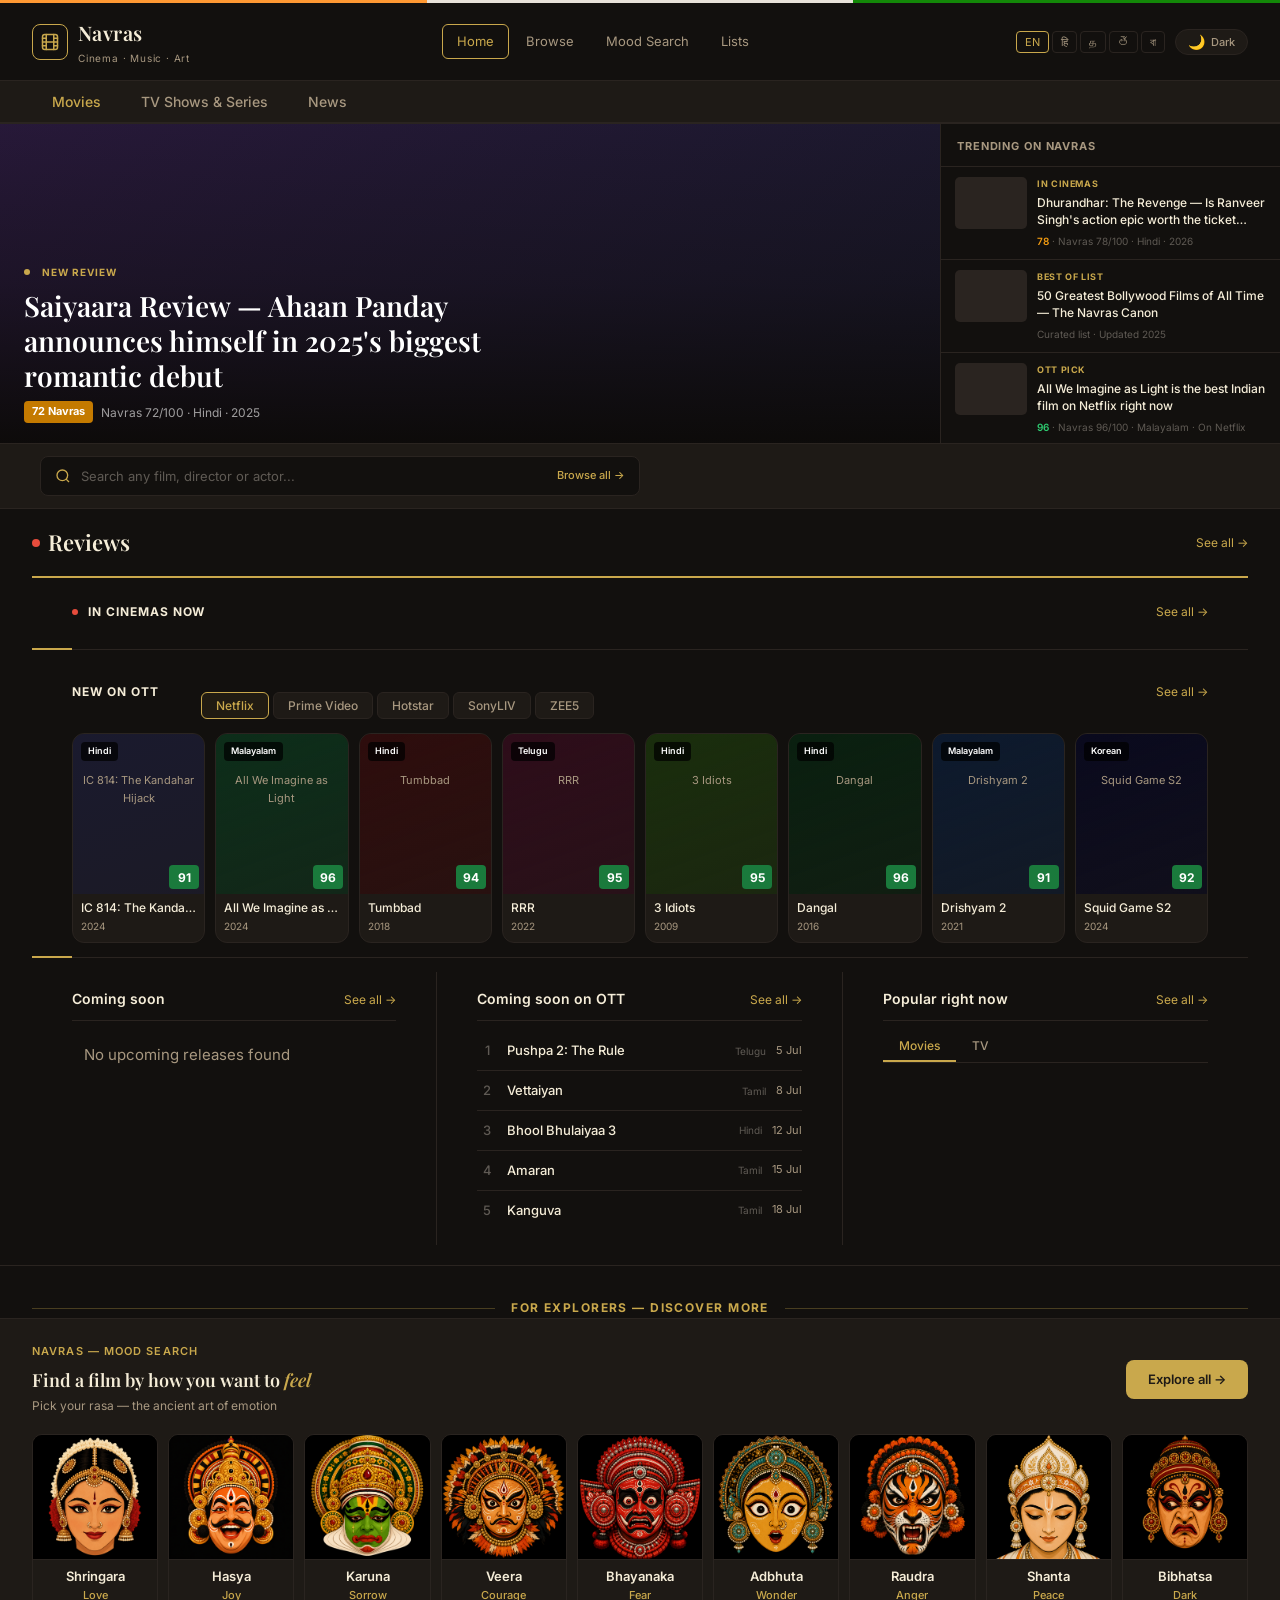
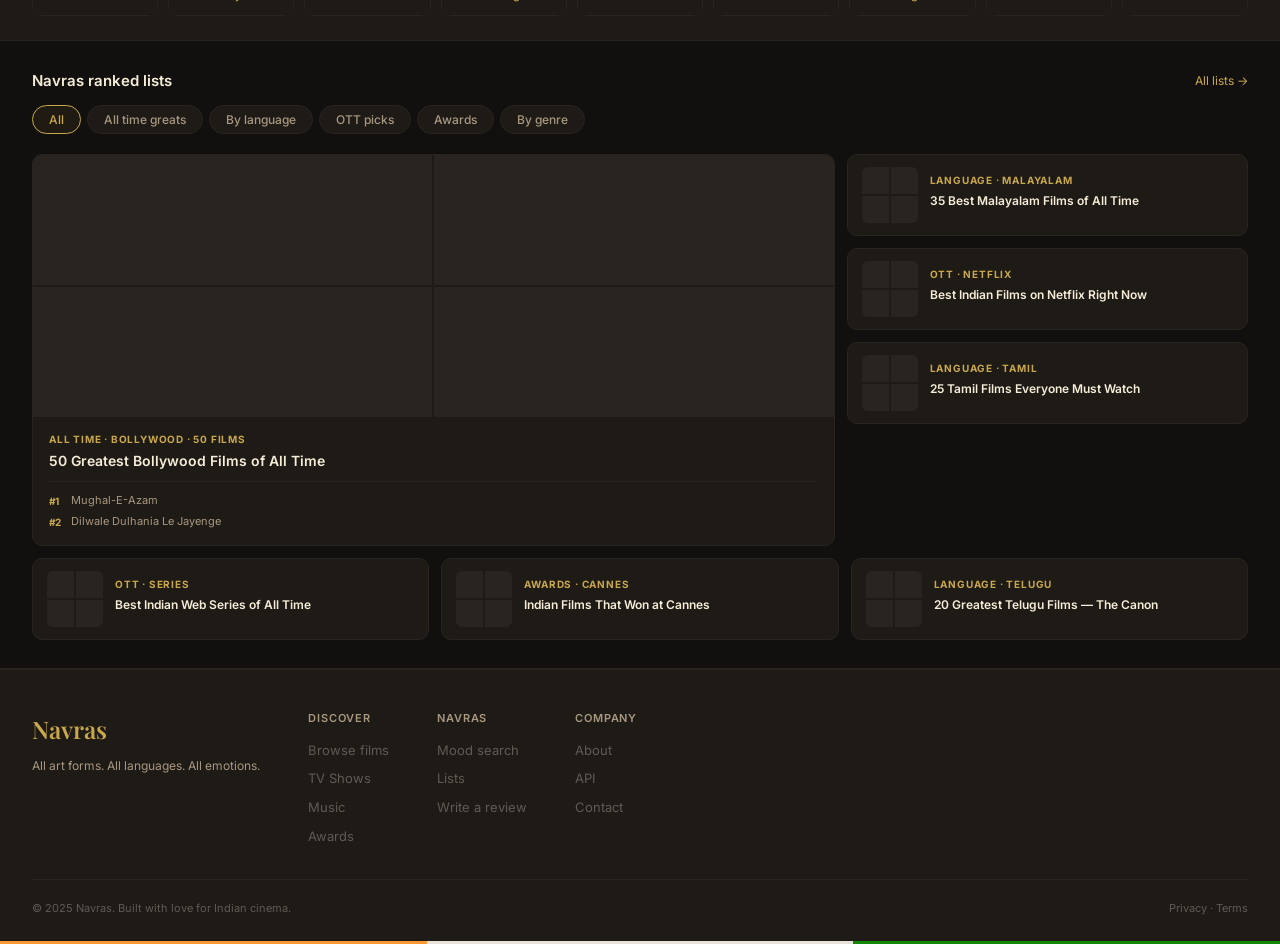
<file: index.html>
<!DOCTYPE html>
<html lang="en">
<head>
  <meta charset="UTF-8" />
  <meta name="viewport" content="width=device-width, initial-scale=1.0" />
  <title>Navras — Indian Cinema, Rated by Emotion</title>
  <meta name="description" content="The definitive Indian film review site. Scores, verdicts and mood ratings for every Indian film across every language." />
  <link rel="preconnect" href="https://fonts.googleapis.com" />
  <link rel="preconnect" href="https://fonts.gstatic.com" crossorigin />
  <link href="https://fonts.googleapis.com/css2?family=Inter:wght@400;500;600&family=Playfair+Display:ital,wght@0,600;1,600&display=swap" rel="stylesheet" />
  <link rel="stylesheet" href="css/theme.css" />
  <link rel="stylesheet" href="css/style.css" />
  <link rel="stylesheet" href="css/home.css" />
</head>
<body>

  <div class="tricolour"><span></span><span></span><span></span></div>

  <!-- NAV -->
  <nav class="nav">
    <a href="index.html" class="nav-logo">
      <div class="logo-mark">
        <svg width="18" height="18" viewBox="0 0 24 24" fill="none" stroke="currentColor" stroke-width="2" stroke-linecap="round" stroke-linejoin="round" style="color:var(--gold)"><rect x="2" y="2" width="20" height="20" rx="3"/><path d="M7 2v20M17 2v20M2 12h20M2 7h5M2 17h5M17 7h5M17 17h5"/></svg>
      </div>
      <div>
        <div class="logo-text">Navras</div>
        <div class="logo-sub">Cinema · Music · Art</div>
      </div>
    </a>
    <div class="nav-links">
      <a href="index.html" class="nav-link active">Home</a>
      <a href="pages/browse.html" class="nav-link">Browse</a>
      <a href="pages/mood.html" class="nav-link">Mood Search</a>
      <a href="pages/lists.html" class="nav-link">Lists</a>
    </div>
    <div class="nav-right">
      <div class="lang-switcher">
        <button class="lang-btn active">EN</button>
        <button class="lang-btn">हि</button>
        <button class="lang-btn">த</button>
        <button class="lang-btn">తె</button>
        <button class="lang-btn">বা</button>
      </div>
      <button class="theme-toggle" id="themeToggle" onclick="toggleTheme()">
        <span class="toggle-icon" id="toggleIcon">🌙</span>
        <span class="toggle-label" id="toggleLabel">Dark</span>
      </button>
    </div>
    <button class="hamburger" id="hamburger"><span></span><span></span><span></span></button>
  </nav>

  <div class="mobile-menu" id="mobileMenu">
    <a href="index.html" class="mobile-link active">Home</a>
    <a href="pages/browse.html" class="mobile-link">Browse</a>
    <a href="pages/mood.html" class="mobile-link">Mood Search</a>
    <a href="pages/lists.html" class="mobile-link">Lists</a>
  </div>

  <!-- TOP TABS — Movies / TV Shows / News -->
  <div class="top-tabs-bar">
    <button class="top-tab active" data-tab="movies">Movies</button>
    <button class="top-tab" data-tab="tv">TV Shows & Series</button>
    <button class="top-tab" data-tab="news">News</button>
  </div>


  <!-- EDITORIAL STRIP -->
  <div class="editorial-strip">
    <!-- LEFT: Featured big story -->
    <div class="editorial-featured" id="editorialFeatured">
      <div class="ef-img-wrap">
        <div class="ef-img" id="efImg"></div>
        <div class="ef-overlay"></div>
        <div class="ef-content">
          <div class="ef-category" id="efCategory">Featured</div>
          <div class="ef-title" id="efTitle">Loading...</div>
          <div class="ef-meta" id="efMeta"></div>
        </div>
      </div>
    </div>
    <!-- RIGHT: Scrolling story cards -->
    <div class="editorial-stories">
      <div class="es-header">
        <div class="es-title">Trending on Navras</div>
      </div>
      <div class="es-list" id="esList"></div>
    </div>
  </div>

  <!-- COMPACT SEARCH -->
  <div class="home-search-compact">
    <div class="home-searchbar-compact">
      <svg width="16" height="16" viewBox="0 0 24 24" fill="none" stroke="var(--gold)" stroke-width="2"><circle cx="11" cy="11" r="8"/><path d="m21 21-4.35-4.35"/></svg>
      <input type="text" id="heroSearch" placeholder="Search any film, director or actor..." autocomplete="off" />
      <a href="pages/browse.html" class="search-browse-btn-compact">Browse all →</a>
    </div>
  </div>



    <!-- MOVIES TAB CONTENT -->
  <div id="tab-movies">

    <!-- REVIEWS MEGA SECTION — unified -->
    <section class="reviews-mega-section">

      <div class="rms-header">
        <div class="rms-title"><span class="live-dot"></span>Reviews</div>
        <a href="pages/browse.html" class="home-see-all">See all →</a>
      </div>

      <!-- IN CINEMAS NOW -->
      <div class="rms-sub-section">
        <div class="rms-sub-head">
          <span class="live-dot" style="width:6px;height:6px;"></span>
          <span class="rms-sub-title">In cinemas now</span>
          <a href="pages/browse.html" class="rms-sub-link">See all →</a>
        </div>
        <div class="cinemas-grid" id="cinemasGrid">
          <div class="poster-skeleton"></div><div class="poster-skeleton"></div>
          <div class="poster-skeleton"></div><div class="poster-skeleton"></div>
          <div class="poster-skeleton"></div><div class="poster-skeleton"></div>
        </div>
      </div>

      <div class="rms-divider"></div>

      <!-- NEW ON OTT — poster cards like cinemas -->
      <div class="rms-sub-section">
        <div class="rms-sub-head">
          <span class="rms-sub-title">New on OTT</span>
          <div class="ott-platform-tabs" id="ottPosterTabs">
            <button class="ott-tab active" data-ottposter="netflix">Netflix</button>
            <button class="ott-tab" data-ottposter="prime">Prime Video</button>
            <button class="ott-tab" data-ottposter="hotstar">Hotstar</button>
            <button class="ott-tab" data-ottposter="sony">SonyLIV</button>
            <button class="ott-tab" data-ottposter="zee5">ZEE5</button>
          </div>
          <a href="pages/browse.html" class="rms-sub-link">See all →</a>
        </div>
        <div class="cinemas-grid" id="ottPosterGrid">
          <div class="poster-skeleton"></div><div class="poster-skeleton"></div>
          <div class="poster-skeleton"></div><div class="poster-skeleton"></div>
          <div class="poster-skeleton"></div><div class="poster-skeleton"></div>
        </div>
      </div>

      <div class="rms-divider"></div>

      <!-- THREE TEXT LISTS: Coming Soon | OTT | Popular -->
      <div class="bottom-three-row">

        <!-- Coming soon -->
        <div class="btrow-col">
          <div class="prt-tab-group">
            <span class="prt-label">Coming soon</span>
            <a href="pages/browse.html" class="prt-viewall">See all →</a>
          </div>
          <div class="prt-list" id="comingGrid">
            <div class="prt-skeleton"></div><div class="prt-skeleton"></div>
            <div class="prt-skeleton"></div><div class="prt-skeleton"></div>
            <div class="prt-skeleton"></div>
          </div>
        </div>

        <!-- Coming soon on OTT text list -->
        <div class="btrow-col">
          <div class="prt-tab-group">
            <span class="prt-label">Coming soon on OTT</span>
            <a href="pages/browse.html" class="prt-viewall">See all →</a>
          </div>
          <div class="prt-list" id="ottComingList">
            <div class="prt-skeleton"></div><div class="prt-skeleton"></div>
            <div class="prt-skeleton"></div><div class="prt-skeleton"></div>
            <div class="prt-skeleton"></div>
          </div>
        </div>

        <!-- Popular right now -->
        <div class="btrow-col">
          <div class="prt-tab-group">
            <span class="prt-label">Popular right now</span>
            <a href="pages/browse.html" class="prt-viewall">See all →</a>
          </div>
          <div class="prt-col-tabs">
            <button class="prt-platform active" data-prt="movies">Movies</button>
            <button class="prt-platform" data-prt="tv">TV</button>
          </div>
          <div class="prt-list" id="popularMoviesList">
            <div class="prt-skeleton"></div><div class="prt-skeleton"></div>
            <div class="prt-skeleton"></div><div class="prt-skeleton"></div>
            <div class="prt-skeleton"></div>
          </div>
          <div class="prt-list" id="popularTVList" style="display:none;">
            <div class="prt-skeleton"></div><div class="prt-skeleton"></div>
            <div class="prt-skeleton"></div><div class="prt-skeleton"></div>
            <div class="prt-skeleton"></div>
          </div>
        </div>

      </div>

    </section>

  </div>

  <!-- TV SHOWS TAB CONTENT -->
  <div id="tab-tv" style="display:none;">
    <section class="home-section">
      <div class="home-section-head">
        <div class="home-section-title"><span class="live-dot"></span>Popular series right now</div>
        <a href="pages/browse.html" class="home-see-all">See all →</a>
      </div>
      <div class="cinemas-grid" id="tvGrid">
        <div class="poster-skeleton"></div><div class="poster-skeleton"></div>
        <div class="poster-skeleton"></div><div class="poster-skeleton"></div>
        <div class="poster-skeleton"></div><div class="poster-skeleton"></div>
      </div>
    </section>
    <section class="home-section">
      <div class="home-section-head">
        <div class="home-section-title">Top rated Indian series</div>
      </div>
      <div class="reviews-list" id="tvReviewsList">
        <div class="review-skeleton"></div><div class="review-skeleton"></div>
        <div class="review-skeleton"></div>
      </div>
    </section>
  </div>

  <!-- NEWS TAB CONTENT -->
  <div id="tab-news" style="display:none;">
    <section class="home-section">
      <div class="home-section-title" style="margin-bottom:20px;">Latest from Indian cinema</div>
      <div class="news-grid" id="newsGrid">
        <div class="news-card"><div class="news-thumb-skeleton"></div><div class="news-info"><div class="news-cat">Box Office</div><div class="news-title">Pushpa 2 crosses ₹1800 crore worldwide — becomes highest grossing Indian film ever</div><div class="news-meta">Navras · 2 days ago</div></div></div>
        <div class="news-card"><div class="news-thumb-skeleton"></div><div class="news-info"><div class="news-cat">Awards</div><div class="news-title">All We Imagine as Light wins Grand Prix at Cannes 2024 — India's greatest triumph at the festival</div><div class="news-meta">Navras · 1 week ago</div></div></div>
        <div class="news-card"><div class="news-thumb-skeleton"></div><div class="news-info"><div class="news-cat">Release</div><div class="news-title">Kantara Chapter 1 release date confirmed — Rishab Shetty speaks about the sequel</div><div class="news-meta">Navras · 3 days ago</div></div></div>
        <div class="news-card"><div class="news-thumb-skeleton"></div><div class="news-info"><div class="news-cat">Review</div><div class="news-title">Saiyaara review — Ahaan Panday announces himself in the most-searched film of 2025</div><div class="news-meta">Navras · 5 days ago</div></div></div>
        <div class="news-card"><div class="news-thumb-skeleton"></div><div class="news-info"><div class="news-cat">OTT</div><div class="news-title">The Family Man Season 3 — everything we know about the release date and cast</div><div class="news-meta">Navras · 1 week ago</div></div></div>
        <div class="news-card"><div class="news-thumb-skeleton"></div><div class="news-info"><div class="news-cat">Industry</div><div class="news-title">Malayalam cinema box office 2025 — how Kerala is redefining Indian film</div><div class="news-meta">Navras · 4 days ago</div></div></div>
      </div>
    </section>
  </div>

  <!-- EXPLORER ZONE -->
  <div class="explorer-divider">
    <span>For explorers — discover more</span>
  </div>

  <!-- NAVRAS MOOD SEARCH -->
  <section class="home-section navras-section">
    <div class="navras-section-top">
      <div class="navras-section-top-left">
        <div class="navras-label">Navras — Mood Search</div>
        <div class="navras-title" style="font-size:18px;margin-bottom:4px;">Find a film by how you want to <em>feel</em></div>
        <div class="navras-sub" style="font-size:12px;margin-bottom:0;">Pick your rasa — the ancient art of emotion</div>
      </div>
      <a href="pages/mood.html" class="navras-cta">Explore all →</a>
    </div>
    <div class="navras-face-grid-mini">

      <a href="pages/mood.html" class="rasa-mini-card" title="Shringara — Love">
        <img src="images/rasas/shringara.png" class="rasa-mini-svg" alt="Shringara" loading="lazy">
        <div class="rasa-mini-label"><div class="rml-name">Shringara</div><div class="rml-mean">Love</div></div>
      </a>

      <a href="pages/mood.html" class="rasa-mini-card" title="Hasya — Joy">
        <img src="images/rasas/hasya.png" class="rasa-mini-svg" alt="Hasya" loading="lazy">
        <div class="rasa-mini-label"><div class="rml-name">Hasya</div><div class="rml-mean">Joy</div></div>
      </a>

      <a href="pages/mood.html" class="rasa-mini-card" title="Karuna — Sorrow">
        <img src="images/rasas/karuna.png" class="rasa-mini-svg" alt="Karuna" loading="lazy">
        <div class="rasa-mini-label"><div class="rml-name">Karuna</div><div class="rml-mean">Sorrow</div></div>
      </a>

      <a href="pages/mood.html" class="rasa-mini-card" title="Veera — Courage">
        <img src="images/rasas/veera.png" class="rasa-mini-svg" alt="Veera" loading="lazy">
        <div class="rasa-mini-label"><div class="rml-name">Veera</div><div class="rml-mean">Courage</div></div>
      </a>

      <a href="pages/mood.html" class="rasa-mini-card" title="Bhayanaka — Fear">
        <img src="images/rasas/bhayanaka.png" class="rasa-mini-svg" alt="Bhayanaka" loading="lazy">
        <div class="rasa-mini-label"><div class="rml-name">Bhayanaka</div><div class="rml-mean">Fear</div></div>
      </a>

      <a href="pages/mood.html" class="rasa-mini-card" title="Adbhuta — Wonder">
        <img src="images/rasas/adbhuta.png" class="rasa-mini-svg" alt="Adbhuta" loading="lazy">
        <div class="rasa-mini-label"><div class="rml-name">Adbhuta</div><div class="rml-mean">Wonder</div></div>
      </a>

      <a href="pages/mood.html" class="rasa-mini-card" title="Raudra — Anger">
        <img src="images/rasas/raudra.png" class="rasa-mini-svg" alt="Raudra" loading="lazy">
        <div class="rasa-mini-label"><div class="rml-name">Raudra</div><div class="rml-mean">Anger</div></div>
      </a>

      <a href="pages/mood.html" class="rasa-mini-card" title="Shanta — Peace">
        <img src="images/rasas/shanta.png" class="rasa-mini-svg" alt="Shanta" loading="lazy">
        <div class="rasa-mini-label"><div class="rml-name">Shanta</div><div class="rml-mean">Peace</div></div>
      </a>

      <a href="pages/mood.html" class="rasa-mini-card" title="Bibhatsa — Dark">
        <img src="images/rasas/bibhatsa.png" class="rasa-mini-svg" alt="Bibhatsa" loading="lazy">
        <div class="rasa-mini-label"><div class="rml-name">Bibhatsa</div><div class="rml-mean">Dark</div></div>
      </a>

    </div>
  </section>

  <!-- RANKER-STYLE LISTS + RANKINGS -->
  <section class="explorer-lists-section">
    <div class="home-section-head">
      <div class="home-section-title">Navras ranked lists</div>
      <a href="pages/lists.html" class="home-see-all">All lists →</a>
    </div>

    <!-- Category filter -->
    <div class="explorer-filter-tabs" id="explorerFilterTabs">
      <button class="eft-btn active" data-filter="all">All</button>
      <button class="eft-btn" data-filter="alltime">All time greats</button>
      <button class="eft-btn" data-filter="language">By language</button>
      <button class="eft-btn" data-filter="ott">OTT picks</button>
      <button class="eft-btn" data-filter="awards">Awards</button>
      <button class="eft-btn" data-filter="genre">By genre</button>
    </div>

    <div class="explorer-lists-grid" id="explorerListsGrid">
      <!-- Filled by JS with visual cards -->
    </div>
  </section>

  <footer class="footer">
    <div class="footer-inner">
      <div class="footer-brand">
        <div class="footer-logo">Navras</div>
        <div class="footer-tagline">All art forms. All languages. All emotions.</div>
      </div>
      <div class="footer-links-grid">
        <div class="footer-col">
          <div class="footer-col-title">Discover</div>
          <a href="pages/browse.html">Browse films</a>
          <a href="#">TV Shows</a>
          <a href="#">Music</a>
          <a href="#">Awards</a>
        </div>
        <div class="footer-col">
          <div class="footer-col-title">Navras</div>
          <a href="pages/mood.html">Mood search</a>
          <a href="pages/lists.html">Lists</a>
          <a href="#">Write a review</a>
        </div>
        <div class="footer-col">
          <div class="footer-col-title">Company</div>
          <a href="#">About</a>
          <a href="#">API</a>
          <a href="#">Contact</a>
        </div>
      </div>
    </div>
    <div class="footer-bottom">
      <span>© 2025 Navras. Built with love for Indian cinema.</span>
      <span>Privacy · Terms</span>
    </div>
  </footer>

  <div class="tricolour"><span></span><span></span><span></span></div>

  <script src="js/config.js"></script>
  <script src="js/tmdb.js"></script>
  <script src="js/main.js"></script>
  <script src="js/home.js"></script>
</body>
</html>
</file>
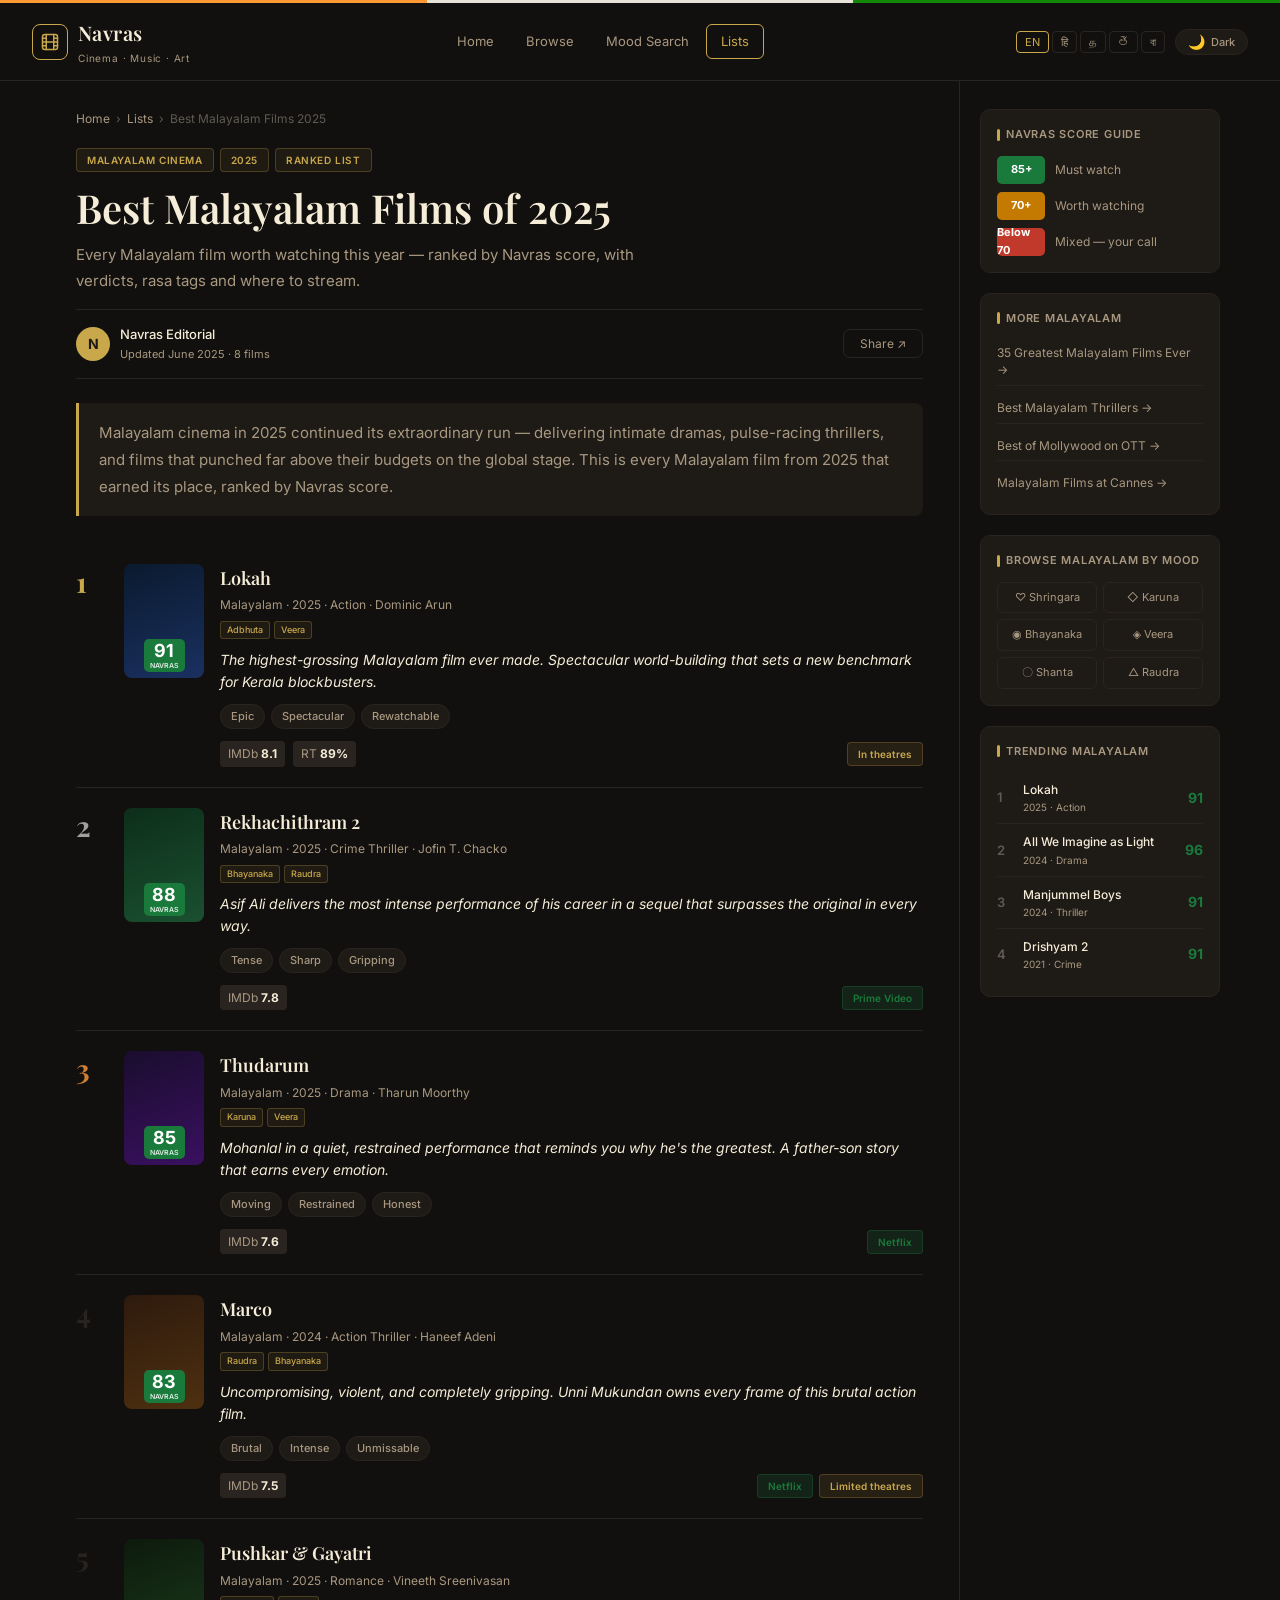
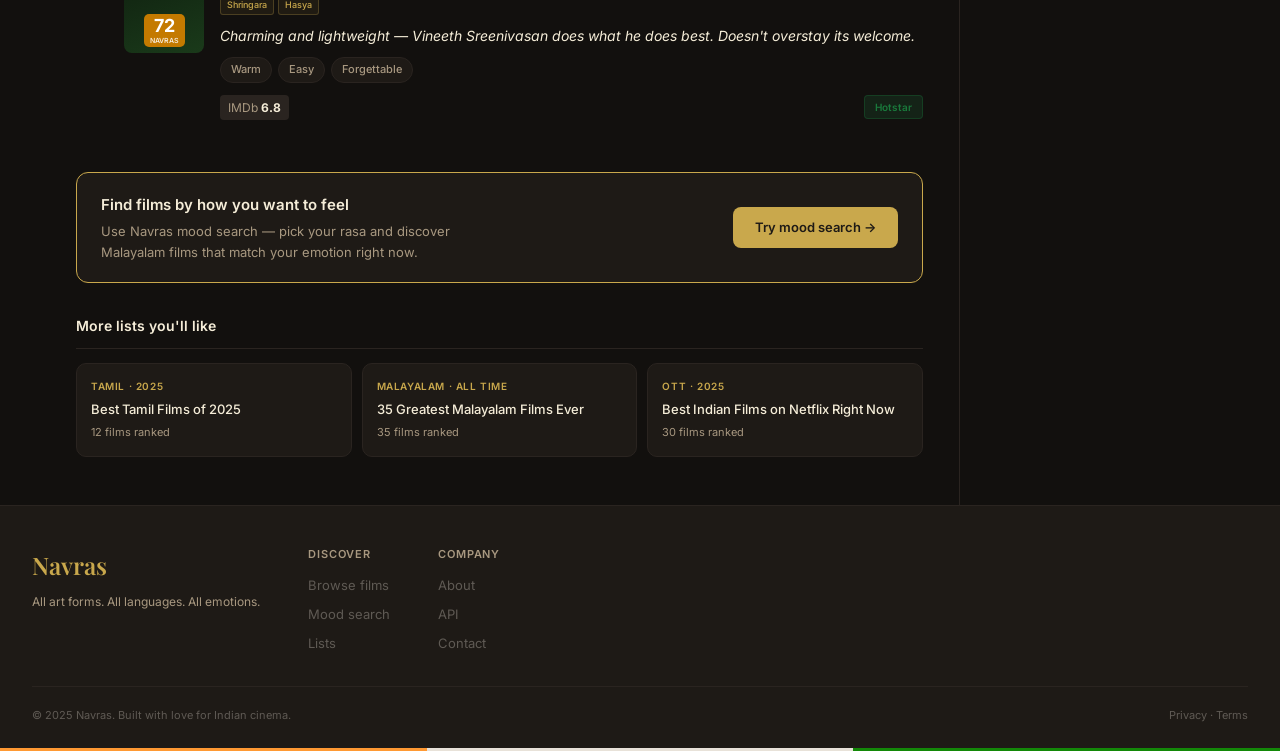
<file: pages/article.html>
<!DOCTYPE html>
<html lang="en">
<head>
  <meta charset="UTF-8" />
  <meta name="viewport" content="width=device-width, initial-scale=1.0" />
  <title>Best Malayalam Films of 2025 — Navras</title>
  <meta name="description" content="The best Malayalam films of 2025 — ranked by Navras score. From Lokah to Manjummel Boys 2, every Malayalam film worth watching this year." />

  <!-- SEO -->
  <meta property="og:title" content="Best Malayalam Films of 2025 — Navras" />
  <meta property="og:description" content="The definitive ranked list of the best Malayalam films of 2025. Navras scores, verdicts and where to watch." />
  <meta property="og:type" content="article" />

  <link rel="preconnect" href="https://fonts.googleapis.com" />
  <link rel="preconnect" href="https://fonts.gstatic.com" crossorigin />
  <link href="https://fonts.googleapis.com/css2?family=Inter:wght@400;500;600&family=Playfair+Display:ital,wght@0,600;1,600&display=swap" rel="stylesheet" />
  <link rel="stylesheet" href="../css/theme.css" />
  <link rel="stylesheet" href="../css/style.css" />
  <link rel="stylesheet" href="../css/article.css" />
</head>
<body>

  <div class="tricolour"><span></span><span></span><span></span></div>

  <nav class="nav">
    <a href="../index.html" class="nav-logo">
      <div class="logo-mark">
        <svg width="18" height="18" viewBox="0 0 24 24" fill="none" stroke="currentColor" stroke-width="2" stroke-linecap="round" stroke-linejoin="round" style="color:var(--gold)"><rect x="2" y="2" width="20" height="20" rx="3"/><path d="M7 2v20M17 2v20M2 12h20M2 7h5M2 17h5M17 7h5M17 17h5"/></svg>
      </div>
      <div>
        <div class="logo-text">Navras</div>
        <div class="logo-sub">Cinema · Music · Art</div>
      </div>
    </a>
    <div class="nav-links">
      <a href="../index.html" class="nav-link">Home</a>
      <a href="browse.html" class="nav-link">Browse</a>
      <a href="mood.html" class="nav-link">Mood Search</a>
      <a href="lists.html" class="nav-link active">Lists</a>
    </div>
    <div class="nav-right">
      <div class="lang-switcher">
        <button class="lang-btn active">EN</button>
        <button class="lang-btn">हि</button>
        <button class="lang-btn">த</button>
        <button class="lang-btn">తె</button>
        <button class="lang-btn">বা</button>
      </div>
      <button class="theme-toggle" id="themeToggle" onclick="toggleTheme()">
        <span class="toggle-icon" id="toggleIcon">🌙</span>
        <span class="toggle-label" id="toggleLabel">Dark</span>
      </button>
    </div>
    <button class="hamburger" id="hamburger"><span></span><span></span><span></span></button>
  </nav>

  <div class="mobile-menu" id="mobileMenu">
    <a href="../index.html" class="mobile-link">Home</a>
    <a href="browse.html" class="mobile-link">Browse</a>
    <a href="mood.html" class="mobile-link">Mood Search</a>
    <a href="lists.html" class="mobile-link active">Lists</a>
  </div>

  <!-- ARTICLE LAYOUT -->
  <div class="article-wrap">

    <!-- MAIN CONTENT -->
    <main class="article-main">

      <!-- Breadcrumb -->
      <div class="article-breadcrumb">
        <a href="../index.html">Home</a>
        <span>›</span>
        <a href="lists.html">Lists</a>
        <span>›</span>
        <span>Best Malayalam Films 2025</span>
      </div>

      <!-- Article header -->
      <header class="article-header">
        <div class="article-category">
          <span class="article-cat-tag">Malayalam Cinema</span>
          <span class="article-cat-tag">2025</span>
          <span class="article-cat-tag">Ranked List</span>
        </div>
        <h1 class="article-title">Best Malayalam Films of 2025</h1>
        <p class="article-subtitle">Every Malayalam film worth watching this year — ranked by Navras score, with verdicts, rasa tags and where to stream.</p>
        <div class="article-meta">
          <div class="article-author">
            <div class="author-avatar">N</div>
            <div class="author-info">
              <div class="author-name">Navras Editorial</div>
              <div class="author-date">Updated June 2025 · 8 films</div>
            </div>
          </div>
          <div class="article-share">
            <button class="share-btn" onclick="shareArticle()">Share ↗</button>
          </div>
        </div>
      </header>

      <!-- Article intro -->
      <div class="article-intro">
        Malayalam cinema in 2025 continued its extraordinary run — delivering intimate dramas, pulse-racing thrillers, and films that punched far above their budgets on the global stage. This is every Malayalam film from 2025 that earned its place, ranked by Navras score.
      </div>

      <!-- FILM LIST -->
      <div class="article-film-list">

        <!-- Film entry 1 -->
        <div class="article-film-entry">
          <div class="afe-rank">1</div>
          <div class="afe-poster" style="background:linear-gradient(160deg,#0a1a2e,#1a3060);">
            <div class="afe-score green">91<span>NAVRAS</span></div>
          </div>
          <div class="afe-content">
            <div class="afe-top">
              <div class="afe-title">Lokah</div>
              <div class="afe-meta">Malayalam · 2025 · Action · Dominic Arun</div>
              <div class="afe-rasas">
                <span class="rtag">Adbhuta</span>
                <span class="rtag">Veera</span>
              </div>
            </div>
            <div class="afe-verdict">The highest-grossing Malayalam film ever made. Spectacular world-building that sets a new benchmark for Kerala blockbusters.</div>
            <div class="afe-three-words">
              <span class="afe-word">Epic</span>
              <span class="afe-word">Spectacular</span>
              <span class="afe-word">Rewatchable</span>
            </div>
            <div class="afe-bottom">
              <div class="afe-scores">
                <span class="afe-ext-score">IMDb <strong>8.1</strong></span>
                <span class="afe-ext-score">RT <strong>89%</strong></span>
              </div>
              <div class="afe-watch">
                <span class="afe-watch-badge theatre">In theatres</span>
              </div>
            </div>
          </div>
        </div>

        <!-- Film entry 2 -->
        <div class="article-film-entry">
          <div class="afe-rank">2</div>
          <div class="afe-poster" style="background:linear-gradient(160deg,#0d2e1a,#1a5030);">
            <div class="afe-score green">88<span>NAVRAS</span></div>
          </div>
          <div class="afe-content">
            <div class="afe-top">
              <div class="afe-title">Rekhachithram 2</div>
              <div class="afe-meta">Malayalam · 2025 · Crime Thriller · Jofin T. Chacko</div>
              <div class="afe-rasas">
                <span class="rtag">Bhayanaka</span>
                <span class="rtag">Raudra</span>
              </div>
            </div>
            <div class="afe-verdict">Asif Ali delivers the most intense performance of his career in a sequel that surpasses the original in every way.</div>
            <div class="afe-three-words">
              <span class="afe-word">Tense</span>
              <span class="afe-word">Sharp</span>
              <span class="afe-word">Gripping</span>
            </div>
            <div class="afe-bottom">
              <div class="afe-scores">
                <span class="afe-ext-score">IMDb <strong>7.8</strong></span>
              </div>
              <div class="afe-watch">
                <span class="afe-watch-badge ott">Prime Video</span>
              </div>
            </div>
          </div>
        </div>

        <!-- Film entry 3 -->
        <div class="article-film-entry">
          <div class="afe-rank">3</div>
          <div class="afe-poster" style="background:linear-gradient(160deg,#1a0d2e,#3a1060);">
            <div class="afe-score green">85<span>NAVRAS</span></div>
          </div>
          <div class="afe-content">
            <div class="afe-top">
              <div class="afe-title">Thudarum</div>
              <div class="afe-meta">Malayalam · 2025 · Drama · Tharun Moorthy</div>
              <div class="afe-rasas">
                <span class="rtag">Karuna</span>
                <span class="rtag">Veera</span>
              </div>
            </div>
            <div class="afe-verdict">Mohanlal in a quiet, restrained performance that reminds you why he's the greatest. A father-son story that earns every emotion.</div>
            <div class="afe-three-words">
              <span class="afe-word">Moving</span>
              <span class="afe-word">Restrained</span>
              <span class="afe-word">Honest</span>
            </div>
            <div class="afe-bottom">
              <div class="afe-scores">
                <span class="afe-ext-score">IMDb <strong>7.6</strong></span>
              </div>
              <div class="afe-watch">
                <span class="afe-watch-badge ott">Netflix</span>
              </div>
            </div>
          </div>
        </div>

        <!-- Film entry 4 -->
        <div class="article-film-entry">
          <div class="afe-rank">4</div>
          <div class="afe-poster" style="background:linear-gradient(160deg,#2e1a0d,#4e3010);">
            <div class="afe-score green">83<span>NAVRAS</span></div>
          </div>
          <div class="afe-content">
            <div class="afe-top">
              <div class="afe-title">Marco</div>
              <div class="afe-meta">Malayalam · 2024 · Action Thriller · Haneef Adeni</div>
              <div class="afe-rasas">
                <span class="rtag">Raudra</span>
                <span class="rtag">Bhayanaka</span>
              </div>
            </div>
            <div class="afe-verdict">Uncompromising, violent, and completely gripping. Unni Mukundan owns every frame of this brutal action film.</div>
            <div class="afe-three-words">
              <span class="afe-word">Brutal</span>
              <span class="afe-word">Intense</span>
              <span class="afe-word">Unmissable</span>
            </div>
            <div class="afe-bottom">
              <div class="afe-scores">
                <span class="afe-ext-score">IMDb <strong>7.5</strong></span>
              </div>
              <div class="afe-watch">
                <span class="afe-watch-badge ott">Netflix</span>
                <span class="afe-watch-badge theatre">Limited theatres</span>
              </div>
            </div>
          </div>
        </div>

        <!-- Film entry 5 -->
        <div class="article-film-entry">
          <div class="afe-rank">5</div>
          <div class="afe-poster" style="background:linear-gradient(160deg,#0d1a0d,#1a3a1a);">
            <div class="afe-score amber">72<span>NAVRAS</span></div>
          </div>
          <div class="afe-content">
            <div class="afe-top">
              <div class="afe-title">Pushkar & Gayatri</div>
              <div class="afe-meta">Malayalam · 2025 · Romance · Vineeth Sreenivasan</div>
              <div class="afe-rasas">
                <span class="rtag">Shringara</span>
                <span class="rtag">Hasya</span>
              </div>
            </div>
            <div class="afe-verdict">Charming and lightweight — Vineeth Sreenivasan does what he does best. Doesn't overstay its welcome.</div>
            <div class="afe-three-words">
              <span class="afe-word">Warm</span>
              <span class="afe-word">Easy</span>
              <span class="afe-word">Forgettable</span>
            </div>
            <div class="afe-bottom">
              <div class="afe-scores">
                <span class="afe-ext-score">IMDb <strong>6.8</strong></span>
              </div>
              <div class="afe-watch">
                <span class="afe-watch-badge ott">Hotstar</span>
              </div>
            </div>
          </div>
        </div>

      </div><!-- end film list -->

      <!-- Bottom CTA -->
      <div class="article-cta">
        <div class="article-cta-text">
          <div class="article-cta-title">Find films by how you want to feel</div>
          <div class="article-cta-sub">Use Navras mood search — pick your rasa and discover Malayalam films that match your emotion right now.</div>
        </div>
        <a href="mood.html" class="article-cta-btn">Try mood search →</a>
      </div>

      <!-- Related articles -->
      <div class="related-articles">
        <div class="related-title">More lists you'll like</div>
        <div class="related-grid">
          <a href="article.html" class="related-card">
            <div class="related-card-tag">Tamil · 2025</div>
            <div class="related-card-title">Best Tamil Films of 2025</div>
            <div class="related-card-count">12 films ranked</div>
          </a>
          <a href="article.html" class="related-card">
            <div class="related-card-tag">Malayalam · All time</div>
            <div class="related-card-title">35 Greatest Malayalam Films Ever</div>
            <div class="related-card-count">35 films ranked</div>
          </a>
          <a href="article.html" class="related-card">
            <div class="related-card-tag">OTT · 2025</div>
            <div class="related-card-title">Best Indian Films on Netflix Right Now</div>
            <div class="related-card-count">30 films ranked</div>
          </a>
        </div>
      </div>

    </main>

    <!-- SIDEBAR -->
    <aside class="article-sidebar">

      <!-- Score guide -->
      <div class="sidebar-widget">
        <div class="sw-title">Navras score guide</div>
        <div class="sw-score-guide">
          <div class="sg-row"><div class="sg-box green">85+</div><span>Must watch</span></div>
          <div class="sg-row"><div class="sg-box amber">70+</div><span>Worth watching</span></div>
          <div class="sg-row"><div class="sg-box red">Below 70</div><span>Mixed — your call</span></div>
        </div>
      </div>

      <!-- More Malayalam lists -->
      <div class="sidebar-widget">
        <div class="sw-title">More Malayalam</div>
        <div class="sw-links">
          <a href="article.html" class="sw-link">35 Greatest Malayalam Films Ever →</a>
          <a href="article.html" class="sw-link">Best Malayalam Thrillers →</a>
          <a href="article.html" class="sw-link">Best of Mollywood on OTT →</a>
          <a href="article.html" class="sw-link">Malayalam Films at Cannes →</a>
        </div>
      </div>

      <!-- Browse by rasa -->
      <div class="sidebar-widget">
        <div class="sw-title">Browse Malayalam by mood</div>
        <div class="sw-rasas">
          <a href="mood.html" class="sw-rasa">♡ Shringara</a>
          <a href="mood.html" class="sw-rasa">◇ Karuna</a>
          <a href="mood.html" class="sw-rasa">◉ Bhayanaka</a>
          <a href="mood.html" class="sw-rasa">◈ Veera</a>
          <a href="mood.html" class="sw-rasa">〇 Shanta</a>
          <a href="mood.html" class="sw-rasa">△ Raudra</a>
        </div>
      </div>

      <!-- Trending this week -->
      <div class="sidebar-widget">
        <div class="sw-title">Trending Malayalam</div>
        <div class="sw-trending">
          <a href="movie.html" class="sw-trend-item">
            <div class="sw-trend-rank">1</div>
            <div class="sw-trend-info">
              <div class="sw-trend-title">Lokah</div>
              <div class="sw-trend-meta">2025 · Action</div>
            </div>
            <div class="sw-trend-score green">91</div>
          </a>
          <a href="movie.html" class="sw-trend-item">
            <div class="sw-trend-rank">2</div>
            <div class="sw-trend-info">
              <div class="sw-trend-title">All We Imagine as Light</div>
              <div class="sw-trend-meta">2024 · Drama</div>
            </div>
            <div class="sw-trend-score green">96</div>
          </a>
          <a href="movie.html" class="sw-trend-item">
            <div class="sw-trend-rank">3</div>
            <div class="sw-trend-info">
              <div class="sw-trend-title">Manjummel Boys</div>
              <div class="sw-trend-meta">2024 · Thriller</div>
            </div>
            <div class="sw-trend-score green">91</div>
          </a>
          <a href="movie.html" class="sw-trend-item">
            <div class="sw-trend-rank">4</div>
            <div class="sw-trend-info">
              <div class="sw-trend-title">Drishyam 2</div>
              <div class="sw-trend-meta">2021 · Crime</div>
            </div>
            <div class="sw-trend-score green">91</div>
          </a>
        </div>
      </div>

    </aside>

  </div><!-- end article-wrap -->

  <footer class="footer">
    <div class="footer-inner">
      <div class="footer-brand">
        <div class="footer-logo">Navras</div>
        <div class="footer-tagline">All art forms. All languages. All emotions.</div>
      </div>
      <div class="footer-links-grid">
        <div class="footer-col">
          <div class="footer-col-title">Discover</div>
          <a href="browse.html">Browse films</a>
          <a href="mood.html">Mood search</a>
          <a href="lists.html">Lists</a>
        </div>
        <div class="footer-col">
          <div class="footer-col-title">Company</div>
          <a href="#">About</a>
          <a href="#">API</a>
          <a href="#">Contact</a>
        </div>
      </div>
    </div>
    <div class="footer-bottom">
      <span>© 2025 Navras. Built with love for Indian cinema.</span>
      <span>Privacy · Terms</span>
    </div>
  </footer>

  <div class="tricolour"><span></span><span></span><span></span></div>

  <script src="../js/config.js"></script>
  <script src="../js/tmdb.js"></script>
  <script src="../js/main.js"></script>
</body>
</html>
</file>
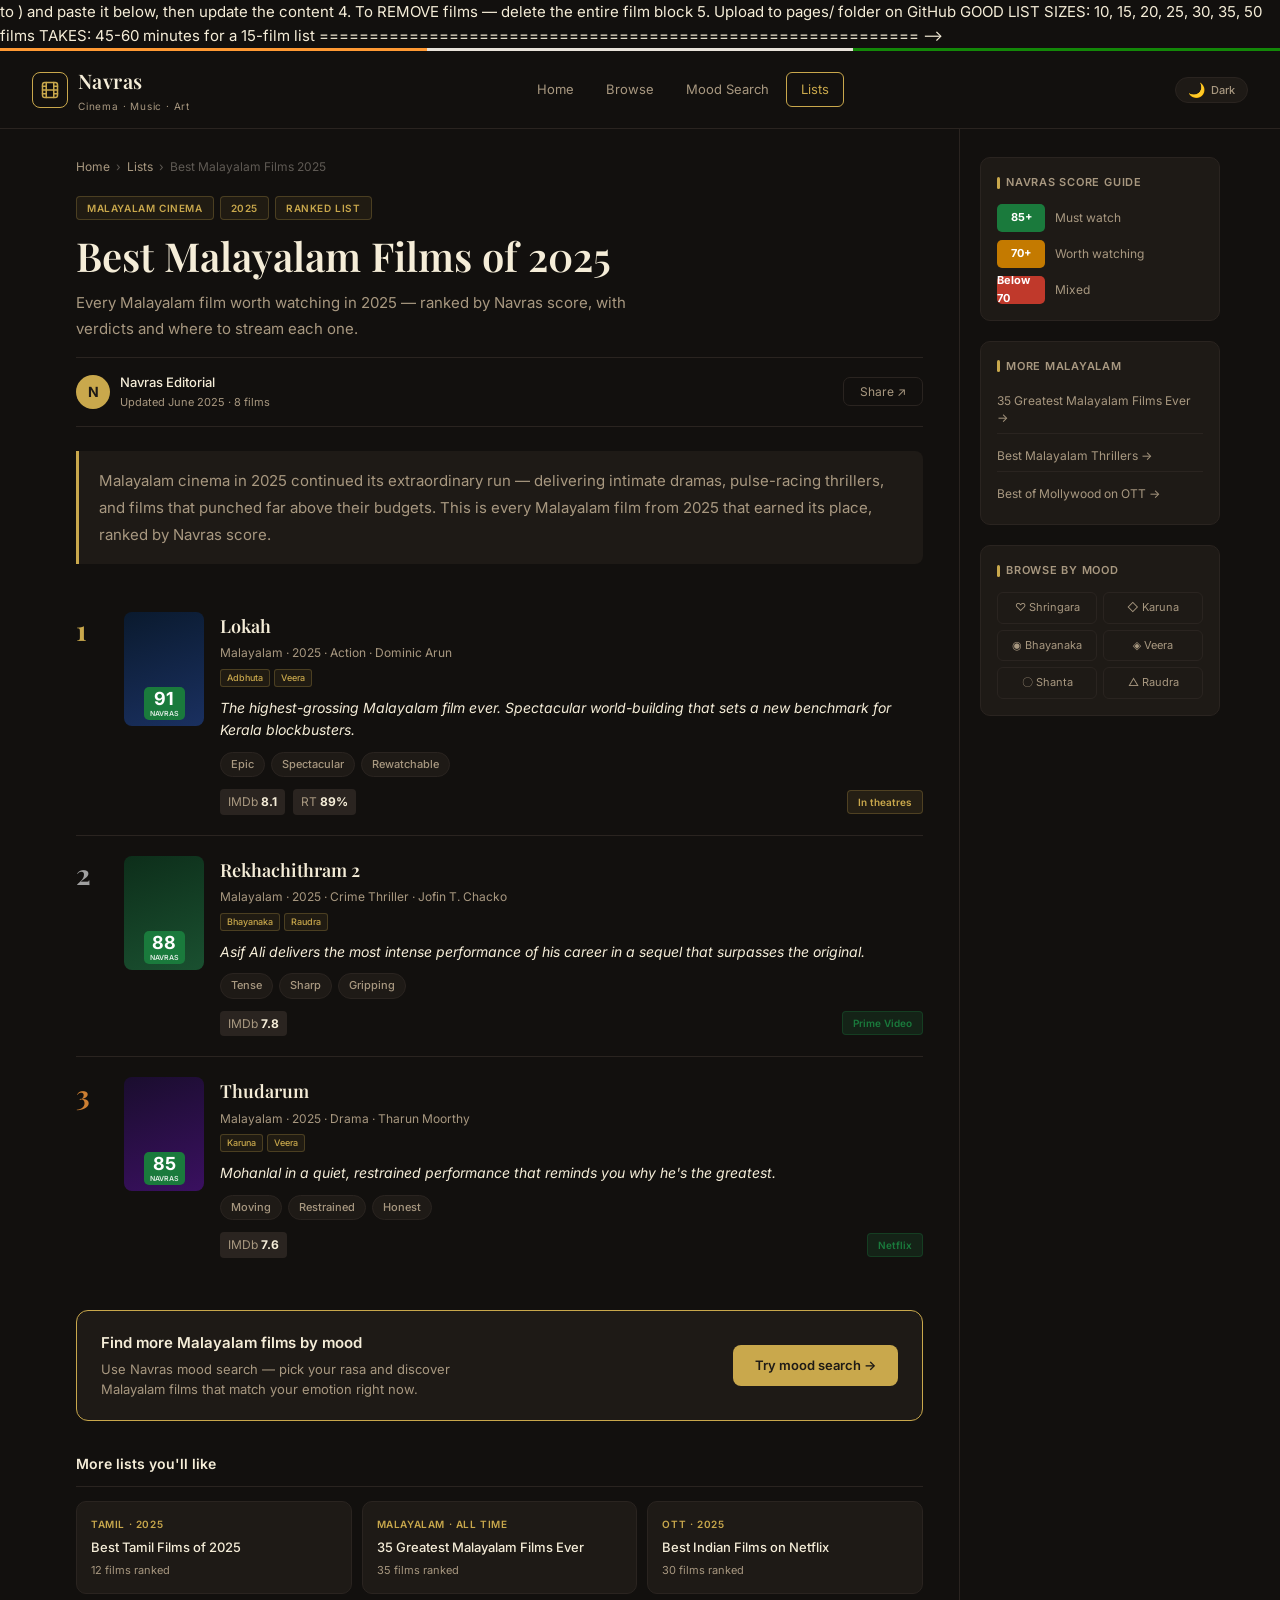
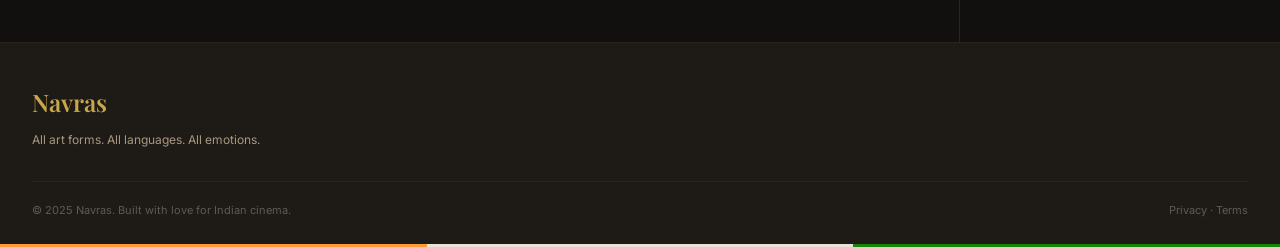
<file: pages/bestof-template.html>
<!DOCTYPE html>
<html lang="en">
<!--
  ============================================================
  NAVRAS — BEST OF LIST TEMPLATE
  ============================================================
  HOW TO USE:
  1. Save a copy with a descriptive filename
     Example: best-malayalam-films-2025.html
             best-hindi-thrillers.html
             best-indian-films-netflix.html

  2. Search for "CHANGE THIS" — replace every marked item

  3. To ADD more films — copy one entire film block
     (from <!-- FILM ENTRY --> to <!-- END FILM ENTRY -->)
     and paste it below, then update the content

  4. To REMOVE films — delete the entire film block

  5. Upload to pages/ folder on GitHub

  GOOD LIST SIZES: 10, 15, 20, 25, 30, 35, 50 films
  TAKES: 45-60 minutes for a 15-film list
  ============================================================
-->
<head>
  <meta charset="UTF-8" />
  <meta name="viewport" content="width=device-width, initial-scale=1.0" />

  <!-- CHANGE THIS: SEO title — include the year and language for Google -->
  <title>Best Malayalam Films of 2025 — Navras Ranked List</title>

  <!-- CHANGE THIS: 150-160 characters for Google snippet -->
  <meta name="description" content="The best Malayalam films of 2025 ranked by Navras score. From Lokah to Rekhachithram 2 — every Malayalam film worth watching this year with verdicts and where to stream." />

  <meta property="og:title" content="Best Malayalam Films of 2025 — Navras" />
  <meta property="og:description" content="Every Malayalam film of 2025 worth watching, ranked by Navras score with verdicts and streaming info." />
  <meta property="og:type" content="article" />

  <link rel="preconnect" href="https://fonts.googleapis.com" />
  <link rel="preconnect" href="https://fonts.gstatic.com" crossorigin />
  <link href="https://fonts.googleapis.com/css2?family=Inter:wght@400;500;600&family=Playfair+Display:ital,wght@0,600;1,600&display=swap" rel="stylesheet" />
  <link rel="stylesheet" href="../css/theme.css" />
  <link rel="stylesheet" href="../css/style.css" />
  <link rel="stylesheet" href="../css/article.css" />
</head>
<body>

  <div class="tricolour"><span></span><span></span><span></span></div>

  <nav class="nav">
    <a href="../index.html" class="nav-logo">
      <div class="logo-mark">
        <svg width="18" height="18" viewBox="0 0 24 24" fill="none" stroke="currentColor" stroke-width="2" stroke-linecap="round" stroke-linejoin="round" style="color:var(--gold)"><rect x="2" y="2" width="20" height="20" rx="3"/><path d="M7 2v20M17 2v20M2 12h20M2 7h5M2 17h5M17 7h5M17 17h5"/></svg>
      </div>
      <div>
        <div class="logo-text">Navras</div>
        <div class="logo-sub">Cinema · Music · Art</div>
      </div>
    </a>
    <div class="nav-links">
      <a href="../index.html" class="nav-link">Home</a>
      <a href="browse.html" class="nav-link">Browse</a>
      <a href="mood.html" class="nav-link">Mood Search</a>
      <a href="lists.html" class="nav-link active">Lists</a>
    </div>
    <div class="nav-right">
      <button class="theme-toggle" id="themeToggle" onclick="toggleTheme()">
        <span class="toggle-icon" id="toggleIcon">🌙</span>
        <span class="toggle-label" id="toggleLabel">Dark</span>
      </button>
    </div>
  </nav>

  <div class="article-wrap">
    <main class="article-main">

      <div class="article-breadcrumb">
        <a href="../index.html">Home</a>
        <span>›</span>
        <a href="lists.html">Lists</a>
        <span>›</span>
        <!-- CHANGE THIS -->
        <span>Best Malayalam Films 2025</span>
      </div>

      <header class="article-header">

        <!-- CHANGE THIS: Category tags (2-3 tags) -->
        <div class="article-category">
          <span class="article-cat-tag">Malayalam Cinema</span>
          <span class="article-cat-tag">2025</span>
          <span class="article-cat-tag">Ranked List</span>
        </div>

        <!-- CHANGE THIS: Main headline -->
        <h1 class="article-title">Best Malayalam Films of 2025</h1>

        <!-- CHANGE THIS: Subtitle (one sentence explaining the list) -->
        <p class="article-subtitle">Every Malayalam film worth watching in 2025 — ranked by Navras score, with verdicts and where to stream each one.</p>

        <div class="article-meta">
          <div class="article-author">
            <div class="author-avatar">N</div>
            <div class="author-info">
              <div class="author-name">Navras Editorial</div>
              <!-- CHANGE THIS: Date and film count -->
              <div class="author-date">Updated June 2025 · 8 films</div>
            </div>
          </div>
          <button class="share-btn" onclick="shareArticle()">Share ↗</button>
        </div>
      </header>

      <!-- CHANGE THIS: 2-3 sentence intro about the list -->
      <div class="article-intro">
        Malayalam cinema in 2025 continued its extraordinary run — delivering intimate dramas, pulse-racing thrillers, and films that punched far above their budgets. This is every Malayalam film from 2025 that earned its place, ranked by Navras score.
      </div>

      <!-- ============================================================
           FILM LIST — copy and paste this block for each new film
           ============================================================ -->
      <div class="article-film-list">

        <!-- FILM ENTRY 1 -->
        <!-- ↓↓↓ COPY FROM HERE for each additional film ↓↓↓ -->
        <div class="article-film-entry" data-tmdb-id="1350457">
          <!-- CHANGE THIS: Rank number -->
          <div class="afe-rank">1</div>

          <!-- Poster auto-loads from TMDb ID above -->
          <!-- CHANGE THIS: Background color (shows while poster loads) -->
          <div class="afe-poster" style="background:linear-gradient(160deg,#0a1a2e,#1a3060);">
            <!-- CHANGE THIS: Score and colour class (green/amber/red) -->
            <!-- green = 75+   amber = 55-74   red = below 55 -->
            <div class="afe-score green">91<span>NAVRAS</span></div>
          </div>

          <div class="afe-content">
            <div class="afe-top">
              <!-- CHANGE THIS: Film title -->
              <div class="afe-title">Lokah</div>
              <!-- CHANGE THIS: Language · Year · Genre · Director -->
              <div class="afe-meta">Malayalam · 2025 · Action · Dominic Arun</div>
              <!-- CHANGE THIS: 1-2 rasa tags -->
              <div class="afe-rasas">
                <span class="rtag">Adbhuta</span>
                <span class="rtag">Veera</span>
              </div>
            </div>

            <!-- CHANGE THIS: One sentence verdict — honest, crisp -->
            <div class="afe-verdict">The highest-grossing Malayalam film ever. Spectacular world-building that sets a new benchmark for Kerala blockbusters.</div>

            <!-- CHANGE THIS: Exactly three words -->
            <div class="afe-three-words">
              <span class="afe-word">Epic</span>
              <span class="afe-word">Spectacular</span>
              <span class="afe-word">Rewatchable</span>
            </div>

            <div class="afe-bottom">
              <div class="afe-scores">
                <!-- CHANGE THIS: IMDb score (find on imdb.com) -->
                <span class="afe-ext-score">IMDb <strong>8.1</strong></span>
                <!-- Add RT score if available, otherwise delete this span -->
                <span class="afe-ext-score">RT <strong>89%</strong></span>
              </div>
              <div class="afe-watch">
                <!-- CHANGE THIS: Where to watch -->
                <!-- Options: theatre / netflix / prime / hotstar / sony / zee5 -->
                <span class="afe-watch-badge theatre">In theatres</span>
              </div>
            </div>
          </div>
        </div>
        <!-- ↑↑↑ COPY TO HERE for each additional film ↑↑↑ -->

        <!-- FILM ENTRY 2 -->
        <div class="article-film-entry" data-tmdb-id="1389234">
          <div class="afe-rank">2</div>
          <div class="afe-poster" style="background:linear-gradient(160deg,#0d2e1a,#1a5030);">
            <div class="afe-score green">88<span>NAVRAS</span></div>
          </div>
          <div class="afe-content">
            <div class="afe-top">
              <div class="afe-title">Rekhachithram 2</div>
              <div class="afe-meta">Malayalam · 2025 · Crime Thriller · Jofin T. Chacko</div>
              <div class="afe-rasas">
                <span class="rtag">Bhayanaka</span>
                <span class="rtag">Raudra</span>
              </div>
            </div>
            <div class="afe-verdict">Asif Ali delivers the most intense performance of his career in a sequel that surpasses the original.</div>
            <div class="afe-three-words">
              <span class="afe-word">Tense</span>
              <span class="afe-word">Sharp</span>
              <span class="afe-word">Gripping</span>
            </div>
            <div class="afe-bottom">
              <div class="afe-scores">
                <span class="afe-ext-score">IMDb <strong>7.8</strong></span>
              </div>
              <div class="afe-watch">
                <span class="afe-watch-badge ott">Prime Video</span>
              </div>
            </div>
          </div>
        </div>

        <!-- FILM ENTRY 3 -->
        <div class="article-film-entry" data-tmdb-id="1302847">
          <div class="afe-rank">3</div>
          <div class="afe-poster" style="background:linear-gradient(160deg,#1a0d2e,#3a1060);">
            <div class="afe-score green">85<span>NAVRAS</span></div>
          </div>
          <div class="afe-content">
            <div class="afe-top">
              <div class="afe-title">Thudarum</div>
              <div class="afe-meta">Malayalam · 2025 · Drama · Tharun Moorthy</div>
              <div class="afe-rasas">
                <span class="rtag">Karuna</span>
                <span class="rtag">Veera</span>
              </div>
            </div>
            <div class="afe-verdict">Mohanlal in a quiet, restrained performance that reminds you why he's the greatest.</div>
            <div class="afe-three-words">
              <span class="afe-word">Moving</span>
              <span class="afe-word">Restrained</span>
              <span class="afe-word">Honest</span>
            </div>
            <div class="afe-bottom">
              <div class="afe-scores">
                <span class="afe-ext-score">IMDb <strong>7.6</strong></span>
              </div>
              <div class="afe-watch">
                <span class="afe-watch-badge ott">Netflix</span>
              </div>
            </div>
          </div>
        </div>

        <!-- ADD MORE FILMS HERE — copy a film entry block above -->

      </div><!-- end film list -->

      <!-- Bottom CTA -->
      <div class="article-cta">
        <div class="article-cta-text">
          <!-- CHANGE THIS: Match to the list's mood/language -->
          <div class="article-cta-title">Find more Malayalam films by mood</div>
          <div class="article-cta-sub">Use Navras mood search — pick your rasa and discover Malayalam films that match your emotion right now.</div>
        </div>
        <a href="mood.html" class="article-cta-btn">Try mood search →</a>
      </div>

      <!-- Related lists -->
      <div class="related-articles">
        <div class="related-title">More lists you'll like</div>
        <div class="related-grid">
          <!-- CHANGE THIS: 3 related lists -->
          <a href="article.html" class="related-card">
            <div class="related-card-tag">Tamil · 2025</div>
            <div class="related-card-title">Best Tamil Films of 2025</div>
            <div class="related-card-count">12 films ranked</div>
          </a>
          <a href="article.html" class="related-card">
            <div class="related-card-tag">Malayalam · All time</div>
            <div class="related-card-title">35 Greatest Malayalam Films Ever</div>
            <div class="related-card-count">35 films ranked</div>
          </a>
          <a href="article.html" class="related-card">
            <div class="related-card-tag">OTT · 2025</div>
            <div class="related-card-title">Best Indian Films on Netflix</div>
            <div class="related-card-count">30 films ranked</div>
          </a>
        </div>
      </div>

    </main>

    <aside class="article-sidebar">

      <div class="sidebar-widget">
        <div class="sw-title">Navras score guide</div>
        <div class="sw-score-guide">
          <div class="sg-row"><div class="sg-box green">85+</div><span>Must watch</span></div>
          <div class="sg-row"><div class="sg-box amber">70+</div><span>Worth watching</span></div>
          <div class="sg-row"><div class="sg-box red">Below 70</div><span>Mixed</span></div>
        </div>
      </div>

      <!-- CHANGE THIS: Related lists in sidebar -->
      <div class="sidebar-widget">
        <div class="sw-title">More Malayalam</div>
        <div class="sw-links">
          <a href="article.html" class="sw-link">35 Greatest Malayalam Films Ever →</a>
          <a href="article.html" class="sw-link">Best Malayalam Thrillers →</a>
          <a href="article.html" class="sw-link">Best of Mollywood on OTT →</a>
        </div>
      </div>

      <div class="sidebar-widget">
        <div class="sw-title">Browse by mood</div>
        <div class="sw-rasas">
          <a href="mood.html" class="sw-rasa">♡ Shringara</a>
          <a href="mood.html" class="sw-rasa">◇ Karuna</a>
          <a href="mood.html" class="sw-rasa">◉ Bhayanaka</a>
          <a href="mood.html" class="sw-rasa">◈ Veera</a>
          <a href="mood.html" class="sw-rasa">〇 Shanta</a>
          <a href="mood.html" class="sw-rasa">△ Raudra</a>
        </div>
      </div>

    </aside>
  </div>

  <footer class="footer">
    <div class="footer-inner">
      <div class="footer-brand">
        <div class="footer-logo">Navras</div>
        <div class="footer-tagline">All art forms. All languages. All emotions.</div>
      </div>
    </div>
    <div class="footer-bottom">
      <span>© 2025 Navras. Built with love for Indian cinema.</span>
      <span>Privacy · Terms</span>
    </div>
  </footer>

  <div class="tricolour"><span></span><span></span><span></span></div>

  <script src="../js/config.js"></script>
  <script src="../js/tmdb.js"></script>
  <script src="../js/main.js"></script>
  <script>
    // Auto-load posters for all film entries from TMDb
    document.addEventListener('DOMContentLoaded', () => {
      document.querySelectorAll('.article-film-entry[data-tmdb-id]').forEach(entry => {
        const id = entry.dataset.tmdbId;
        const posterEl = entry.querySelector('.afe-poster');
        if (!id || !posterEl) return;
        TMDB.get(`/movie/${id}`, {}).then(data => {
          if (data?.poster_path) {
            const img = document.createElement('img');
            img.src = TMDB.poster(data.poster_path, 'w185');
            img.alt = entry.querySelector('.afe-title')?.textContent || '';
            img.style.cssText = 'position:absolute;inset:0;width:100%;height:100%;object-fit:cover;';
            posterEl.prepend(img);
          }
        }).catch(() => {});
      });
    });

    function shareArticle() {
      if (navigator.share) {
        navigator.share({ title: document.title, url: window.location.href });
      } else {
        navigator.clipboard.writeText(window.location.href);
        alert('Link copied!');
      }
    }
  </script>
</body>
</html>
</file>
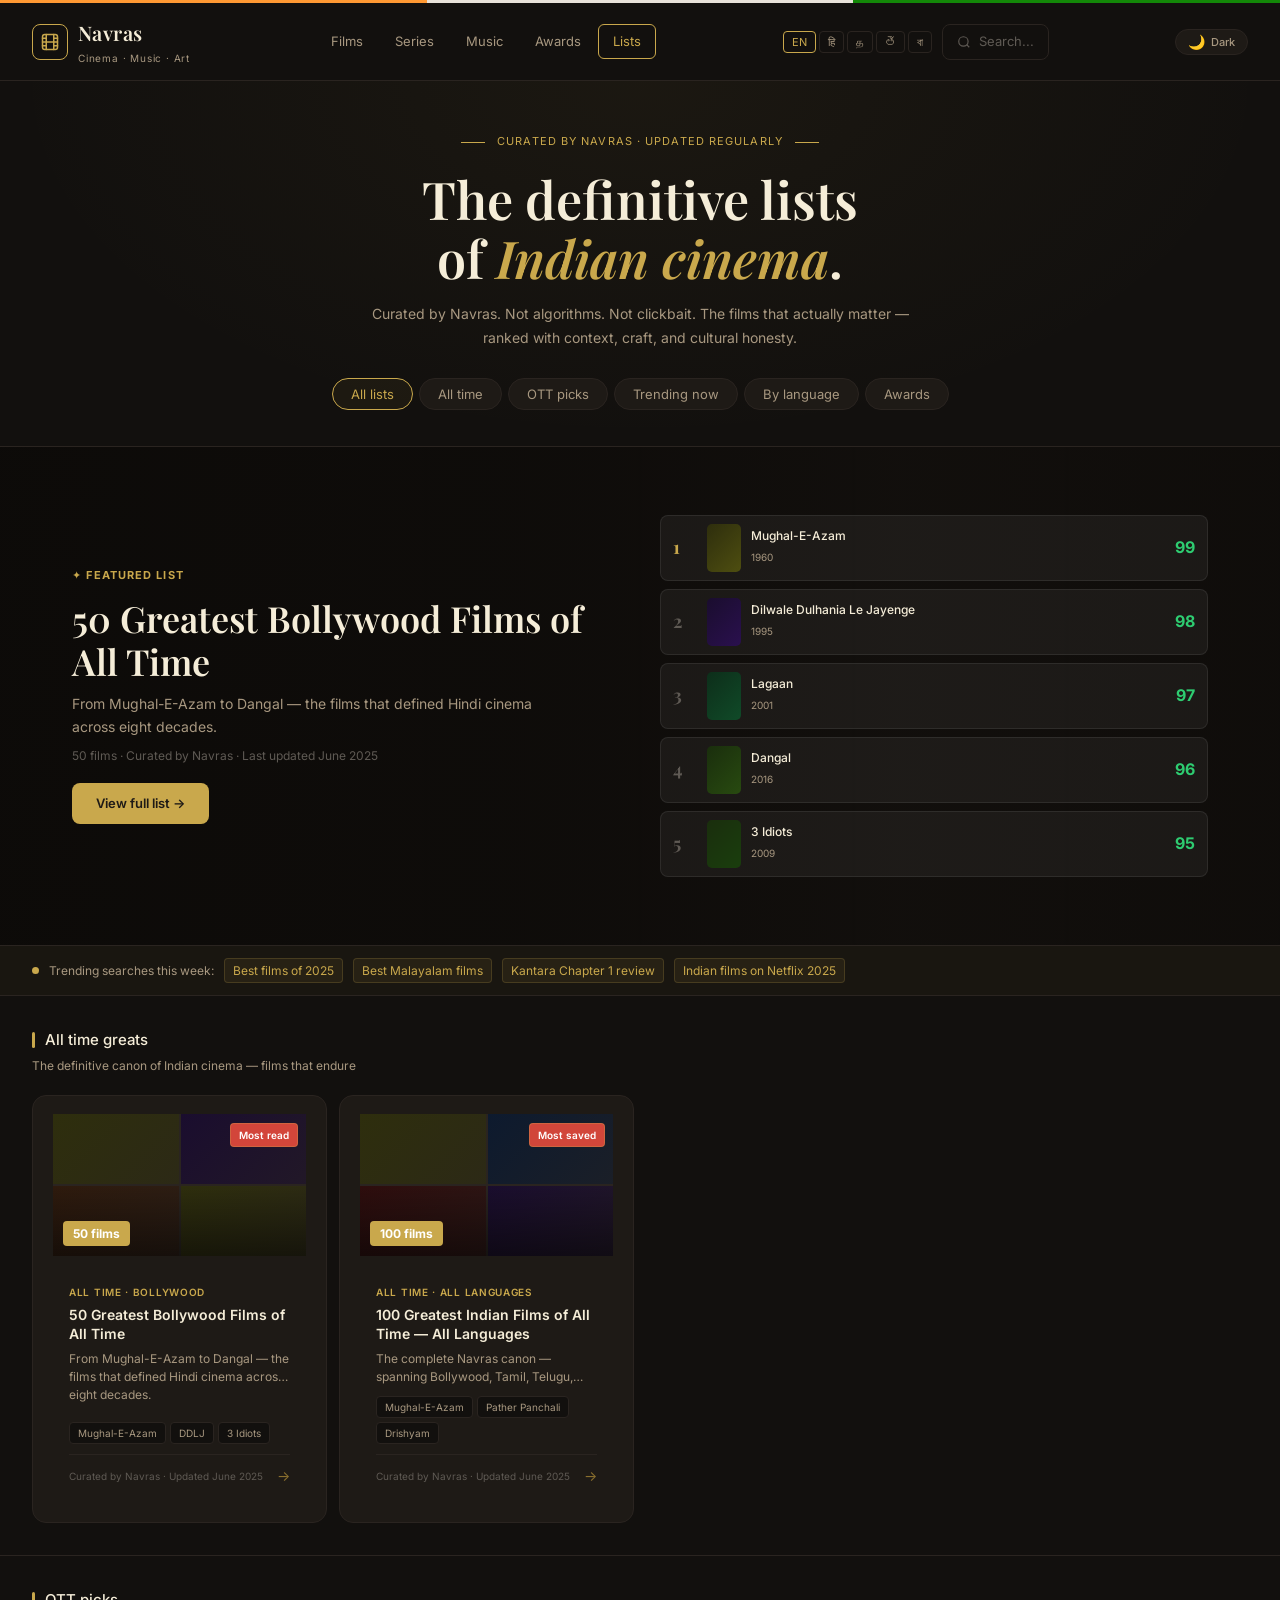
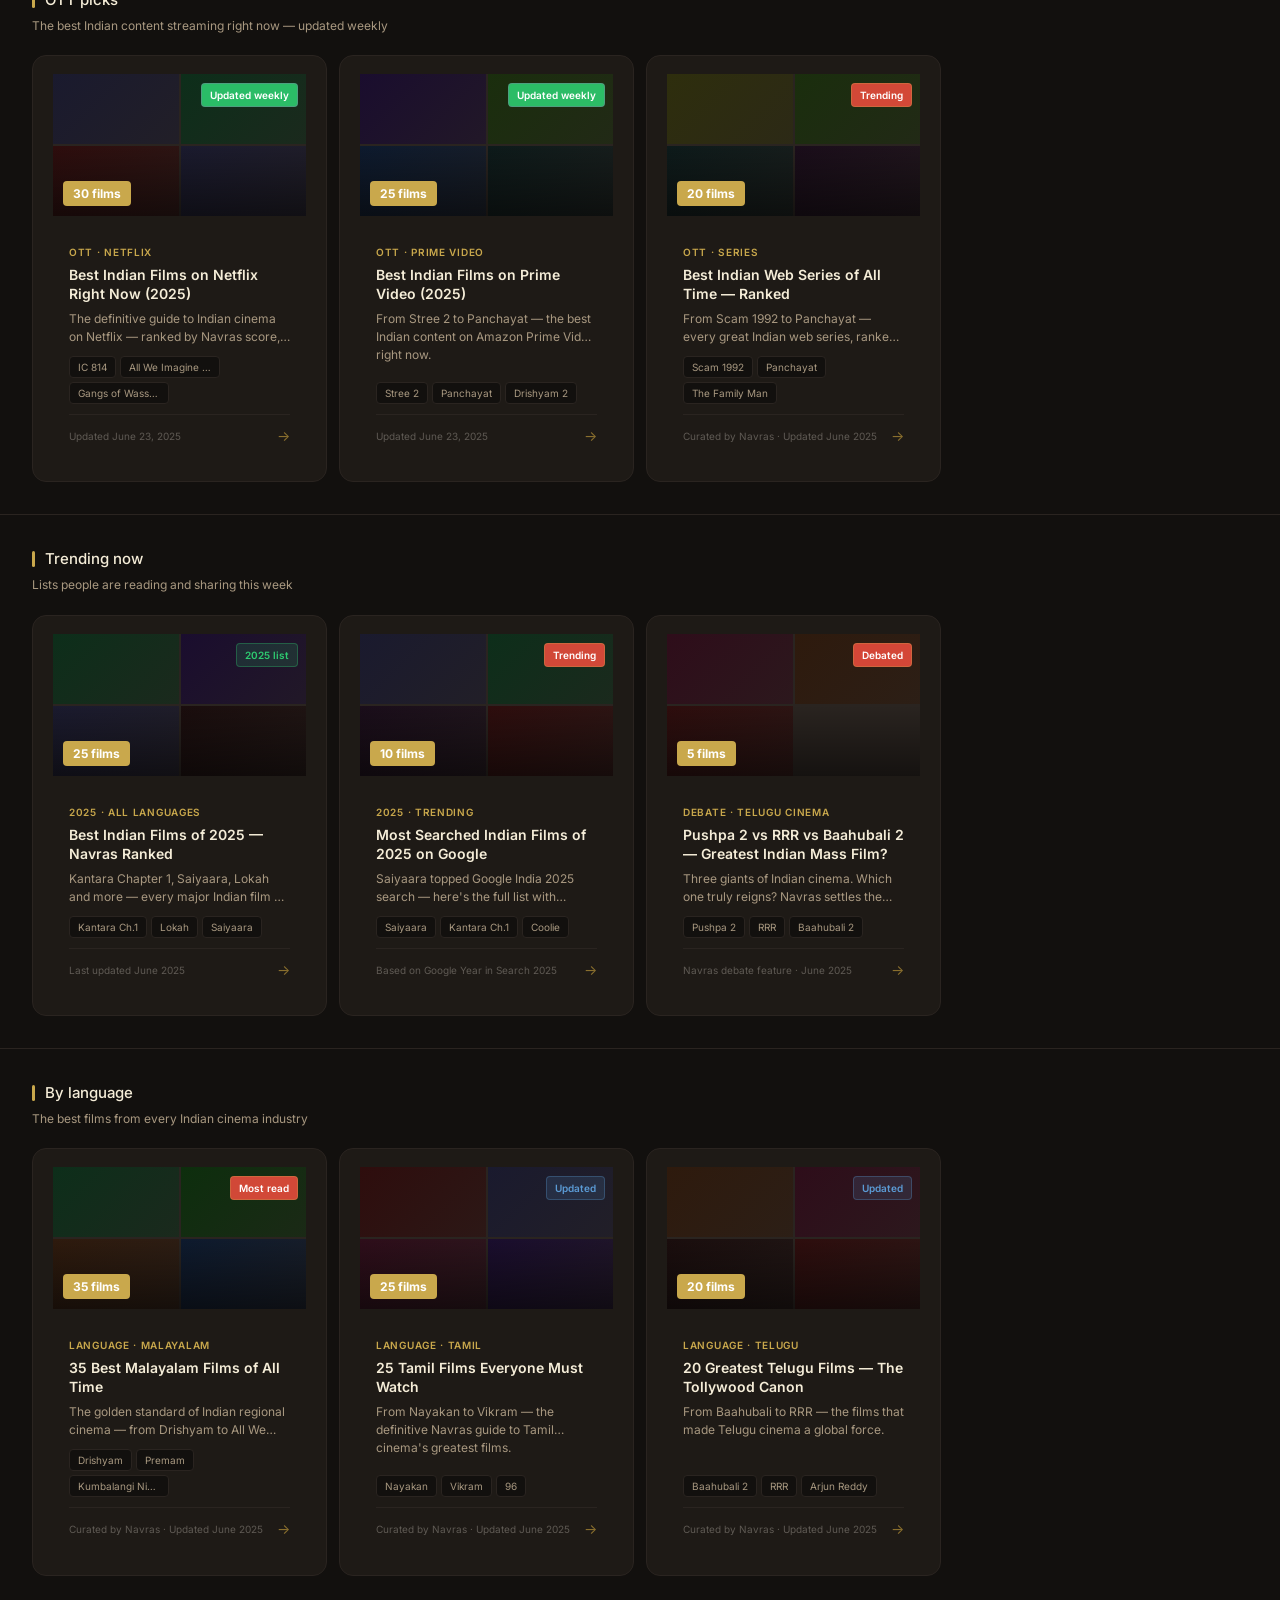
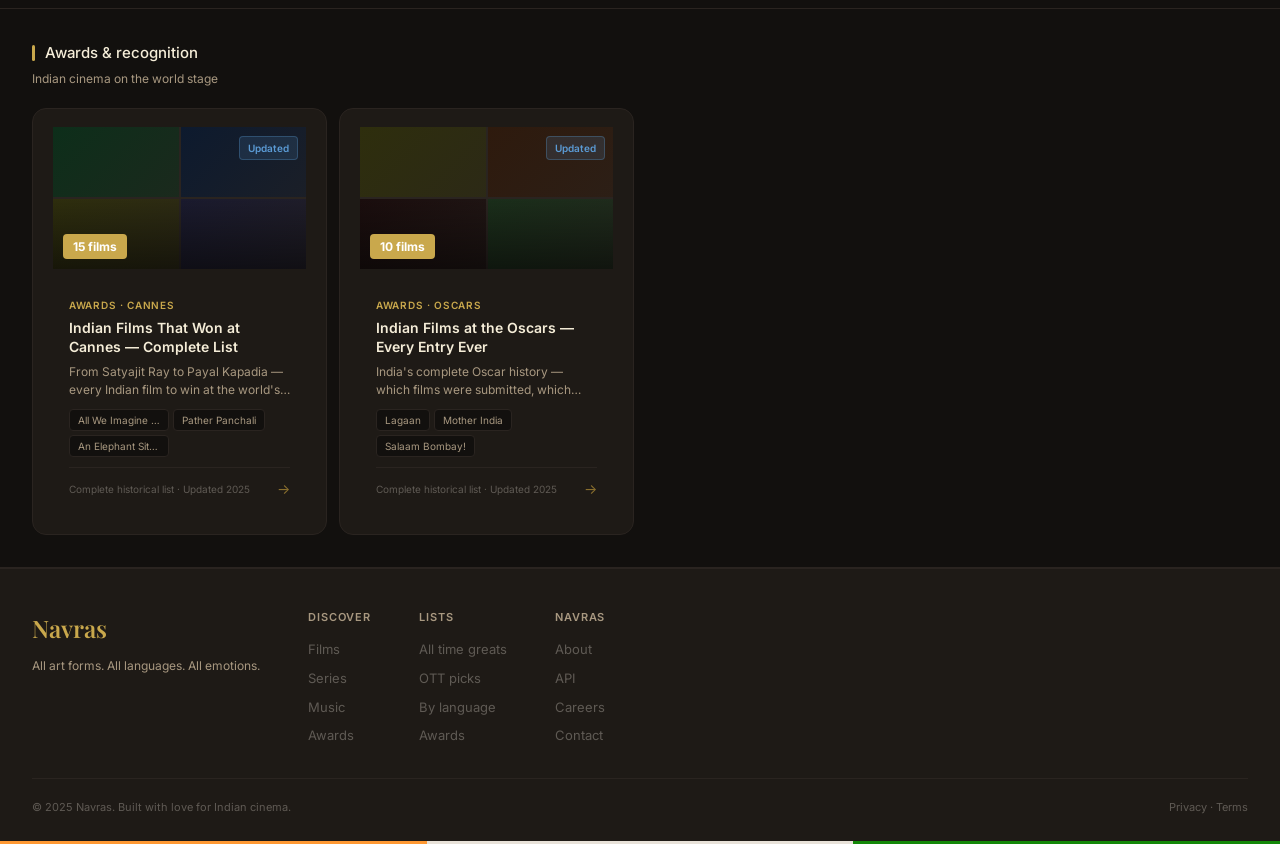
<file: pages/lists.html>
<!DOCTYPE html>
<html lang="en">
<head>
  <meta charset="UTF-8" />
  <meta name="viewport" content="width=device-width, initial-scale=1.0" />
  <title>Navras Lists — Best Indian Films, Ranked | Navras</title>
  <meta name="description" content="The definitive ranked lists of Indian cinema. Best Bollywood films of all time, best Tamil films, best Malayalam films, top Indian films on Netflix and more — curated by Navras." />
  <link rel="preconnect" href="https://fonts.googleapis.com" />
  <link rel="preconnect" href="https://fonts.gstatic.com" crossorigin />
  <link href="https://fonts.googleapis.com/css2?family=Inter:wght@400;500;600&family=Playfair+Display:ital,wght@0,600;1,600&display=swap" rel="stylesheet" />
  <link rel="stylesheet" href="../css/theme.css" />
  <link rel="stylesheet" href="../css/style.css" />
  <link rel="stylesheet" href="../css/lists.css" />
</head>
<body>

  <div class="tricolour"><span></span><span></span><span></span></div>

  <nav class="nav">
    <a href="../index.html" class="nav-logo">
      <div class="logo-mark">
        <svg width="18" height="18" viewBox="0 0 24 24" fill="none" stroke="#C9A84C" stroke-width="2" stroke-linecap="round" stroke-linejoin="round"><rect x="2" y="2" width="20" height="20" rx="3"/><path d="M7 2v20M17 2v20M2 12h20M2 7h5M2 17h5M17 7h5M17 17h5"/></svg>
      </div>
      <div>
        <div class="logo-text">Navras</div>
        <div class="logo-sub">Cinema · Music · Art</div>
      </div>
    </a>
    <div class="nav-links">
      <a href="#" class="nav-link">Films</a>
      <a href="#" class="nav-link">Series</a>
      <a href="#" class="nav-link">Music</a>
      <a href="#" class="nav-link">Awards</a>
      <a href="lists.html" class="nav-link active">Lists</a>
    </div>
    <div class="nav-right">
      <div class="lang-switcher">
        <button class="lang-btn active">EN</button>
        <button class="lang-btn">हि</button>
        <button class="lang-btn">த</button>
        <button class="lang-btn">తె</button>
        <button class="lang-btn">বা</button>
      </div>
      <div class="nav-search">
        <svg width="14" height="14" viewBox="0 0 24 24" fill="none" stroke="currentColor" stroke-width="2"><circle cx="11" cy="11" r="8"/><path d="m21 21-4.35-4.35"/></svg>
        <span>Search...</span>
      </div>
    </div>
    <button class="theme-toggle" id="themeToggle" onclick="toggleTheme()" title="Switch theme">
        <span class="toggle-icon" id="toggleIcon">☀️</span>
        <span class="toggle-label" id="toggleLabel">Light</span>
      </button>
    <button class="hamburger" id="hamburger"><span></span><span></span><span></span></button>
  </nav>

  <!-- Lists Hero -->
  <div class="lists-hero">
    <div class="lists-hero-eyebrow">
      <span class="eyebrow-line"></span>
      Curated by Navras · Updated regularly
      <span class="eyebrow-line"></span>
    </div>
    <h1 class="lists-hero-headline">The definitive lists<br>of <em>Indian cinema</em>.</h1>
    <p class="lists-hero-sub">Curated by Navras. Not algorithms. Not clickbait. The films that actually matter — ranked with context, craft, and cultural honesty.</p>
    <div class="lists-filter-row" id="listsFilterRow">
      <button class="lf-btn active" data-cat="all">All lists</button>
      <button class="lf-btn" data-cat="evergreen">All time</button>
      <button class="lf-btn" data-cat="ott">OTT picks</button>
      <button class="lf-btn" data-cat="trending">Trending now</button>
      <button class="lf-btn" data-cat="language">By language</button>
      <button class="lf-btn" data-cat="awards">Awards</button>
    </div>
  </div>

  <!-- Featured list — visual with poster collage -->
  <div class="featured-list-banner" id="featuredListBanner">
    <!-- Background poster collage -->
    <div class="flb-bg-collage" id="flbBgCollage">
      <div class="flb-bg-poster" id="flb-bg-1"></div>
      <div class="flb-bg-poster" id="flb-bg-2"></div>
      <div class="flb-bg-poster" id="flb-bg-3"></div>
      <div class="flb-bg-poster" id="flb-bg-4"></div>
      <div class="flb-bg-poster" id="flb-bg-5"></div>
      <div class="flb-bg-poster" id="flb-bg-6"></div>
    </div>
    <div class="flb-overlay"></div>
    <div class="flb-inner">
      <div class="flb-content">
        <div class="flb-tag">✦ Featured list</div>
        <div class="flb-title">50 Greatest Bollywood Films of All Time</div>
        <div class="flb-sub">From Mughal-E-Azam to Dangal — the films that defined Hindi cinema across eight decades.</div>
        <div class="flb-meta">50 films · Curated by Navras · Last updated June 2025</div>
        <a href="#" class="flb-btn" onclick="openList('bollywood50')">View full list →</a>
      </div>
      <div class="flb-preview">
        <div class="flb-rank-item">
          <span class="flb-num gold">1</span>
          <div class="flb-mini-poster" id="flb-p-1" style="background:linear-gradient(135deg,#2e2e0d,#4e4e10);"></div>
          <div class="flb-film-info">
            <span class="flb-film-name">Mughal-E-Azam</span>
            <span class="flb-film-year">1960</span>
          </div>
          <span class="flb-film-score">99</span>
        </div>
        <div class="flb-rank-item">
          <span class="flb-num">2</span>
          <div class="flb-mini-poster" id="flb-p-2" style="background:linear-gradient(135deg,#1a0d2e,#2a104e);"></div>
          <div class="flb-film-info">
            <span class="flb-film-name">Dilwale Dulhania Le Jayenge</span>
            <span class="flb-film-year">1995</span>
          </div>
          <span class="flb-film-score">98</span>
        </div>
        <div class="flb-rank-item">
          <span class="flb-num">3</span>
          <div class="flb-mini-poster" id="flb-p-3" style="background:linear-gradient(135deg,#0d2e1a,#104a28);"></div>
          <div class="flb-film-info">
            <span class="flb-film-name">Lagaan</span>
            <span class="flb-film-year">2001</span>
          </div>
          <span class="flb-film-score">97</span>
        </div>
        <div class="flb-rank-item">
          <span class="flb-num">4</span>
          <div class="flb-mini-poster" id="flb-p-4" style="background:linear-gradient(135deg,#1a2e0d,#284a10);"></div>
          <div class="flb-film-info">
            <span class="flb-film-name">Dangal</span>
            <span class="flb-film-year">2016</span>
          </div>
          <span class="flb-film-score">96</span>
        </div>
        <div class="flb-rank-item">
          <span class="flb-num">5</span>
          <div class="flb-mini-poster" id="flb-p-5" style="background:linear-gradient(135deg,#1a2e0d,#1a3e0d);"></div>
          <div class="flb-film-info">
            <span class="flb-film-name">3 Idiots</span>
            <span class="flb-film-year">2009</span>
          </div>
          <span class="flb-film-score">95</span>
        </div>
      </div>
    </div>
  </div>

  <!-- Lists grid -->
  <div class="lists-body">

    <!-- Trending now banner -->
    <div class="trending-banner">
      <div class="tb-dot"></div>
      <span>Trending searches this week:</span>
      <a href="#" class="tb-link">Best films of 2025</a>
      <a href="#" class="tb-link">Best Malayalam films</a>
      <a href="#" class="tb-link">Kantara Chapter 1 review</a>
      <a href="#" class="tb-link">Indian films on Netflix 2025</a>
    </div>

    <!-- All time lists -->
    <div class="lists-section" id="sec-evergreen">
      <div class="ls-head">
        <div class="ls-title"><span class="title-bar"></span>All time greats</div>
        <div class="ls-sub">The definitive canon of Indian cinema — films that endure</div>
      </div>
      <div class="lists-cards-grid" id="evergreenGrid"></div>
    </div>

    <!-- OTT lists -->
    <div class="lists-section" id="sec-ott">
      <div class="ls-head">
        <div class="ls-title"><span class="title-bar"></span>OTT picks</div>
        <div class="ls-sub">The best Indian content streaming right now — updated weekly</div>
      </div>
      <div class="lists-cards-grid" id="ottGrid"></div>
    </div>

    <!-- Trending lists -->
    <div class="lists-section" id="sec-trending">
      <div class="ls-head">
        <div class="ls-title"><span class="title-bar"></span>Trending now</div>
        <div class="ls-sub">Lists people are reading and sharing this week</div>
      </div>
      <div class="lists-cards-grid" id="trendingGrid"></div>
    </div>

    <!-- Language lists -->
    <div class="lists-section" id="sec-language">
      <div class="ls-head">
        <div class="ls-title"><span class="title-bar"></span>By language</div>
        <div class="ls-sub">The best films from every Indian cinema industry</div>
      </div>
      <div class="lists-cards-grid" id="languageGrid"></div>
    </div>

    <!-- Awards lists -->
    <div class="lists-section" id="sec-awards">
      <div class="ls-head">
        <div class="ls-title"><span class="title-bar"></span>Awards & recognition</div>
        <div class="ls-sub">Indian cinema on the world stage</div>
      </div>
      <div class="lists-cards-grid" id="awardsGrid"></div>
    </div>

  </div>

  <!-- Full list modal overlay -->
  <div class="list-overlay" id="listOverlay" style="display:none;">
    <div class="list-modal">
      <div class="lm-header">
        <div class="lm-header-info">
          <div class="lm-tag" id="lmTag">All time · Bollywood</div>
          <div class="lm-title" id="lmTitle">50 Greatest Bollywood Films of All Time</div>
          <div class="lm-meta" id="lmMeta">Curated by Navras · Updated June 2025</div>
        </div>
        <button class="lm-close" onclick="closeList()">✕ Close</button>
      </div>
      <div class="lm-intro" id="lmIntro"></div>
      <div class="lm-films" id="lmFilms"></div>
    </div>
  </div>

  <footer class="footer">
    <div class="footer-inner">
      <div class="footer-brand">
        <div class="footer-logo">Navras</div>
        <div class="footer-tagline">All art forms. All languages. All emotions.</div>
      </div>
      <div class="footer-links-grid">
        <div class="footer-col">
          <div class="footer-col-title">Discover</div>
          <a href="#">Films</a><a href="#">Series</a><a href="#">Music</a><a href="#">Awards</a>
        </div>
        <div class="footer-col">
          <div class="footer-col-title">Lists</div>
          <a href="#">All time greats</a><a href="#">OTT picks</a><a href="#">By language</a><a href="#">Awards</a>
        </div>
        <div class="footer-col">
          <div class="footer-col-title">Navras</div>
          <a href="#">About</a><a href="#">API</a><a href="#">Careers</a><a href="#">Contact</a>
        </div>
      </div>
    </div>
    <div class="footer-bottom">
      <span>© 2025 Navras. Built with love for Indian cinema.</span>
      <span>Privacy · Terms</span>
    </div>
  </footer>

  <div class="tricolour"><span></span><span></span><span></span></div>

  <script src="../js/main.js"></script>
  <script src="../js/config.js"></script>
  <script src="../js/lists.js"></script>
</body>
</html>
</file>
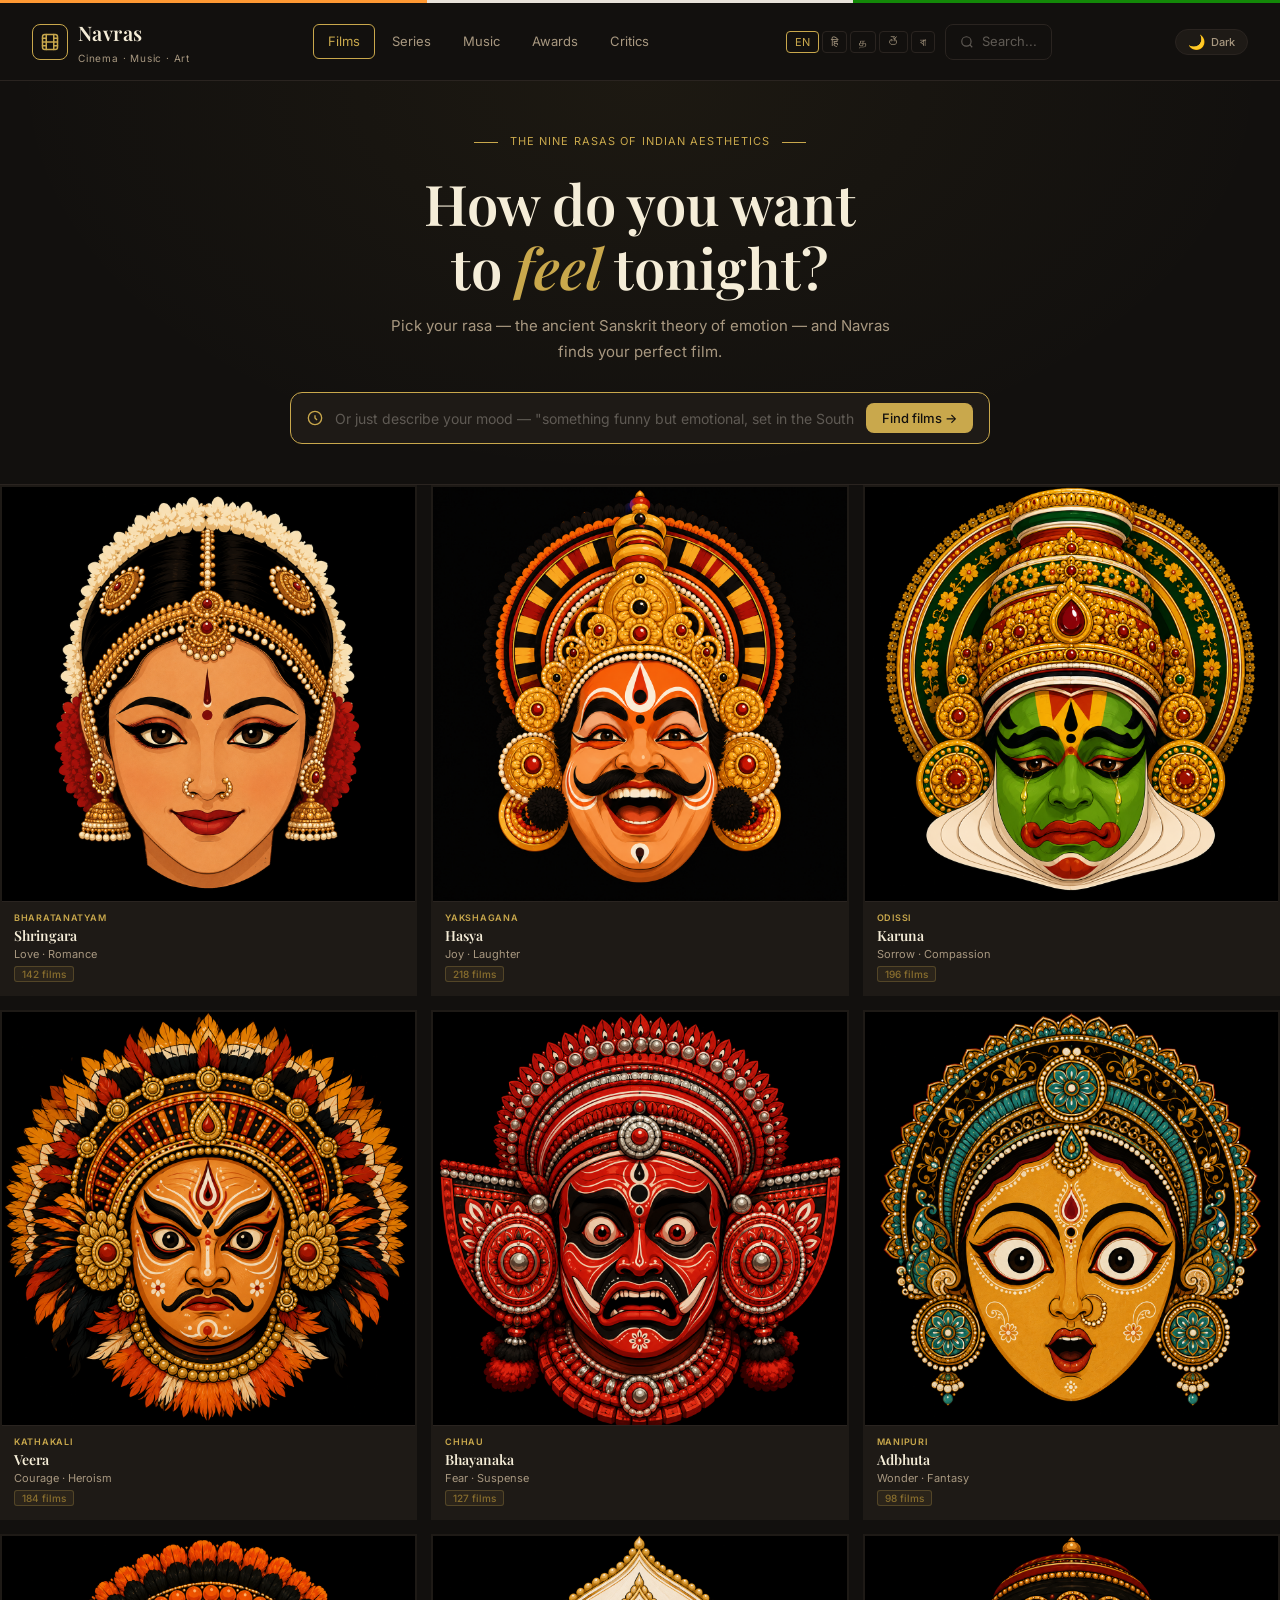
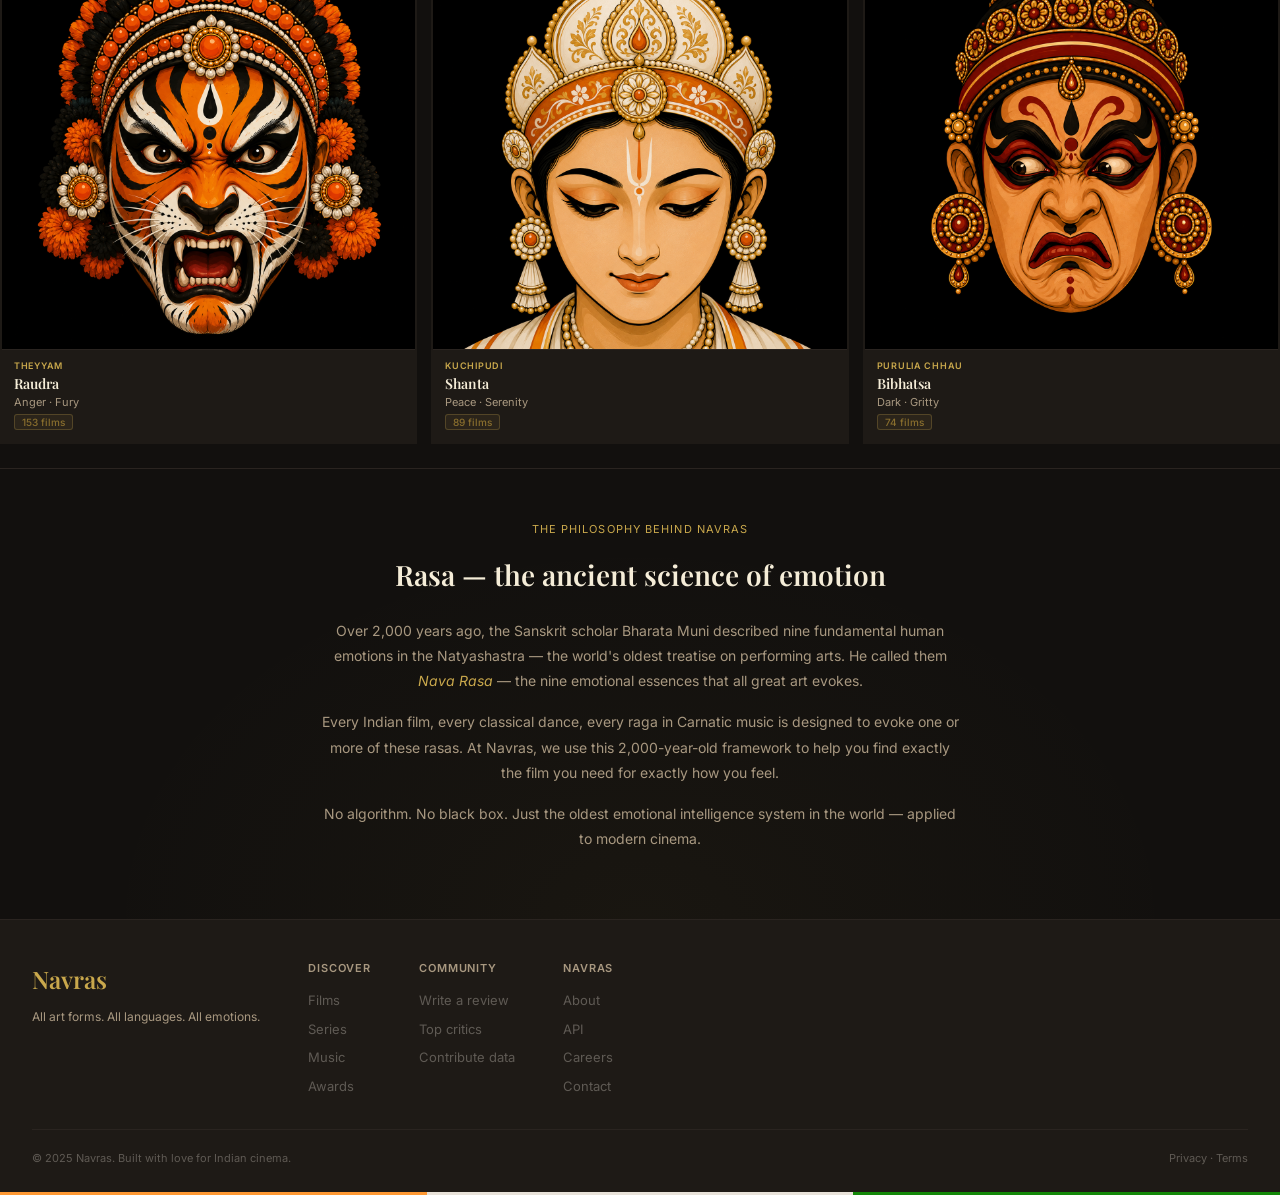
<file: pages/mood.html>
<!DOCTYPE html>
<html lang="en">
<head>
  <meta charset="UTF-8" />
  <meta name="viewport" content="width=device-width, initial-scale=1.0" />
  <title>Mood Search — Find a Film by How You Feel | Navras</title>
  <meta name="description" content="Not sure what to watch? Tell Navras how you feel — pick your rasa and discover the perfect Indian film for your mood." />
  <link rel="preconnect" href="https://fonts.googleapis.com" />
  <link rel="preconnect" href="https://fonts.gstatic.com" crossorigin />
  <link href="https://fonts.googleapis.com/css2?family=Inter:wght@400;500;600&family=Playfair+Display:ital,wght@0,600;1,600&display=swap" rel="stylesheet" />
  <link rel="stylesheet" href="../css/theme.css" />
  <link rel="stylesheet" href="../css/style.css" />
  <link rel="stylesheet" href="../css/mood.css" />
</head>
<body>

  <div class="tricolour"><span></span><span></span><span></span></div>

  <nav class="nav">
    <a href="../index.html" class="nav-logo">
      <div class="logo-mark">
        <svg width="18" height="18" viewBox="0 0 24 24" fill="none" stroke="#C9A84C" stroke-width="2" stroke-linecap="round" stroke-linejoin="round"><rect x="2" y="2" width="20" height="20" rx="3"/><path d="M7 2v20M17 2v20M2 12h20M2 7h5M2 17h5M17 7h5M17 17h5"/></svg>
      </div>
      <div>
        <div class="logo-text">Navras</div>
        <div class="logo-sub">Cinema · Music · Art</div>
      </div>
    </a>
    <div class="nav-links">
      <a href="#" class="nav-link active">Films</a>
      <a href="#" class="nav-link">Series</a>
      <a href="#" class="nav-link">Music</a>
      <a href="#" class="nav-link">Awards</a>
      <a href="#" class="nav-link">Critics</a>
    </div>
    <div class="nav-right">
      <div class="lang-switcher">
        <button class="lang-btn active">EN</button>
        <button class="lang-btn">हि</button>
        <button class="lang-btn">த</button>
        <button class="lang-btn">తె</button>
        <button class="lang-btn">বা</button>
      </div>
      <div class="nav-search">
        <svg width="14" height="14" viewBox="0 0 24 24" fill="none" stroke="currentColor" stroke-width="2"><circle cx="11" cy="11" r="8"/><path d="m21 21-4.35-4.35"/></svg>
        <span>Search...</span>
      </div>
    </div>
    <button class="theme-toggle" id="themeToggle" onclick="toggleTheme()" title="Switch theme">
        <span class="toggle-icon" id="toggleIcon">☀️</span>
        <span class="toggle-label" id="toggleLabel">Light</span>
      </button>
    <button class="hamburger" id="hamburger"><span></span><span></span><span></span></button>
  </nav>

  <!-- MOOD HERO -->
  <div class="mood-hero">
    <div class="mood-hero-eyebrow">
      <span class="eyebrow-line"></span>
      The nine rasas of Indian aesthetics
      <span class="eyebrow-line"></span>
    </div>
    <h1 class="mood-hero-headline">How do you want<br>to <em>feel</em> tonight?</h1>
    <p class="mood-hero-sub">Pick your rasa — the ancient Sanskrit theory of emotion — and Navras finds your perfect film.</p>

    <!-- AI Prompt bar -->
    <div class="mood-ai-prompt">
      <div class="map-icon">
        <svg width="16" height="16" viewBox="0 0 24 24" fill="none" stroke="#C9A84C" stroke-width="2"><circle cx="12" cy="12" r="10"/><path d="M12 8v4l3 3"/></svg>
      </div>
      <input type="text" id="moodPromptInput" placeholder='Or just describe your mood — "something funny but emotional, set in the South"' />
      <button class="map-search-btn" onclick="searchByPrompt()">Find films →</button>
    </div>
  </div>

  <!-- NINE RASAS GRID -->
  <div class="rasas-face-grid" id="rasasFullGrid">

    <!-- SHRINGARA — Bharatanatyam -->
    <button class="rasa-face-card" data-rasa="shringara" onclick="selectRasa('shringara', this)">
      <div class="rfc-face-wrap">
        <img src="../images/rasas/shringara.png" class="rfc-svg" alt="Shringara" loading="lazy" style="width:100%;height:100%;object-fit:cover;">
        <div class="rfc-active-overlay">✓</div>
      </div>
      <div class="rfc-face-label">
        <div class="rfc-art-form">Bharatanatyam</div>
        <div class="rfc-face-name">Shringara</div>
        <div class="rfc-face-meaning">Love · Romance</div>
        <div class="rfc-face-count">142 films</div>
      </div>
    </button>

    <!-- HASYA — Yakshagana -->
    <button class="rasa-face-card" data-rasa="hasya" onclick="selectRasa('hasya', this)">
      <div class="rfc-face-wrap">
        <img src="../images/rasas/hasya.png" class="rfc-svg" alt="Hasya" loading="lazy" style="width:100%;height:100%;object-fit:cover;">
        <div class="rfc-active-overlay">✓</div>
      </div>
      <div class="rfc-face-label">
        <div class="rfc-art-form">Yakshagana</div>
        <div class="rfc-face-name">Hasya</div>
        <div class="rfc-face-meaning">Joy · Laughter</div>
        <div class="rfc-face-count">218 films</div>
      </div>
    </button>

    <!-- KARUNA — Odissi -->
    <button class="rasa-face-card" data-rasa="karuna" onclick="selectRasa('karuna', this)">
      <div class="rfc-face-wrap">
        <img src="../images/rasas/karuna.png" class="rfc-svg" alt="Karuna" loading="lazy" style="width:100%;height:100%;object-fit:cover;">
        <div class="rfc-active-overlay">✓</div>
      </div>
      <div class="rfc-face-label">
        <div class="rfc-art-form">Odissi</div>
        <div class="rfc-face-name">Karuna</div>
        <div class="rfc-face-meaning">Sorrow · Compassion</div>
        <div class="rfc-face-count">196 films</div>
      </div>
    </button>

    <!-- VEERA — Kathakali -->
    <button class="rasa-face-card" data-rasa="veera" onclick="selectRasa('veera', this)">
      <div class="rfc-face-wrap">
        <img src="../images/rasas/veera.png" class="rfc-svg" alt="Veera" loading="lazy" style="width:100%;height:100%;object-fit:cover;">
        <div class="rfc-active-overlay">✓</div>
      </div>
      <div class="rfc-face-label">
        <div class="rfc-art-form">Kathakali</div>
        <div class="rfc-face-name">Veera</div>
        <div class="rfc-face-meaning">Courage · Heroism</div>
        <div class="rfc-face-count">184 films</div>
      </div>
    </button>

    <!-- BHAYANAKA — Chhau -->
    <button class="rasa-face-card" data-rasa="bhayanaka" onclick="selectRasa('bhayanaka', this)">
      <div class="rfc-face-wrap">
        <img src="../images/rasas/bhayanaka.png" class="rfc-svg" alt="Bhayanaka" loading="lazy" style="width:100%;height:100%;object-fit:cover;">
        <div class="rfc-active-overlay">✓</div>
      </div>
      <div class="rfc-face-label">
        <div class="rfc-art-form">Chhau</div>
        <div class="rfc-face-name">Bhayanaka</div>
        <div class="rfc-face-meaning">Fear · Suspense</div>
        <div class="rfc-face-count">127 films</div>
      </div>
    </button>

    <!-- ADBHUTA — Manipuri -->
    <button class="rasa-face-card" data-rasa="adbhuta" onclick="selectRasa('adbhuta', this)">
      <div class="rfc-face-wrap">
        <img src="../images/rasas/adbhuta.png" class="rfc-svg" alt="Adbhuta" loading="lazy" style="width:100%;height:100%;object-fit:cover;">
        <div class="rfc-active-overlay">✓</div>
      </div>
      <div class="rfc-face-label">
        <div class="rfc-art-form">Manipuri</div>
        <div class="rfc-face-name">Adbhuta</div>
        <div class="rfc-face-meaning">Wonder · Fantasy</div>
        <div class="rfc-face-count">98 films</div>
      </div>
    </button>

    <!-- RAUDRA — Theyyam -->
    <button class="rasa-face-card" data-rasa="raudra" onclick="selectRasa('raudra', this)">
      <div class="rfc-face-wrap">
        <img src="../images/rasas/raudra.png" class="rfc-svg" alt="Raudra" loading="lazy" style="width:100%;height:100%;object-fit:cover;">
        <div class="rfc-active-overlay">✓</div>
      </div>
      <div class="rfc-face-label">
        <div class="rfc-art-form">Theyyam</div>
        <div class="rfc-face-name">Raudra</div>
        <div class="rfc-face-meaning">Anger · Fury</div>
        <div class="rfc-face-count">153 films</div>
      </div>
    </button>

    <!-- SHANTA — Kuchipudi -->
    <button class="rasa-face-card" data-rasa="shanta" onclick="selectRasa('shanta', this)">
      <div class="rfc-face-wrap">
        <img src="../images/rasas/shanta.png" class="rfc-svg" alt="Shanta" loading="lazy" style="width:100%;height:100%;object-fit:cover;">
        <div class="rfc-active-overlay">✓</div>
      </div>
      <div class="rfc-face-label">
        <div class="rfc-art-form">Kuchipudi</div>
        <div class="rfc-face-name">Shanta</div>
        <div class="rfc-face-meaning">Peace · Serenity</div>
        <div class="rfc-face-count">89 films</div>
      </div>
    </button>

    <!-- BIBHATSA — Purulia Chhau -->
    <button class="rasa-face-card" data-rasa="bibhatsa" onclick="selectRasa('bibhatsa', this)">
      <div class="rfc-face-wrap">
        <img src="../images/rasas/bibhatsa.png" class="rfc-svg" alt="Bibhatsa" loading="lazy" style="width:100%;height:100%;object-fit:cover;">
        <div class="rfc-active-overlay">✓</div>
      </div>
      <div class="rfc-face-label">
        <div class="rfc-art-form">Purulia Chhau</div>
        <div class="rfc-face-name">Bibhatsa</div>
        <div class="rfc-face-meaning">Dark · Gritty</div>
        <div class="rfc-face-count">74 films</div>
      </div>
    </button>

  </div>

  <!-- RESULTS PANEL — shown after rasa selected -->
  <div class="mood-results-panel" id="moodResultsPanel" style="display:none;">

    <div class="mrp-header">
      <div class="mrp-header-left">
        <button class="mrp-back" onclick="clearRasa()">← All rasas</button>
        <div class="mrp-title" id="mrpTitle">Shringara · Love & Romance</div>
      </div>
      <div class="mrp-filters">
        <select class="mrp-select" id="langFilter" onchange="applyFilters()">
          <option value="all">All languages</option>
          <option value="hindi">Hindi</option>
          <option value="tamil">Tamil</option>
          <option value="telugu">Telugu</option>
          <option value="malayalam">Malayalam</option>
          <option value="kannada">Kannada</option>
          <option value="bengali">Bengali</option>
        </select>
        <select class="mrp-select" id="ottFilter" onchange="applyFilters()">
          <option value="all">All platforms</option>
          <option value="netflix">Netflix</option>
          <option value="prime">Prime Video</option>
          <option value="hotstar">Disney+ Hotstar</option>
          <option value="sony">SonyLIV</option>
          <option value="zee5">ZEE5</option>
        </select>
        <select class="mrp-select" id="eraFilter" onchange="applyFilters()">
          <option value="all">Any era</option>
          <option value="new">2020s</option>
          <option value="2010s">2010s</option>
          <option value="2000s">2000s</option>
          <option value="classic">Classics</option>
        </select>
      </div>
    </div>

    <!-- Top pick — featured -->
    <div class="mrp-featured" id="mrpFeatured"></div>

    <!-- Results grid -->
    <div class="mrp-grid-head">
      <div class="mrp-grid-label" id="mrpGridLabel">All Shringara films</div>
      <div class="mrp-sort">
        <span>Sort:</span>
        <button class="sort-btn active" onclick="sortResults('navras')">Navras score</button>
        <button class="sort-btn" onclick="sortResults('year')">Newest</button>
        <button class="sort-btn" onclick="sortResults('popular')">Most rated</button>
      </div>
    </div>

    <div class="mrp-films-grid" id="mrpFilmsGrid"></div>

    <button class="load-more-btn" id="loadMoreBtn" onclick="loadMore()">Load more films →</button>

  </div>

  <!-- RASA PHILOSOPHY — shown when no rasa selected -->
  <div class="rasa-philosophy" id="rasaPhilosophy">
    <div class="rp-inner">
      <div class="rp-eyebrow">The philosophy behind Navras</div>
      <div class="rp-headline">Rasa — the ancient science of emotion</div>
      <div class="rp-text">Over 2,000 years ago, the Sanskrit scholar Bharata Muni described nine fundamental human emotions in the Natyashastra — the world's oldest treatise on performing arts. He called them <em>Nava Rasa</em> — the nine emotional essences that all great art evokes.</div>
      <div class="rp-text">Every Indian film, every classical dance, every raga in Carnatic music is designed to evoke one or more of these rasas. At Navras, we use this 2,000-year-old framework to help you find exactly the film you need for exactly how you feel.</div>
      <div class="rp-text">No algorithm. No black box. Just the oldest emotional intelligence system in the world — applied to modern cinema.</div>
    </div>
  </div>

  <footer class="footer">
    <div class="footer-inner">
      <div class="footer-brand">
        <div class="footer-logo">Navras</div>
        <div class="footer-tagline">All art forms. All languages. All emotions.</div>
      </div>
      <div class="footer-links-grid">
        <div class="footer-col">
          <div class="footer-col-title">Discover</div>
          <a href="#">Films</a><a href="#">Series</a><a href="#">Music</a><a href="#">Awards</a>
        </div>
        <div class="footer-col">
          <div class="footer-col-title">Community</div>
          <a href="#">Write a review</a><a href="#">Top critics</a><a href="#">Contribute data</a>
        </div>
        <div class="footer-col">
          <div class="footer-col-title">Navras</div>
          <a href="#">About</a><a href="#">API</a><a href="#">Careers</a><a href="#">Contact</a>
        </div>
      </div>
    </div>
    <div class="footer-bottom">
      <span>© 2025 Navras. Built with love for Indian cinema.</span>
      <span>Privacy · Terms</span>
    </div>
  </footer>

  <div class="tricolour"><span></span><span></span><span></span></div>

  <script src="../js/main.js"></script>
  <script src="../js/mood.js"></script>
</body>
</html>
</file>
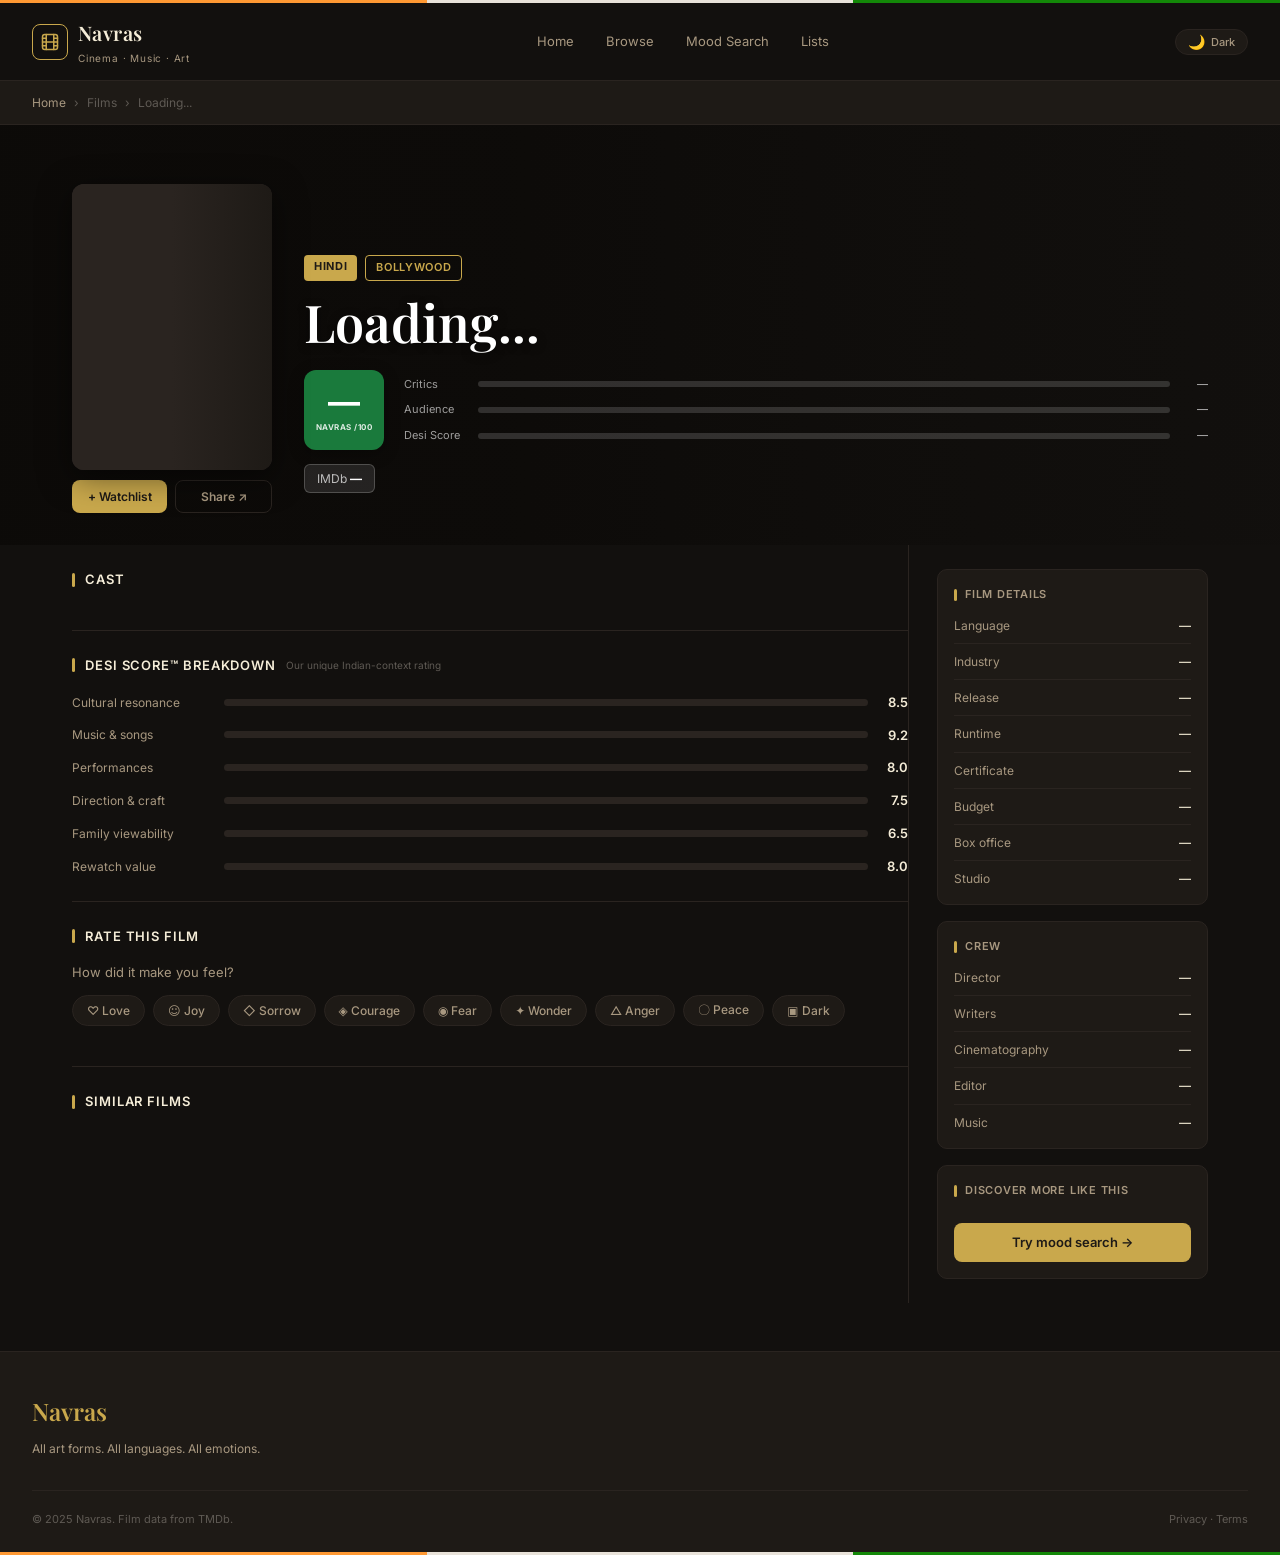
<file: pages/movie.html>
<!DOCTYPE html>
<html lang="en">
<head>
  <meta charset="UTF-8" />
  <meta name="viewport" content="width=device-width, initial-scale=1.0" />
  <title>Film — Navras</title>
  <meta name="description" content="Film review, Navras score, Desi Score breakdown, cast, crew and where to watch." />
  <link rel="preconnect" href="https://fonts.googleapis.com" />
  <link rel="preconnect" href="https://fonts.gstatic.com" crossorigin />
  <link href="https://fonts.googleapis.com/css2?family=Inter:wght@400;500;600&family=Playfair+Display:ital,wght@0,600;1,600&display=swap" rel="stylesheet" />
  <link rel="stylesheet" href="../css/theme.css" />
  <link rel="stylesheet" href="../css/style.css" />
  <link rel="stylesheet" href="../css/movie.css" />
</head>
<body>

  <div class="tricolour"><span></span><span></span><span></span></div>

  <nav class="nav">
    <a href="../index.html" class="nav-logo">
      <div class="logo-mark">
        <svg width="18" height="18" viewBox="0 0 24 24" fill="none" stroke="currentColor" stroke-width="2" stroke-linecap="round" stroke-linejoin="round" style="color:var(--gold)"><rect x="2" y="2" width="20" height="20" rx="3"/><path d="M7 2v20M17 2v20M2 12h20M2 7h5M2 17h5M17 7h5M17 17h5"/></svg>
      </div>
      <div>
        <div class="logo-text">Navras</div>
        <div class="logo-sub">Cinema · Music · Art</div>
      </div>
    </a>
    <div class="nav-links">
      <a href="../index.html" class="nav-link">Home</a>
      <a href="browse.html" class="nav-link">Browse</a>
      <a href="mood.html" class="nav-link">Mood Search</a>
      <a href="lists.html" class="nav-link">Lists</a>
    </div>
    <div class="nav-right">
      <button class="theme-toggle" id="themeToggle" onclick="toggleTheme()">
        <span class="toggle-icon" id="toggleIcon">🌙</span>
        <span class="toggle-label" id="toggleLabel">Dark</span>
      </button>
    </div>
    <button class="hamburger" id="hamburger"><span></span><span></span><span></span></button>
  </nav>

  <div class="mobile-menu" id="mobileMenu">
    <a href="../index.html" class="mobile-link">Home</a>
    <a href="browse.html" class="mobile-link">Browse</a>
    <a href="mood.html" class="mobile-link">Mood Search</a>
    <a href="lists.html" class="mobile-link">Lists</a>
  </div>

  <!-- LOADING STATE -->
  <div id="movieLoadingState" class="movie-loading">
    <div class="movie-loading-inner">
      <div class="movie-loading-spinner"></div>
      <div class="movie-loading-text">Loading film...</div>
    </div>
  </div>

  <!-- FULL MOVIE PAGE — hidden until data loads -->
  <div id="movieContent" style="display:none;">

    <!-- Breadcrumb -->
    <div class="breadcrumb">
      <a href="../index.html">Home</a>
      <span>›</span>
      <span id="breadcrumbIndustry">Films</span>
      <span>›</span>
      <span id="breadcrumbFilm">Loading...</span>
    </div>

    <!-- HERO BANNER -->
    <div class="movie-hero">
      <div class="movie-hero-bg" id="heroBg"></div>
      <div class="movie-hero-overlay"></div>
      <div class="movie-hero-content">

        <!-- LEFT: Poster -->
        <div class="movie-poster-wrap">
          <div class="movie-poster-img" id="moviePoster">
            <div class="poster-shimmer"></div>
          </div>
          <button class="poster-play" id="posterPlay" style="display:none;" aria-label="Watch trailer">▶</button>
          <div class="poster-actions">
            <button class="poster-action-btn gold" id="watchlistBtn" onclick="toggleWatchlist()">+ Watchlist</button>
            <button class="poster-action-btn secondary" onclick="shareFilm()">Share ↗</button>
          </div>
        </div>

        <!-- RIGHT: Info -->
        <div class="movie-info">

          <!-- Language / Industry -->
          <div class="movie-industry-row">
            <span class="movie-lang-badge" id="movieLangBadge">Hindi</span>
            <span class="movie-industry-badge" id="movieIndustryBadge">Bollywood</span>
          </div>

          <!-- Title -->
          <h1 class="movie-title" id="movieTitle">Loading...</h1>
          <div class="movie-tagline" id="movieTagline"></div>
          <div class="movie-meta-line" id="movieMetaLine"></div>
          <div class="movie-director" id="movieDirector"></div>

          <!-- NAVRAS SCORE -->
          <div class="score-block">
            <div class="navras-score-big green" id="navrasScoreBadge">
              <div class="nsb-num" id="navrasScoreNum">—</div>
              <div class="nsb-label">NAVRAS /100</div>
            </div>
            <div class="score-bars">
              <div class="score-bar-row">
                <div class="score-bar-label">Critics</div>
                <div class="score-bar-track">
                  <div class="score-bar-fill green" id="criticBar" style="width:0%"></div>
                </div>
                <div class="score-bar-num" id="criticNum">—</div>
              </div>
              <div class="score-bar-row">
                <div class="score-bar-label">Audience</div>
                <div class="score-bar-track">
                  <div class="score-bar-fill green" id="audienceBar" style="width:0%"></div>
                </div>
                <div class="score-bar-num" id="audienceNum">—</div>
              </div>
              <div class="score-bar-row">
                <div class="score-bar-label">Desi Score</div>
                <div class="score-bar-track">
                  <div class="score-bar-fill gold" id="desiBar" style="width:0%"></div>
                </div>
                <div class="score-bar-num" id="desiNum">—</div>
              </div>
            </div>
          </div>

          <!-- External scores + certified hit -->
          <div class="external-scores-row">
            <div id="certifiedHit" class="certified-hit" style="display:none;">✦ Certified Hit</div>
            <a href="#" id="imdbLink" target="_blank" class="ext-score-badge">
              IMDb <strong id="imdbScore">—</strong>
            </a>
          </div>

          <!-- Rasa tags -->
          <div class="movie-rasas-row" id="movieRasas"></div>

        </div>
      </div>
    </div>

    <!-- BODY -->
    <div class="movie-body">

      <!-- LEFT COLUMN -->
      <div class="movie-left">

        <!-- Cast -->
        <div class="movie-section">
          <div class="movie-section-title">Cast</div>
          <div class="cast-grid" id="castGrid">
            <!-- Loaded by JS -->
          </div>
        </div>

        <!-- Desi Score breakdown -->
        <div class="movie-section">
          <div class="movie-section-title">
            Desi Score™ breakdown
            <span class="desi-score-sub">Our unique Indian-context rating</span>
          </div>
          <div class="desi-bars">
            <div class="desi-bar-row">
              <div class="desi-bar-label">Cultural resonance</div>
              <div class="desi-bar-track"><div class="desi-bar-fill" data-width="85%" style="width:0%"></div></div>
              <div class="desi-bar-val">8.5</div>
            </div>
            <div class="desi-bar-row">
              <div class="desi-bar-label">Music &amp; songs</div>
              <div class="desi-bar-track"><div class="desi-bar-fill gold" data-width="92%" style="width:0%"></div></div>
              <div class="desi-bar-val">9.2</div>
            </div>
            <div class="desi-bar-row">
              <div class="desi-bar-label">Performances</div>
              <div class="desi-bar-track"><div class="desi-bar-fill" data-width="80%" style="width:0%"></div></div>
              <div class="desi-bar-val">8.0</div>
            </div>
            <div class="desi-bar-row">
              <div class="desi-bar-label">Direction &amp; craft</div>
              <div class="desi-bar-track"><div class="desi-bar-fill" data-width="75%" style="width:0%"></div></div>
              <div class="desi-bar-val">7.5</div>
            </div>
            <div class="desi-bar-row">
              <div class="desi-bar-label">Family viewability</div>
              <div class="desi-bar-track"><div class="desi-bar-fill" data-width="65%" style="width:0%"></div></div>
              <div class="desi-bar-val">6.5</div>
            </div>
            <div class="desi-bar-row">
              <div class="desi-bar-label">Rewatch value</div>
              <div class="desi-bar-track"><div class="desi-bar-fill" data-width="80%" style="width:0%"></div></div>
              <div class="desi-bar-val">8.0</div>
            </div>
          </div>
        </div>

        <!-- Rate this film -->
        <div class="movie-section rate-section">
          <div class="movie-section-title">Rate this film</div>
          <div class="rate-label">How did it make you feel?</div>
          <div class="rate-rasa-grid" id="rateRasaGrid">
            <button class="rate-rasa-btn" data-rasa="Shringara">♡ Love</button>
            <button class="rate-rasa-btn" data-rasa="Hasya">☺ Joy</button>
            <button class="rate-rasa-btn" data-rasa="Karuna">◇ Sorrow</button>
            <button class="rate-rasa-btn" data-rasa="Veera">◈ Courage</button>
            <button class="rate-rasa-btn" data-rasa="Bhayanaka">◉ Fear</button>
            <button class="rate-rasa-btn" data-rasa="Adbhuta">✦ Wonder</button>
            <button class="rate-rasa-btn" data-rasa="Raudra">△ Anger</button>
            <button class="rate-rasa-btn" data-rasa="Shanta">〇 Peace</button>
            <button class="rate-rasa-btn" data-rasa="Bibhatsa">▣ Dark</button>
          </div>
          <div id="starRatingWrap" style="display:none;">
            <div class="star-rating-label" id="starRatingLabel"></div>
            <div class="star-row" id="starRow">
              <button class="star-btn" data-val="1">★</button>
              <button class="star-btn" data-val="2">★</button>
              <button class="star-btn" data-val="3">★</button>
              <button class="star-btn" data-val="4">★</button>
              <button class="star-btn" data-val="5">★</button>
            </div>
            <button class="submit-rating-btn" id="submitRatingBtn" style="display:none;" onclick="submitRating()">Submit rating</button>
          </div>
          <div id="ratingSuccess" class="rating-success" style="display:none;">
            ✓ Thank you for rating! Your Navras score has been recorded.
          </div>
        </div>

        <!-- Similar films -->
        <div class="movie-section">
          <div class="movie-section-title">Similar films</div>
          <div class="similar-grid" id="similarGrid"></div>
        </div>

      </div>

      <!-- RIGHT SIDEBAR -->
      <div class="movie-right">

        <!-- Film details -->
        <div class="detail-card">
          <div class="detail-card-title">Film details</div>
          <div class="detail-rows">
            <div class="detail-row"><span class="detail-key">Language</span><span class="detail-val" id="detailLanguage">—</span></div>
            <div class="detail-row"><span class="detail-key">Industry</span><span class="detail-val" id="detailIndustry">—</span></div>
            <div class="detail-row"><span class="detail-key">Release</span><span class="detail-val" id="detailRelease">—</span></div>
            <div class="detail-row"><span class="detail-key">Runtime</span><span class="detail-val" id="detailRuntime">—</span></div>
            <div class="detail-row"><span class="detail-key">Certificate</span><span class="detail-val" id="detailCert">—</span></div>
            <div class="detail-row"><span class="detail-key">Budget</span><span class="detail-val" id="detailBudget">—</span></div>
            <div class="detail-row"><span class="detail-key">Box office</span><span class="detail-val" id="detailRevenue">—</span></div>
            <div class="detail-row"><span class="detail-key">Studio</span><span class="detail-val" id="detailStudio">—</span></div>
          </div>
        </div>

        <!-- Crew -->
        <div class="detail-card">
          <div class="detail-card-title">Crew</div>
          <div class="detail-rows">
            <div class="detail-row"><span class="detail-key">Director</span><span class="detail-val" id="crewDirector">—</span></div>
            <div class="detail-row"><span class="detail-key">Writers</span><span class="detail-val" id="crewWriters">—</span></div>
            <div class="detail-row"><span class="detail-key">Cinematography</span><span class="detail-val" id="crewDOP">—</span></div>
            <div class="detail-row"><span class="detail-key">Editor</span><span class="detail-val" id="crewEditor">—</span></div>
            <div class="detail-row"><span class="detail-key">Music</span><span class="detail-val" id="crewMusic">—</span></div>
          </div>
        </div>

        <!-- Mood search CTA -->
        <div class="detail-card mood-cta-card">
          <div class="detail-card-title">Discover more like this</div>
          <div class="mood-cta-rasas" id="moodCtaRasas"></div>
          <a href="mood.html" class="mood-cta-btn">Try mood search →</a>
        </div>

      </div>
    </div>

  </div><!-- end movieContent -->

  <!-- TRAILER MODAL -->
  <div class="trailer-modal" id="trailerModal" style="display:none;" onclick="if(event.target===this)closeTrailer()">
    <div class="trailer-modal-inner">
      <button class="trailer-close" onclick="closeTrailer()">✕</button>
      <iframe id="trailerIframe" width="100%" height="100%"
        frameborder="0" allowfullscreen
        allow="accelerometer; autoplay; clipboard-write; encrypted-media; gyroscope; picture-in-picture">
      </iframe>
    </div>
  </div>

  <footer class="footer">
    <div class="footer-inner">
      <div class="footer-brand">
        <div class="footer-logo">Navras</div>
        <div class="footer-tagline">All art forms. All languages. All emotions.</div>
      </div>
    </div>
    <div class="footer-bottom">
      <span>© 2025 Navras. Film data from TMDb.</span>
      <span>Privacy · Terms</span>
    </div>
  </footer>

  <div class="tricolour"><span></span><span></span><span></span></div>

  <script src="../js/main.js"></script>
  <script src="../js/config.js"></script>
  <script src="../js/movie.js"></script>
</body>
</html>
</file>
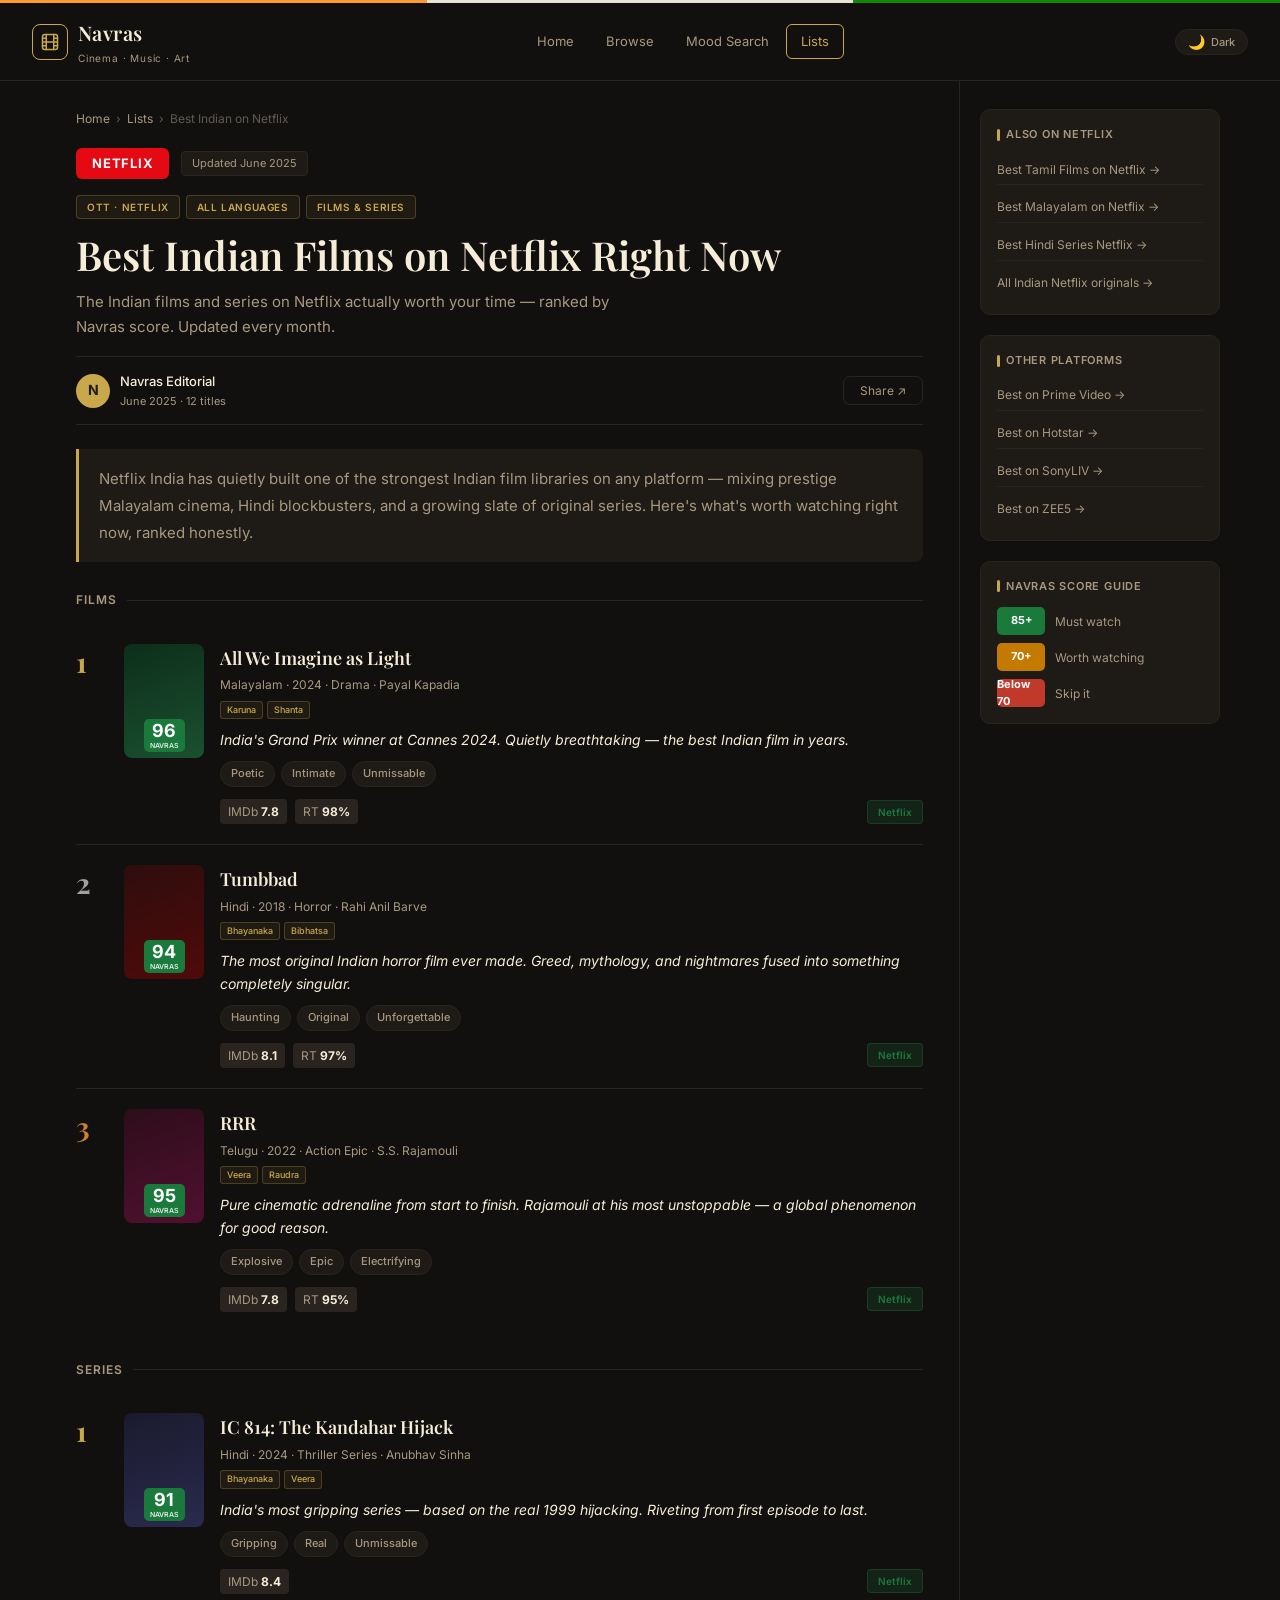
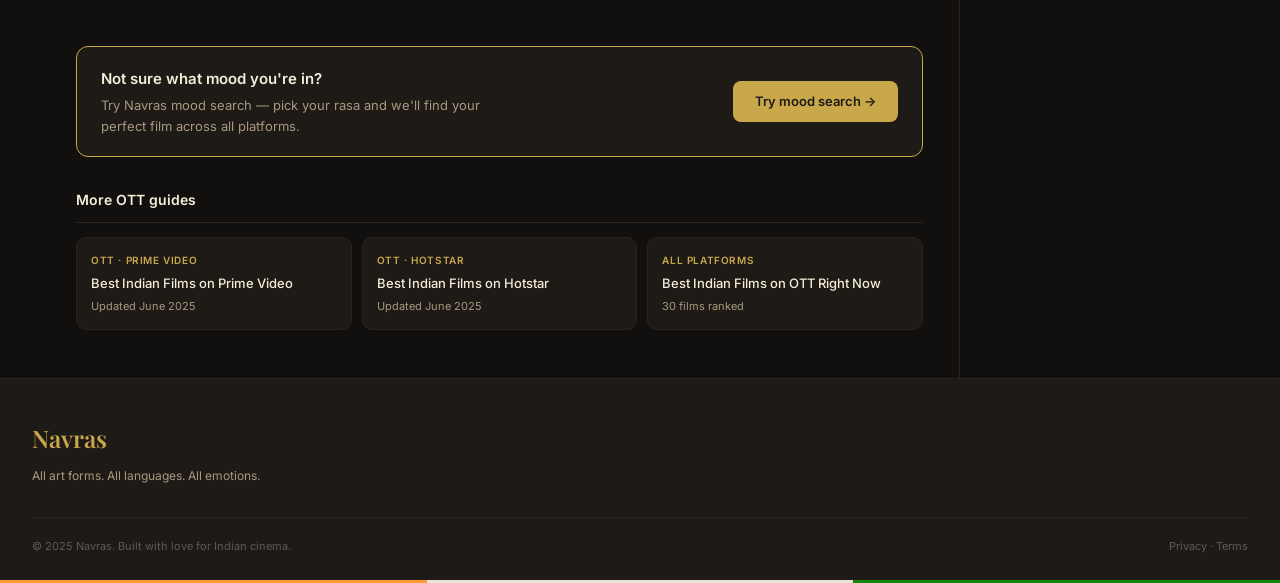
<file: pages/ott-template.html>
<!DOCTYPE html>
<html lang="en">
<!--
  ============================================================
  NAVRAS — OTT ROUNDUP TEMPLATE
  ============================================================
  BEST FOR:
  "Best Indian Films on Netflix Right Now"
  "Best Indian Series on Prime Video 2025"
  "What to Watch on Hotstar This Week"
  "New on ZEE5 — What's Worth It"

  HOW TO USE:
  1. Save a copy with descriptive filename
     Example: best-indian-netflix-2025.html
             what-to-watch-prime-june-2025.html

  2. Search "CHANGE THIS" and replace all marked items

  3. UPDATE MONTHLY — OTT content changes frequently
     This is your highest-traffic content type
     "What to watch on Netflix" gets huge Google searches

  4. Upload to pages/ folder on GitHub

  TAKES: 30-40 minutes
  UPDATE: Once a month per platform
  ============================================================
-->
<head>
  <meta charset="UTF-8" />
  <meta name="viewport" content="width=device-width, initial-scale=1.0" />

  <!-- CHANGE THIS: Include platform name and year for SEO -->
  <title>Best Indian Films on Netflix Right Now — June 2025 | Navras</title>

  <!-- CHANGE THIS -->
  <meta name="description" content="The best Indian films and series on Netflix right now — ranked by Navras score. Updated June 2025. From IC 814 to All We Imagine as Light." />

  <meta property="og:title" content="Best Indian Films on Netflix Right Now — Navras" />
  <meta property="og:description" content="Ranked list of the best Indian content on Netflix right now. Updated monthly." />
  <meta property="og:type" content="article" />

  <link rel="preconnect" href="https://fonts.googleapis.com" />
  <link rel="preconnect" href="https://fonts.gstatic.com" crossorigin />
  <link href="https://fonts.googleapis.com/css2?family=Inter:wght@400;500;600&family=Playfair+Display:ital,wght@0,600;1,600&display=swap" rel="stylesheet" />
  <link rel="stylesheet" href="../css/theme.css" />
  <link rel="stylesheet" href="../css/style.css" />
  <link rel="stylesheet" href="../css/article.css" />

  <style>
    /* OTT platform badge at top */
    .ott-platform-hero {
      display: flex; align-items: center; gap: 12px;
      margin-bottom: 16px;
    }
    .ott-platform-badge {
      font-size: 13px; font-weight: 700;
      padding: 5px 16px; border-radius: 6px;
      text-transform: uppercase; letter-spacing: 0.06em;
    }
    .ott-badge-netflix { background: #E50914; color: #fff; }
    .ott-badge-prime { background: #00A8E0; color: #fff; }
    .ott-badge-hotstar { background: #1F80E0; color: #fff; }
    .ott-badge-sony { background: #003087; color: #fff; }
    .ott-badge-zee5 { background: #7B2D8B; color: #fff; }

    /* Updated date stamp */
    .ott-updated {
      font-size: 11px; color: var(--text-muted);
      background: var(--ink2); border: 0.5px solid var(--ink3);
      padding: 3px 10px; border-radius: 4px;
    }

    /* Content type divider */
    .ott-type-divider {
      font-size: 12px; font-weight: 600;
      color: var(--text-muted); text-transform: uppercase;
      letter-spacing: 0.08em; margin: 28px 0 14px;
      display: flex; align-items: center; gap: 10px;
    }
    .ott-type-divider::after {
      content: ''; flex: 1; height: 0.5px;
      background: var(--ink3);
    }
  </style>
</head>
<body>

  <div class="tricolour"><span></span><span></span><span></span></div>

  <nav class="nav">
    <a href="../index.html" class="nav-logo">
      <div class="logo-mark">
        <svg width="18" height="18" viewBox="0 0 24 24" fill="none" stroke="currentColor" stroke-width="2" stroke-linecap="round" stroke-linejoin="round" style="color:var(--gold)"><rect x="2" y="2" width="20" height="20" rx="3"/><path d="M7 2v20M17 2v20M2 12h20M2 7h5M2 17h5M17 7h5M17 17h5"/></svg>
      </div>
      <div>
        <div class="logo-text">Navras</div>
        <div class="logo-sub">Cinema · Music · Art</div>
      </div>
    </a>
    <div class="nav-links">
      <a href="../index.html" class="nav-link">Home</a>
      <a href="browse.html" class="nav-link">Browse</a>
      <a href="mood.html" class="nav-link">Mood Search</a>
      <a href="lists.html" class="nav-link active">Lists</a>
    </div>
    <div class="nav-right">
      <button class="theme-toggle" id="themeToggle" onclick="toggleTheme()">
        <span class="toggle-icon" id="toggleIcon">🌙</span>
        <span class="toggle-label" id="toggleLabel">Dark</span>
      </button>
    </div>
  </nav>

  <div class="article-wrap">
    <main class="article-main">

      <div class="article-breadcrumb">
        <a href="../index.html">Home</a>
        <span>›</span>
        <a href="lists.html">Lists</a>
        <span>›</span>
        <!-- CHANGE THIS -->
        <span>Best Indian on Netflix</span>
      </div>

      <header class="article-header">

        <!-- CHANGE THIS: Platform badge colour -->
        <!-- Options: ott-badge-netflix / prime / hotstar / sony / zee5 -->
        <div class="ott-platform-hero">
          <span class="ott-platform-badge ott-badge-netflix">Netflix</span>
          <!-- CHANGE THIS: Update month when you update the list -->
          <span class="ott-updated">Updated June 2025</span>
        </div>

        <!-- CHANGE THIS: Category tags -->
        <div class="article-category">
          <span class="article-cat-tag">OTT · Netflix</span>
          <span class="article-cat-tag">All languages</span>
          <span class="article-cat-tag">Films & Series</span>
        </div>

        <!-- CHANGE THIS: Headline -->
        <h1 class="article-title">Best Indian Films on Netflix Right Now</h1>

        <!-- CHANGE THIS: One sentence subtitle -->
        <p class="article-subtitle">The Indian films and series on Netflix actually worth your time — ranked by Navras score. Updated every month.</p>

        <div class="article-meta">
          <div class="article-author">
            <div class="author-avatar">N</div>
            <div class="author-info">
              <div class="author-name">Navras Editorial</div>
              <!-- CHANGE THIS: Date and count -->
              <div class="author-date">June 2025 · 12 titles</div>
            </div>
          </div>
          <button class="share-btn" onclick="shareArticle()">Share ↗</button>
        </div>
      </header>

      <!-- CHANGE THIS: 2-3 sentences about this platform's Indian content -->
      <div class="article-intro">
        Netflix India has quietly built one of the strongest Indian film libraries on any platform — mixing prestige Malayalam cinema, Hindi blockbusters, and a growing slate of original series. Here's what's worth watching right now, ranked honestly.
      </div>

      <!-- FILMS SECTION -->
      <!-- CHANGE THIS: "Films" or remove if only series -->
      <div class="ott-type-divider">Films</div>

      <div class="article-film-list">

        <!-- FILM ENTRY 1 -->
        <div class="article-film-entry" data-tmdb-id="1017336">
          <div class="afe-rank">1</div>
          <div class="afe-poster" style="background:linear-gradient(160deg,#0d2e1a,#1a5030);">
            <div class="afe-score green">96<span>NAVRAS</span></div>
          </div>
          <div class="afe-content">
            <div class="afe-top">
              <div class="afe-title">All We Imagine as Light</div>
              <div class="afe-meta">Malayalam · 2024 · Drama · Payal Kapadia</div>
              <div class="afe-rasas">
                <span class="rtag">Karuna</span>
                <span class="rtag">Shanta</span>
              </div>
            </div>
            <div class="afe-verdict">India's Grand Prix winner at Cannes 2024. Quietly breathtaking — the best Indian film in years.</div>
            <div class="afe-three-words">
              <span class="afe-word">Poetic</span>
              <span class="afe-word">Intimate</span>
              <span class="afe-word">Unmissable</span>
            </div>
            <div class="afe-bottom">
              <div class="afe-scores">
                <span class="afe-ext-score">IMDb <strong>7.8</strong></span>
                <span class="afe-ext-score">RT <strong>98%</strong></span>
              </div>
              <div class="afe-watch">
                <span class="afe-watch-badge ott">Netflix</span>
              </div>
            </div>
          </div>
        </div>

        <!-- FILM ENTRY 2 -->
        <div class="article-film-entry" data-tmdb-id="520110">
          <div class="afe-rank">2</div>
          <div class="afe-poster" style="background:linear-gradient(160deg,#2e0d0d,#500a0a);">
            <div class="afe-score green">94<span>NAVRAS</span></div>
          </div>
          <div class="afe-content">
            <div class="afe-top">
              <div class="afe-title">Tumbbad</div>
              <div class="afe-meta">Hindi · 2018 · Horror · Rahi Anil Barve</div>
              <div class="afe-rasas">
                <span class="rtag">Bhayanaka</span>
                <span class="rtag">Bibhatsa</span>
              </div>
            </div>
            <div class="afe-verdict">The most original Indian horror film ever made. Greed, mythology, and nightmares fused into something completely singular.</div>
            <div class="afe-three-words">
              <span class="afe-word">Haunting</span>
              <span class="afe-word">Original</span>
              <span class="afe-word">Unforgettable</span>
            </div>
            <div class="afe-bottom">
              <div class="afe-scores">
                <span class="afe-ext-score">IMDb <strong>8.1</strong></span>
                <span class="afe-ext-score">RT <strong>97%</strong></span>
              </div>
              <div class="afe-watch">
                <span class="afe-watch-badge ott">Netflix</span>
              </div>
            </div>
          </div>
        </div>

        <!-- FILM ENTRY 3 -->
        <div class="article-film-entry" data-tmdb-id="759244">
          <div class="afe-rank">3</div>
          <div class="afe-poster" style="background:linear-gradient(160deg,#2e0d1a,#501030);">
            <div class="afe-score green">95<span>NAVRAS</span></div>
          </div>
          <div class="afe-content">
            <div class="afe-top">
              <div class="afe-title">RRR</div>
              <div class="afe-meta">Telugu · 2022 · Action Epic · S.S. Rajamouli</div>
              <div class="afe-rasas">
                <span class="rtag">Veera</span>
                <span class="rtag">Raudra</span>
              </div>
            </div>
            <div class="afe-verdict">Pure cinematic adrenaline from start to finish. Rajamouli at his most unstoppable — a global phenomenon for good reason.</div>
            <div class="afe-three-words">
              <span class="afe-word">Explosive</span>
              <span class="afe-word">Epic</span>
              <span class="afe-word">Electrifying</span>
            </div>
            <div class="afe-bottom">
              <div class="afe-scores">
                <span class="afe-ext-score">IMDb <strong>7.8</strong></span>
                <span class="afe-ext-score">RT <strong>95%</strong></span>
              </div>
              <div class="afe-watch">
                <span class="afe-watch-badge ott">Netflix</span>
              </div>
            </div>
          </div>
        </div>

        <!-- ADD MORE FILMS — copy a film entry block and paste here -->

      </div>

      <!-- SERIES SECTION -->
      <!-- CHANGE THIS: Remove this section if no series on this platform -->
      <div class="ott-type-divider">Series</div>

      <div class="article-film-list">

        <!-- SERIES ENTRY 1 -->
        <div class="article-film-entry" data-tmdb-id="242074" data-type="tv">
          <div class="afe-rank">1</div>
          <div class="afe-poster" style="background:linear-gradient(160deg,#1a1a2e,#2a2a4e);">
            <div class="afe-score green">91<span>NAVRAS</span></div>
          </div>
          <div class="afe-content">
            <div class="afe-top">
              <div class="afe-title">IC 814: The Kandahar Hijack</div>
              <div class="afe-meta">Hindi · 2024 · Thriller Series · Anubhav Sinha</div>
              <div class="afe-rasas">
                <span class="rtag">Bhayanaka</span>
                <span class="rtag">Veera</span>
              </div>
            </div>
            <div class="afe-verdict">India's most gripping series — based on the real 1999 hijacking. Riveting from first episode to last.</div>
            <div class="afe-three-words">
              <span class="afe-word">Gripping</span>
              <span class="afe-word">Real</span>
              <span class="afe-word">Unmissable</span>
            </div>
            <div class="afe-bottom">
              <div class="afe-scores">
                <span class="afe-ext-score">IMDb <strong>8.4</strong></span>
              </div>
              <div class="afe-watch">
                <span class="afe-watch-badge ott">Netflix</span>
              </div>
            </div>
          </div>
        </div>

        <!-- ADD MORE SERIES ENTRIES HERE -->

      </div>

      <!-- Bottom CTA -->
      <div class="article-cta">
        <div class="article-cta-text">
          <div class="article-cta-title">Not sure what mood you're in?</div>
          <div class="article-cta-sub">Try Navras mood search — pick your rasa and we'll find your perfect film across all platforms.</div>
        </div>
        <a href="mood.html" class="article-cta-btn">Try mood search →</a>
      </div>

      <!-- Related -->
      <div class="related-articles">
        <div class="related-title">More OTT guides</div>
        <div class="related-grid">
          <!-- CHANGE THIS -->
          <a href="ott-prime-template.html" class="related-card">
            <div class="related-card-tag">OTT · Prime Video</div>
            <div class="related-card-title">Best Indian Films on Prime Video</div>
            <div class="related-card-count">Updated June 2025</div>
          </a>
          <a href="ott-hotstar-template.html" class="related-card">
            <div class="related-card-tag">OTT · Hotstar</div>
            <div class="related-card-title">Best Indian Films on Hotstar</div>
            <div class="related-card-count">Updated June 2025</div>
          </a>
          <a href="article.html" class="related-card">
            <div class="related-card-tag">All platforms</div>
            <div class="related-card-title">Best Indian Films on OTT Right Now</div>
            <div class="related-card-count">30 films ranked</div>
          </a>
        </div>
      </div>

    </main>

    <aside class="article-sidebar">

      <!-- CHANGE THIS: Update platform and links -->
      <div class="sidebar-widget">
        <div class="sw-title">Also on Netflix</div>
        <div class="sw-links">
          <a href="article.html" class="sw-link">Best Tamil Films on Netflix →</a>
          <a href="article.html" class="sw-link">Best Malayalam on Netflix →</a>
          <a href="article.html" class="sw-link">Best Hindi Series Netflix →</a>
          <a href="article.html" class="sw-link">All Indian Netflix originals →</a>
        </div>
      </div>

      <div class="sidebar-widget">
        <div class="sw-title">Other platforms</div>
        <div class="sw-links">
          <a href="article.html" class="sw-link">Best on Prime Video →</a>
          <a href="article.html" class="sw-link">Best on Hotstar →</a>
          <a href="article.html" class="sw-link">Best on SonyLIV →</a>
          <a href="article.html" class="sw-link">Best on ZEE5 →</a>
        </div>
      </div>

      <div class="sidebar-widget">
        <div class="sw-title">Navras score guide</div>
        <div class="sw-score-guide">
          <div class="sg-row"><div class="sg-box green">85+</div><span>Must watch</span></div>
          <div class="sg-row"><div class="sg-box amber">70+</div><span>Worth watching</span></div>
          <div class="sg-row"><div class="sg-box red">Below 70</div><span>Skip it</span></div>
        </div>
      </div>

    </aside>
  </div>

  <footer class="footer">
    <div class="footer-inner">
      <div class="footer-brand">
        <div class="footer-logo">Navras</div>
        <div class="footer-tagline">All art forms. All languages. All emotions.</div>
      </div>
    </div>
    <div class="footer-bottom">
      <span>© 2025 Navras. Built with love for Indian cinema.</span>
      <span>Privacy · Terms</span>
    </div>
  </footer>

  <div class="tricolour"><span></span><span></span><span></span></div>

  <script src="../js/config.js"></script>
  <script src="../js/tmdb.js"></script>
  <script src="../js/main.js"></script>
  <script>
    document.addEventListener('DOMContentLoaded', () => {
      document.querySelectorAll('.article-film-entry[data-tmdb-id]').forEach(entry => {
        const id = entry.dataset.tmdbId;
        const type = entry.dataset.type || 'movie';
        const posterEl = entry.querySelector('.afe-poster');
        if (!id || !posterEl) return;
        TMDB.get(`/${type}/${id}`, {}).then(data => {
          if (data?.poster_path) {
            const img = document.createElement('img');
            img.src = TMDB.poster(data.poster_path, 'w185');
            img.alt = entry.querySelector('.afe-title')?.textContent || '';
            img.style.cssText = 'position:absolute;inset:0;width:100%;height:100%;object-fit:cover;';
            posterEl.prepend(img);
          }
        }).catch(() => {});
      });
    });

    function shareArticle() {
      if (navigator.share) {
        navigator.share({ title: document.title, url: window.location.href });
      } else {
        navigator.clipboard.writeText(window.location.href);
        alert('Link copied!');
      }
    }
  </script>
</body>
</html>
</file>
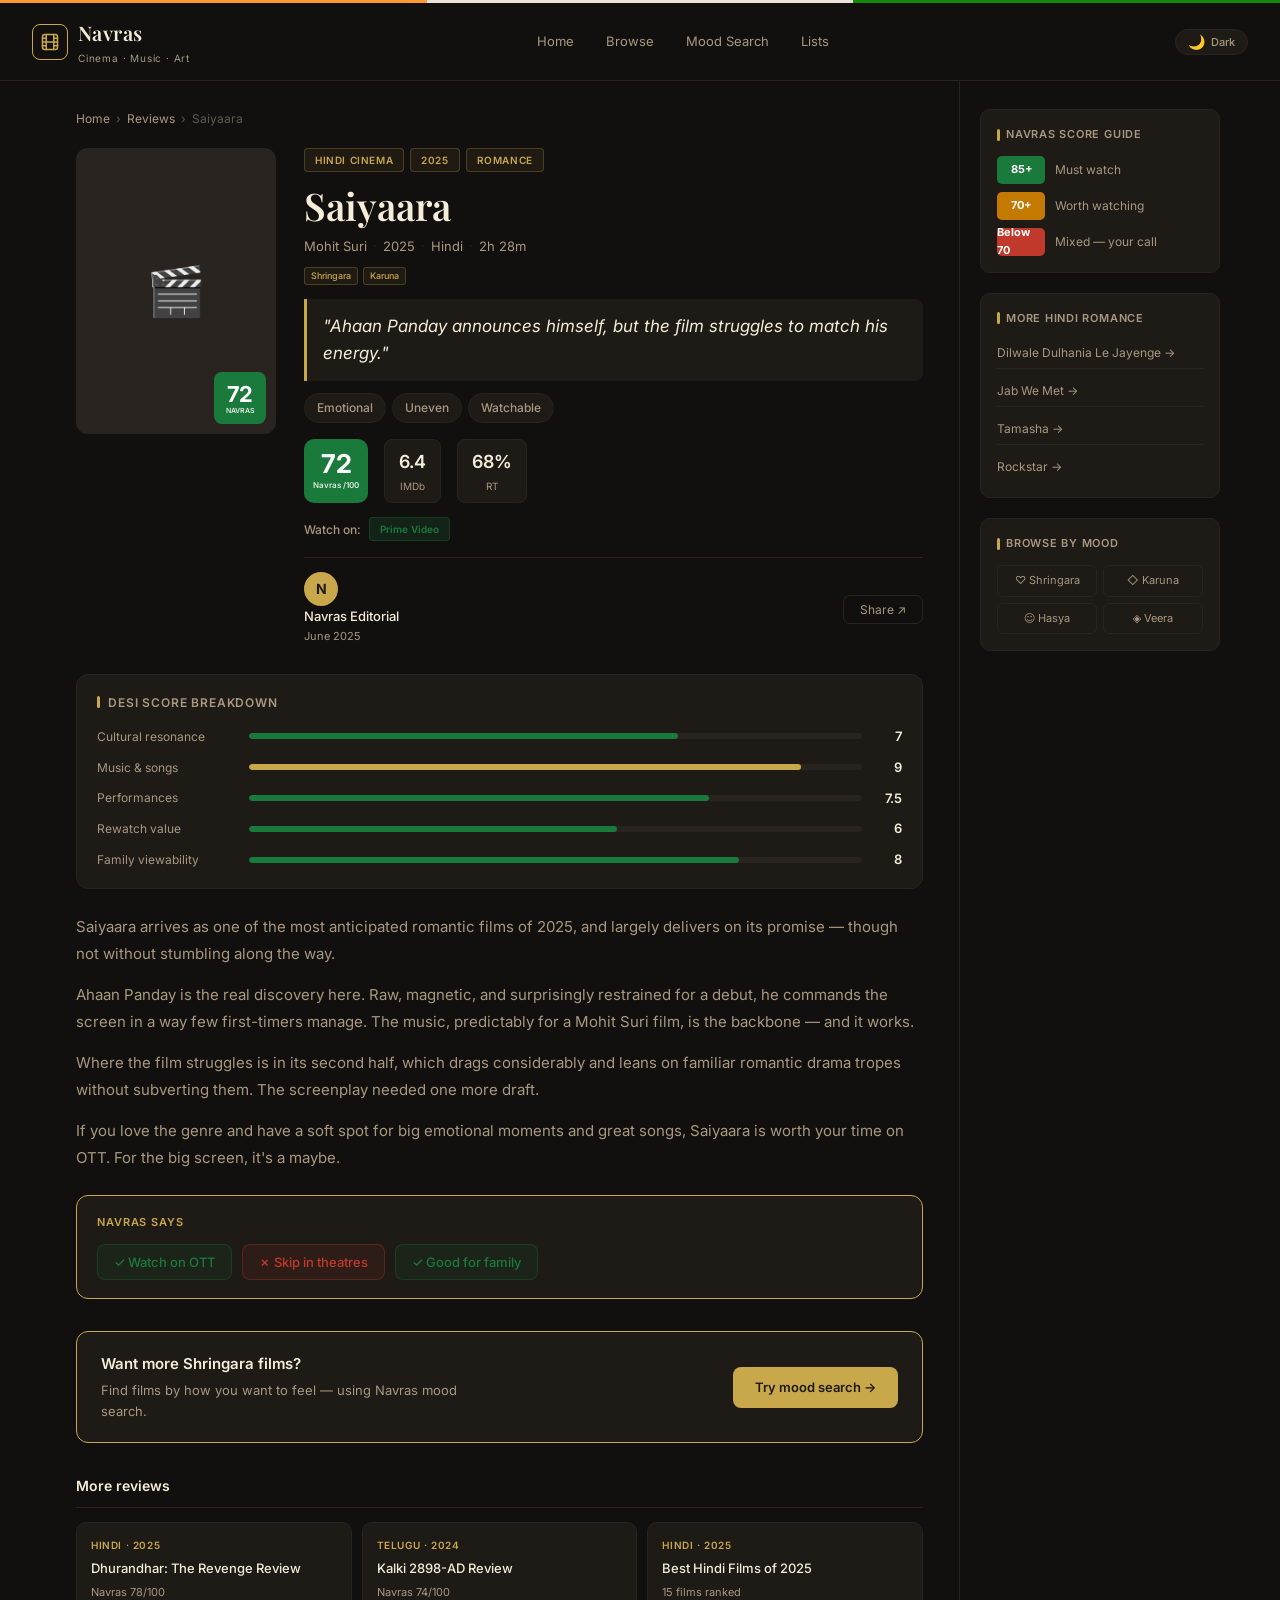
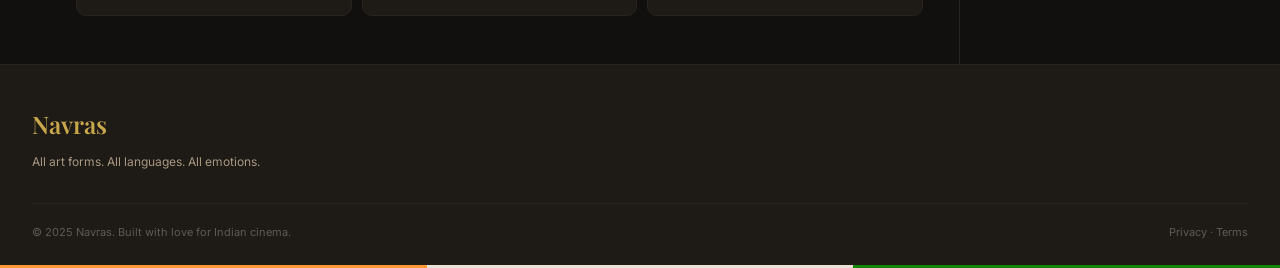
<file: pages/review-template.html>
<!DOCTYPE html>
<html lang="en">
<!--
  ============================================================
  NAVRAS — NEW RELEASE REVIEW TEMPLATE
  ============================================================
  HOW TO USE:
  1. Save a copy of this file with the film name
     Example: saiyaara-review.html
             stree2-review.html
             pushpa2-review.html

  2. Search for "CHANGE THIS" in the file
     Replace every marked item with your content

  3. Upload the new file to pages/ folder on GitHub
     It goes live automatically at:
     navras.vercel.app/pages/your-filename.html

  4. Link to it from the homepage or lists page

  TAKES: 20-30 minutes per review
  ============================================================
-->
<head>
  <meta charset="UTF-8" />
  <meta name="viewport" content="width=device-width, initial-scale=1.0" />

  <!-- CHANGE THIS: Page title for Google -->
  <title>Saiyaara Review — Navras 72/100 | Indian Cinema</title>

  <!-- CHANGE THIS: Description for Google (150-160 characters) -->
  <meta name="description" content="Saiyaara review — Navras score 72/100. Ahaan Panday announces himself in this romantic drama. Worth watching on OTT." />

  <!-- CHANGE THIS: Both og: tags for social sharing -->
  <meta property="og:title" content="Saiyaara Review — Navras 72/100" />
  <meta property="og:description" content="Ahaan Panday announces himself in this romantic drama. Mixed but watchable." />
  <meta property="og:type" content="article" />

  <link rel="preconnect" href="https://fonts.googleapis.com" />
  <link rel="preconnect" href="https://fonts.gstatic.com" crossorigin />
  <link href="https://fonts.googleapis.com/css2?family=Inter:wght@400;500;600&family=Playfair+Display:ital,wght@0,600;1,600&display=swap" rel="stylesheet" />
  <link rel="stylesheet" href="../css/theme.css" />
  <link rel="stylesheet" href="../css/style.css" />
  <link rel="stylesheet" href="../css/article.css" />
  <link rel="stylesheet" href="../css/review.css" />
</head>
<body>

  <div class="tricolour"><span></span><span></span><span></span></div>

  <nav class="nav">
    <a href="../index.html" class="nav-logo">
      <div class="logo-mark">
        <svg width="18" height="18" viewBox="0 0 24 24" fill="none" stroke="currentColor" stroke-width="2" stroke-linecap="round" stroke-linejoin="round" style="color:var(--gold)"><rect x="2" y="2" width="20" height="20" rx="3"/><path d="M7 2v20M17 2v20M2 12h20M2 7h5M2 17h5M17 7h5M17 17h5"/></svg>
      </div>
      <div>
        <div class="logo-text">Navras</div>
        <div class="logo-sub">Cinema · Music · Art</div>
      </div>
    </a>
    <div class="nav-links">
      <a href="../index.html" class="nav-link">Home</a>
      <a href="browse.html" class="nav-link">Browse</a>
      <a href="mood.html" class="nav-link">Mood Search</a>
      <a href="lists.html" class="nav-link">Lists</a>
    </div>
    <div class="nav-right">
      <button class="theme-toggle" id="themeToggle" onclick="toggleTheme()">
        <span class="toggle-icon" id="toggleIcon">🌙</span>
        <span class="toggle-label" id="toggleLabel">Dark</span>
      </button>
    </div>
  </nav>

  <div class="review-wrap">
    <main class="review-main">

      <!-- Breadcrumb -->
      <div class="article-breadcrumb">
        <a href="../index.html">Home</a>
        <span>›</span>
        <a href="browse.html">Reviews</a>
        <span>›</span>
        <!-- CHANGE THIS: Film name -->
        <span>Saiyaara</span>
      </div>

      <!-- REVIEW HEADER -->
      <div class="rv-header">

        <!-- CHANGE THIS: TMDb movie ID (find at themoviedb.org) -->
        <!-- Poster loads automatically from TMDb using the ID below -->
        <div class="rv-poster" id="rvPoster" data-tmdb-id="1356901">
          <div class="rv-poster-placeholder">🎬</div>
          <div class="rv-score-badge green" id="rvScoreBadge">
            <!-- CHANGE THIS: Your Navras score (0-100) -->
            72
            <span>NAVRAS</span>
          </div>
        </div>

        <div class="rv-header-info">

          <!-- CHANGE THIS: Category tags -->
          <div class="article-category">
            <span class="article-cat-tag">Hindi Cinema</span>
            <span class="article-cat-tag">2025</span>
            <span class="article-cat-tag">Romance</span>
          </div>

          <!-- CHANGE THIS: Film title -->
          <h1 class="rv-title">Saiyaara</h1>

          <!-- CHANGE THIS: Director · Year · Language · Duration -->
          <div class="rv-meta-row">
            <span class="rv-meta-item">Mohit Suri</span>
            <span class="rv-meta-dot">·</span>
            <span class="rv-meta-item">2025</span>
            <span class="rv-meta-dot">·</span>
            <span class="rv-meta-item">Hindi</span>
            <span class="rv-meta-dot">·</span>
            <span class="rv-meta-item">2h 28m</span>
          </div>

          <!-- CHANGE THIS: Rasa tags (pick 1-3 from the nine rasas) -->
          <div class="rv-rasas">
            <span class="rtag">Shringara</span>
            <span class="rtag">Karuna</span>
          </div>

          <!-- NAVRAS VERDICT — THE MOST IMPORTANT PART -->
          <!-- CHANGE THIS: One sentence. Maximum 15 words. Be honest and crisp. -->
          <div class="rv-verdict">
            "Ahaan Panday announces himself, but the film struggles to match his energy."
          </div>

          <!-- CHANGE THIS: Exactly three words that describe the film -->
          <div class="rv-three-words">
            <span class="rv-word">Emotional</span>
            <span class="rv-word">Uneven</span>
            <span class="rv-word">Watchable</span>
          </div>

          <!-- Score breakdown -->
          <div class="rv-scores-row">
            <div class="rv-navras-score green">
              <!-- CHANGE THIS: Same score as above -->
              <div class="rv-score-num">72</div>
              <div class="rv-score-label">Navras /100</div>
            </div>
            <!-- CHANGE THIS: External scores (find on IMDb and RT) -->
            <div class="rv-ext-score">
              <div class="rv-ext-num">6.4</div>
              <div class="rv-ext-label">IMDb</div>
            </div>
            <div class="rv-ext-score">
              <div class="rv-ext-num">68%</div>
              <div class="rv-ext-label">RT</div>
            </div>
          </div>

          <!-- CHANGE THIS: Where to watch -->
          <div class="rv-watch-row">
            <span class="rv-watch-label">Watch on:</span>
            <!-- Options: theatre / netflix / prime / hotstar / sony / zee5 / free -->
            <span class="afe-watch-badge ott">Prime Video</span>
            <!-- Add or remove badges as needed -->
          </div>

          <div class="rv-share-row">
            <div class="rv-author">
              <div class="author-avatar">N</div>
              <div class="author-info">
                <div class="author-name">Navras Editorial</div>
                <!-- CHANGE THIS: Publish date -->
                <div class="author-date">June 2025</div>
              </div>
            </div>
            <button class="share-btn" onclick="shareArticle()">Share ↗</button>
          </div>

        </div>
      </div>

      <!-- DESI SCORE BREAKDOWN -->
      <div class="rv-desi-score">
        <div class="rv-desi-title">Desi Score breakdown</div>
        <div class="rv-desi-bars">

          <!-- CHANGE THIS: Score each dimension 1-10 -->
          <div class="rv-desi-row">
            <div class="rv-desi-label">Cultural resonance</div>
            <div class="rv-desi-bar"><div class="rv-desi-fill" style="width:70%"></div></div>
            <!-- CHANGE THIS: Score /10 -->
            <div class="rv-desi-val">7</div>
          </div>

          <div class="rv-desi-row">
            <div class="rv-desi-label">Music & songs</div>
            <div class="rv-desi-bar"><div class="rv-desi-fill gold" style="width:90%"></div></div>
            <div class="rv-desi-val">9</div>
          </div>

          <div class="rv-desi-row">
            <div class="rv-desi-label">Performances</div>
            <div class="rv-desi-bar"><div class="rv-desi-fill" style="width:75%"></div></div>
            <div class="rv-desi-val">7.5</div>
          </div>

          <div class="rv-desi-row">
            <div class="rv-desi-label">Rewatch value</div>
            <div class="rv-desi-bar"><div class="rv-desi-fill" style="width:60%"></div></div>
            <div class="rv-desi-val">6</div>
          </div>

          <div class="rv-desi-row">
            <div class="rv-desi-label">Family viewability</div>
            <div class="rv-desi-bar"><div class="rv-desi-fill" style="width:80%"></div></div>
            <div class="rv-desi-val">8</div>
          </div>

        </div>
      </div>

      <!-- THE NAVRAS TAKE — short and crisp -->
      <!-- CHANGE THIS: 3-5 short paragraphs. No long paragraphs. -->
      <!-- Each paragraph = one clear point about the film -->
      <div class="rv-body">

        <p class="rv-para">
          <!-- CHANGE THIS: Opening line — hook the reader -->
          Saiyaara arrives as one of the most anticipated romantic films of 2025, and largely delivers on its promise — though not without stumbling along the way.
        </p>

        <p class="rv-para">
          <!-- CHANGE THIS: The good — what works -->
          Ahaan Panday is the real discovery here. Raw, magnetic, and surprisingly restrained for a debut, he commands the screen in a way few first-timers manage. The music, predictably for a Mohit Suri film, is the backbone — and it works.
        </p>

        <p class="rv-para">
          <!-- CHANGE THIS: The problem — what doesn't work -->
          Where the film struggles is in its second half, which drags considerably and leans on familiar romantic drama tropes without subverting them. The screenplay needed one more draft.
        </p>

        <p class="rv-para">
          <!-- CHANGE THIS: Final verdict — who should watch it -->
          If you love the genre and have a soft spot for big emotional moments and great songs, Saiyaara is worth your time on OTT. For the big screen, it's a maybe.
        </p>

      </div>

      <!-- WATCH OR SKIP -->
      <div class="rv-verdict-box">
        <div class="rv-verdict-box-title">Navras says</div>
        <div class="rv-verdict-options">
          <!-- CHANGE THIS: Tick the right options, cross the wrong ones -->
          <div class="rv-verdict-opt yes">✓ Watch on OTT</div>
          <div class="rv-verdict-opt no">✗ Skip in theatres</div>
          <div class="rv-verdict-opt yes">✓ Good for family</div>
        </div>
      </div>

      <!-- MOOD SEARCH CTA -->
      <div class="article-cta">
        <div class="article-cta-text">
          <!-- CHANGE THIS: Match the rasa to the film's mood -->
          <div class="article-cta-title">Want more Shringara films?</div>
          <div class="article-cta-sub">Find films by how you want to feel — using Navras mood search.</div>
        </div>
        <!-- CHANGE THIS: Update the rasa in the link -->
        <a href="mood.html?rasa=shringara" class="article-cta-btn">Try mood search →</a>
      </div>

      <!-- RELATED REVIEWS -->
      <div class="related-articles">
        <div class="related-title">More reviews</div>
        <div class="related-grid">
          <!-- CHANGE THIS: Link to 3 related reviews or articles -->
          <a href="article.html" class="related-card">
            <div class="related-card-tag">Hindi · 2025</div>
            <div class="related-card-title">Dhurandhar: The Revenge Review</div>
            <div class="related-card-count">Navras 78/100</div>
          </a>
          <a href="article.html" class="related-card">
            <div class="related-card-tag">Telugu · 2024</div>
            <div class="related-card-title">Kalki 2898-AD Review</div>
            <div class="related-card-count">Navras 74/100</div>
          </a>
          <a href="article.html" class="related-card">
            <div class="related-card-tag">Hindi · 2025</div>
            <div class="related-card-title">Best Hindi Films of 2025</div>
            <div class="related-card-count">15 films ranked</div>
          </a>
        </div>
      </div>

    </main>

    <!-- SIDEBAR -->
    <aside class="article-sidebar">

      <div class="sidebar-widget">
        <div class="sw-title">Navras score guide</div>
        <div class="sw-score-guide">
          <div class="sg-row"><div class="sg-box green">85+</div><span>Must watch</span></div>
          <div class="sg-row"><div class="sg-box amber">70+</div><span>Worth watching</span></div>
          <div class="sg-row"><div class="sg-box red">Below 70</div><span>Mixed — your call</span></div>
        </div>
      </div>

      <!-- CHANGE THIS: Trending films in same language/genre -->
      <div class="sidebar-widget">
        <div class="sw-title">More Hindi romance</div>
        <div class="sw-links">
          <a href="article.html" class="sw-link">Dilwale Dulhania Le Jayenge →</a>
          <a href="article.html" class="sw-link">Jab We Met →</a>
          <a href="article.html" class="sw-link">Tamasha →</a>
          <a href="article.html" class="sw-link">Rockstar →</a>
        </div>
      </div>

      <div class="sidebar-widget">
        <div class="sw-title">Browse by mood</div>
        <div class="sw-rasas">
          <a href="mood.html" class="sw-rasa">♡ Shringara</a>
          <a href="mood.html" class="sw-rasa">◇ Karuna</a>
          <a href="mood.html" class="sw-rasa">☺ Hasya</a>
          <a href="mood.html" class="sw-rasa">◈ Veera</a>
        </div>
      </div>

    </aside>
  </div>

  <footer class="footer">
    <div class="footer-inner">
      <div class="footer-brand">
        <div class="footer-logo">Navras</div>
        <div class="footer-tagline">All art forms. All languages. All emotions.</div>
      </div>
    </div>
    <div class="footer-bottom">
      <span>© 2025 Navras. Built with love for Indian cinema.</span>
      <span>Privacy · Terms</span>
    </div>
  </footer>

  <div class="tricolour"><span></span><span></span><span></span></div>

  <script src="../js/config.js"></script>
  <script src="../js/tmdb.js"></script>
  <script src="../js/main.js"></script>
  <script>
    // Auto-load poster from TMDb
    document.addEventListener('DOMContentLoaded', () => {
      const posterEl = document.getElementById('rvPoster');
      const tmdbId = posterEl?.dataset.tmdbId;
      if (!tmdbId) return;
      TMDB.get(`/movie/${tmdbId}`, {}).then(data => {
        if (data?.poster_path) {
          const img = document.createElement('img');
          img.src = TMDB.poster(data.poster_path, 'w342');
          img.alt = document.querySelector('.rv-title')?.textContent || 'Film poster';
          img.style.cssText = 'width:100%;height:100%;object-fit:cover;border-radius:10px;';
          posterEl.querySelector('.rv-poster-placeholder').replaceWith(img);
        }
      });
    });

    function shareArticle() {
      if (navigator.share) {
        navigator.share({ title: document.title, url: window.location.href });
      } else {
        navigator.clipboard.writeText(window.location.href);
        alert('Link copied!');
      }
    }
  </script>
</body>
</html>
</file>
<file: css/theme.css>
/* ===========================
   NAVRAS — Theme System
   Light default + Dark toggle
   =========================== */

/* DARK MODE — default */
body.light-mode {
  --gold: #B8900A;
  --gold-light: #D4A820;
  --gold-dim: #9A7820;
  --gold-bg: rgba(184,144,10,0.07);
  --gold-border: rgba(184,144,10,0.22);

  --ink: #FAF7F2;
  --ink2: #FFFFFF;
  --ink3: #EDE7DE;

  --text: #1A1410;
  --text-muted: #6B6460;
  --text-dim: #A09890;

  --green: #1A7A3C;
  --amber: #B87000;
  --red: #C0392B;

  --nav-bg: #FFFFFF;
  --card-bg: #FFFFFF;
  --card-hover: #FDF9F4;
  --shadow: 0 1px 4px rgba(0,0,0,0.07);
  --shadow-md: 0 4px 16px rgba(0,0,0,0.08);
}

/* LIGHT MODE — toggled */
:root {
  --gold: #C9A84C;
  --gold-light: #E8C96A;
  --gold-dim: #8A6F2E;
  --gold-bg: rgba(201,168,76,0.08);
  --gold-border: rgba(201,168,76,0.25);

  --ink: #12100E;
  --ink2: #1E1A16;
  --ink3: #2A2420;

  --text: #F5EDD8;
  --text-muted: #A89880;
  --text-dim: #5F5A54;

  --green: #2ECC71;
  --amber: #F39C12;
  --red: #E74C3C;

  --nav-bg: #12100E;
  --card-bg: #1E1A16;
  --card-hover: #251F1A;
  --shadow: none;
  --shadow-md: none;
}

/* Smooth transition on toggle */
body, body * {
  transition: background-color 0.25s ease, border-color 0.25s ease, color 0.2s ease, box-shadow 0.25s ease;
}

/* Prevent flash of unstyled content */
body.theme-init * { transition: none !important; }

/* Theme toggle button */
.theme-toggle {
  display: flex;
  align-items: center;
  gap: 6px;
  padding: 5px 12px;
  border-radius: 20px;
  border: 0.5px solid var(--ink3);
  background: var(--ink2);
  color: var(--text-muted);
  font-size: 12px;
  font-weight: 500;
  cursor: pointer;
  font-family: inherit;
  transition: border-color 0.15s, color 0.15s;
  flex-shrink: 0;
}

.theme-toggle:hover {
  border-color: var(--gold-dim);
  color: var(--text);
}

.theme-toggle .toggle-icon { font-size: 14px; line-height: 1; }
.theme-toggle .toggle-label { font-size: 11px; }
</file>
<file: css/style.css>
/* ===========================
   NAVRAS — Main Stylesheet
   =========================== */

*, *::before, *::after { box-sizing: border-box; margin: 0; padding: 0; }

html { scroll-behavior: smooth; }

body {
  background: var(--ink);
  color: var(--text);
  font-family: var(--font-main);
  font-size: 15px;
  line-height: 1.6;
  min-height: 100vh;
  --font-main: 'Inter', system-ui, sans-serif;
  --font-display: 'Playfair Display', Georgia, serif;
  --radius: 10px;
  --radius-sm: 6px;
}

a { text-decoration: none; color: inherit; }
button { cursor: pointer; font-family: inherit; }
img { max-width: 100%; display: block; }

/* ===========================
   TRICOLOUR BAR
   =========================== */
.tricolour { display: flex; height: 3px; width: 100%; }
.tricolour span:nth-child(1) { flex: 1; background: #FF9933; }
.tricolour span:nth-child(2) { flex: 1; background: #FFFFFF; }
.tricolour span:nth-child(3) { flex: 1; background: #138808; }

/* light mode — white stripe visible */
body:not(.dark-mode) .tricolour span:nth-child(2) { background: #E8E2D9; }

/* ===========================
   NAVIGATION
   =========================== */
.nav {
  display: flex;
  align-items: center;
  justify-content: space-between;
  padding: 14px 32px;
  border-bottom: 0.5px solid var(--ink3);
  position: sticky;
  top: 0;
  background: var(--nav-bg, var(--ink2));
  z-index: 100;
  gap: 16px;
  box-shadow: var(--shadow);
}

.nav-logo { display: flex; align-items: center; gap: 10px; flex-shrink: 0; }

.logo-mark {
  width: 36px; height: 36px; border-radius: 8px;
  border: 1.5px solid var(--gold);
  display: flex; align-items: center; justify-content: center;
}

.logo-text {
  font-size: 20px; font-weight: 600; color: var(--text);
  letter-spacing: 0.02em; font-family: var(--font-display);
}

.logo-sub { font-size: 10px; color: var(--text-muted); letter-spacing: 0.08em; margin-top: 1px; }

.nav-links { display: flex; gap: 2px; align-items: center; }

.nav-link {
  font-size: 13px; color: var(--text-muted);
  padding: 6px 14px; border-radius: var(--radius-sm);
  border: 0.5px solid transparent; transition: all 0.15s;
}

.nav-link:hover { color: var(--text); background: var(--ink); }
.nav-link.active { color: var(--gold); border-color: var(--gold); }

.nav-right { display: flex; align-items: center; gap: 10px; }

.lang-switcher { display: flex; gap: 3px; }

.lang-btn {
  font-size: 11px; padding: 3px 8px; border-radius: 4px;
  border: 0.5px solid var(--ink3); color: var(--text-muted);
  background: transparent; transition: all 0.15s;
}

.lang-btn:hover { color: var(--text); }
.lang-btn.active { color: var(--gold); border-color: var(--gold); }

.nav-search {
  display: flex; align-items: center; gap: 8px;
  background: var(--ink); border: 0.5px solid var(--ink3);
  border-radius: 8px; padding: 0 14px; height: 36px;
  color: var(--text-dim); font-size: 13px; cursor: pointer;
  white-space: nowrap;
}

.hamburger {
  display: none; flex-direction: column; gap: 5px;
  background: none; border: none; padding: 4px;
}

.hamburger span {
  display: block; width: 22px; height: 1.5px;
  background: var(--text-muted); border-radius: 2px;
}

.mobile-menu {
  display: none; flex-direction: column;
  background: var(--ink2); border-bottom: 0.5px solid var(--ink3); padding: 8px 0;
}

.mobile-link {
  padding: 12px 24px; font-size: 15px; color: var(--text-muted);
  border-left: 2px solid transparent;
}

.mobile-link.active { color: var(--gold); border-left-color: var(--gold); }

/* ===========================
   HERO
   =========================== */
.hero {
  padding: 52px 32px 40px;
  border-bottom: 0.5px solid var(--ink3);
  max-width: 760px;
}

.hero-eyebrow {
  display: flex; align-items: center; gap: 10px;
  font-size: 11px; color: var(--gold); letter-spacing: 0.1em;
  text-transform: uppercase; margin-bottom: 18px;
}

.eyebrow-line { display: inline-block; width: 24px; height: 0.5px; background: var(--gold); }

.hero-headline {
  font-family: var(--font-display);
  font-size: clamp(32px, 5vw, 52px);
  font-weight: 600; color: var(--text);
  line-height: 1.15; margin-bottom: 16px;
}

.hero-headline em { font-style: italic; color: var(--gold); }

.hero-sub {
  font-size: 15px; color: var(--text-muted);
  line-height: 1.7; margin-bottom: 28px; max-width: 520px;
}

.hero-searchbar {
  display: flex; align-items: center; gap: 12px;
  background: var(--ink2); border: 1.5px solid var(--gold);
  border-radius: 12px; padding: 0 20px; height: 52px;
  max-width: 600px; box-shadow: var(--shadow-md);
}

.hero-searchbar input {
  flex: 1; background: none; border: none; outline: none;
  font-size: 14px; color: var(--text); font-family: inherit;
}

.hero-searchbar input::placeholder { color: var(--text-dim); }

/* ===========================
   SECTION COMMONS
   =========================== */
.section-head {
  display: flex; align-items: center;
  justify-content: space-between; margin-bottom: 16px;
}

.section-title {
  font-size: 14px; font-weight: 600; color: var(--text);
  display: flex; align-items: center; gap: 10px;
}

.title-bar {
  display: inline-block; width: 3px; height: 16px;
  background: var(--gold); border-radius: 2px; flex-shrink: 0;
}

.see-all { font-size: 12px; color: var(--gold); transition: opacity 0.15s; }
.see-all:hover { opacity: 0.7; }

/* ===========================
   MOOD SEARCH
   =========================== */
.mood-section {
  padding: 32px;
  border-bottom: 0.5px solid var(--ink3);
  background: var(--ink);
}

.mood-hint { font-size: 13px; color: var(--text-muted); margin-bottom: 18px; margin-top: -8px; }

.mood-grid {
  display: grid; grid-template-columns: repeat(9, 1fr);
  gap: 8px; margin-bottom: 16px;
}

.mood-card {
  background: var(--ink2); border: 0.5px solid var(--ink3);
  border-radius: var(--radius); padding: 12px 8px; text-align: center;
  cursor: pointer; transition: border-color 0.2s, background 0.2s, box-shadow 0.2s;
  display: flex; flex-direction: column; align-items: center; gap: 5px;
  box-shadow: var(--shadow);
}

.mood-card:hover { border-color: var(--gold-dim); box-shadow: var(--shadow-md); }
.mood-card.selected { border-color: var(--gold); background: var(--gold-bg); }

.mood-icon { font-size: 18px; color: var(--text-muted); line-height: 1; transition: color 0.2s; }
.mood-card.selected .mood-icon { color: var(--gold); }

.mood-name { font-size: 11px; font-weight: 500; color: var(--text-muted); transition: color 0.2s; }
.mood-card.selected .mood-name { color: var(--gold); }

.mood-meaning { font-size: 9px; color: var(--text-dim); line-height: 1.3; }

.mood-results {
  background: var(--ink2); border: 1px solid var(--gold);
  border-radius: var(--radius); padding: 16px;
  box-shadow: var(--shadow-md);
}

.mood-results-label { font-size: 12px; color: var(--gold); margin-bottom: 12px; font-weight: 600; }

.mood-result-list { display: flex; flex-direction: column; gap: 8px; margin-bottom: 12px; }

.mood-result-item {
  display: flex; align-items: center; gap: 12px;
  padding: 8px 10px; background: var(--ink); border-radius: 8px;
  border: 0.5px solid var(--ink3); transition: border-color 0.15s;
}

.mood-result-item:hover { border-color: var(--gold-dim); }

.result-poster { width: 30px; height: 42px; border-radius: 4px; flex-shrink: 0; }
.result-info { flex: 1; }
.result-title { font-size: 13px; font-weight: 500; color: var(--text); margin-bottom: 2px; }
.result-meta { font-size: 11px; color: var(--text-muted); }
.result-score { font-size: 15px; font-weight: 600; }

.mood-ai-bar {
  display: flex; align-items: center; gap: 8px;
  background: var(--ink); border: 0.5px solid var(--ink3);
  border-radius: 8px; padding: 8px 12px;
}

.mood-ai-bar span { font-size: 12px; color: var(--text-dim); flex: 1; }

.mood-ai-btn {
  font-size: 11px; color: var(--ink2); background: var(--gold);
  border-radius: 5px; padding: 4px 12px; font-weight: 600;
  white-space: nowrap; transition: opacity 0.15s; text-decoration: none;
}

.mood-ai-btn:hover { opacity: 0.85; }

/* ===========================
   INDUSTRY FILTER
   =========================== */
.browse-section { padding: 24px 32px 0; }

.industry-row {
  display: flex; gap: 6px; overflow-x: auto;
  padding-bottom: 8px; scrollbar-width: none;
}

.industry-row::-webkit-scrollbar { display: none; }

.ind-chip {
  flex-shrink: 0; padding: 6px 16px; border-radius: var(--radius-sm);
  font-size: 12px; border: 0.5px solid var(--ink3);
  color: var(--text-muted); background: var(--ink2);
  transition: all 0.15s; box-shadow: var(--shadow);
}

.ind-chip:hover { color: var(--text); border-color: var(--gold-dim); }
.ind-chip.active { border-color: var(--gold); color: var(--gold); background: var(--gold-bg); }

/* ===========================
   FILM CARDS
   =========================== */
.films-section { padding: 24px 32px; }

.films-grid {
  display: grid;
  grid-template-columns: repeat(auto-fill, minmax(150px, 1fr));
  gap: 12px;
}

.film-card {
  background: var(--ink2); border: 0.5px solid var(--ink3);
  border-radius: var(--radius); overflow: hidden;
  transition: border-color 0.2s, transform 0.2s, box-shadow 0.2s;
  display: block; box-shadow: var(--shadow);
}

.film-card:hover {
  border-color: var(--gold-dim); transform: translateY(-2px);
  box-shadow: var(--shadow-md);
}

.film-poster {
  height: 170px; position: relative;
  display: flex; flex-direction: column;
  justify-content: space-between; padding: 8px;
}

.film-lang {
  font-size: 9px; font-weight: 600; padding: 2px 7px; border-radius: 3px;
  background: rgba(0,0,0,0.5); color: #fff;
  align-self: flex-start;
}

.film-score-badge {
  align-self: flex-end; display: flex; align-items: center; gap: 4px;
  background: rgba(0,0,0,0.75); border-radius: 4px;
  padding: 2px 7px; font-size: 11px; font-weight: 600; color: #fff;
}

.sdot { width: 6px; height: 6px; border-radius: 50%; display: inline-block; }
.sdot.green { background: #2ECC71; }
.sdot.amber { background: #F39C12; }
.sdot.red { background: #E74C3C; }

.film-info { padding: 10px 12px 12px; }
.film-title { font-size: 13px; font-weight: 500; color: var(--text); line-height: 1.3; margin-bottom: 3px; }
.film-meta { font-size: 10px; color: var(--text-muted); margin-bottom: 6px; }
.film-rasatags { display: flex; gap: 4px; flex-wrap: wrap; }

.rtag {
  font-size: 9px; color: var(--gold);
  background: var(--gold-bg); border: 0.5px solid var(--gold-border);
  padding: 1px 6px; border-radius: 3px; font-weight: 500;
}

/* ===========================
   TOP CHART
   =========================== */
.chart-section { padding: 0 32px 32px; }

.chart-list { display: flex; flex-direction: column; }

.chart-item {
  display: flex; align-items: center; gap: 14px;
  padding: 12px 0; border-bottom: 0.5px solid var(--ink3);
  transition: background 0.15s; border-radius: 4px;
}

.chart-item:last-child { border-bottom: none; }
.chart-item:hover { background: var(--gold-bg); }

.chart-num { font-size: 18px; font-weight: 600; color: var(--ink3); min-width: 28px; }
.chart-num.gold { color: var(--gold); }

.chart-poster { width: 38px; height: 52px; border-radius: 5px; flex-shrink: 0; }
.chart-info { flex: 1; }
.chart-title { font-size: 14px; font-weight: 500; color: var(--text); margin-bottom: 2px; }
.chart-detail { font-size: 11px; color: var(--text-muted); margin-bottom: 5px; }
.chart-rasas { display: flex; gap: 4px; flex-wrap: wrap; }

.chart-score { font-size: 18px; font-weight: 600; }
.chart-score.green { color: var(--green); }
.chart-score.amber { color: var(--amber); }

/* ===========================
   OTT EDITORIAL
   =========================== */
.ott-editorial { border-top: 0.5px solid var(--ink3); }

.ott-platform-tabs {
  padding: 28px 32px 0;
  display: flex; flex-direction: column; gap: 14px;
}

.ott-tabs-row {
  display: flex; gap: 6px; overflow-x: auto;
  padding-bottom: 0; scrollbar-width: none; margin-top: 12px;
}
.ott-tabs-row::-webkit-scrollbar { display: none; }

.ott-tab {
  flex-shrink: 0; padding: 7px 18px;
  border-radius: 6px 6px 0 0; font-size: 12px; font-weight: 500;
  border: 0.5px solid var(--ink3); border-bottom: none;
  color: var(--text-muted); background: var(--ink);
  transition: all 0.15s; font-family: inherit;
}

.ott-tab:hover { color: var(--text); }
.ott-tab.active { color: var(--gold); border-color: var(--gold); background: var(--gold-bg); }

.ott-cards-grid {
  display: grid; grid-template-columns: repeat(auto-fill, minmax(160px, 1fr));
  gap: 12px; padding: 16px 32px 28px;
  border-top: 0.5px solid var(--ink3); border-bottom: 0.5px solid var(--ink3);
}

.ott-film-card {
  background: var(--ink2); border: 0.5px solid var(--ink3);
  border-radius: var(--radius); overflow: hidden;
  cursor: pointer; transition: border-color 0.2s, transform 0.2s, box-shadow 0.2s;
  display: block; text-decoration: none; box-shadow: var(--shadow);
}

.ott-film-card:hover { border-color: var(--gold-dim); transform: translateY(-2px); box-shadow: var(--shadow-md); }

.ott-card-poster {
  height: 160px; position: relative;
  display: flex; flex-direction: column;
  justify-content: space-between; padding: 8px;
}

.ott-card-new {
  font-size: 9px; font-weight: 600; padding: 2px 7px; border-radius: 3px;
  background: var(--gold); color: #fff; align-self: flex-start;
}

.ott-card-score {
  align-self: flex-end; display: flex; align-items: center; gap: 4px;
  background: rgba(0,0,0,0.75); border-radius: 4px;
  padding: 2px 7px; font-size: 11px; font-weight: 700; color: var(--gold);
}

.ott-card-info { padding: 10px 12px 12px; }
.ott-card-title { font-size: 13px; font-weight: 500; color: var(--text); margin-bottom: 3px; line-height: 1.3; }
.ott-card-meta { font-size: 10px; color: var(--text-muted); margin-bottom: 5px; }
.ott-card-rasas { display: flex; gap: 3px; flex-wrap: wrap; }

/* What to Watch Tonight */
.what-to-watch { padding: 28px 32px; border-bottom: 0.5px solid var(--ink3); }

.wtw-grid { display: grid; grid-template-columns: repeat(auto-fill, minmax(240px, 1fr)); gap: 12px; }

.wtw-card {
  display: flex; gap: 12px; background: var(--ink2);
  border: 0.5px solid var(--ink3); border-radius: var(--radius);
  overflow: hidden; padding: 12px; transition: border-color 0.2s, box-shadow 0.2s;
  text-decoration: none; box-shadow: var(--shadow);
}

.wtw-card:hover { border-color: var(--gold-dim); box-shadow: var(--shadow-md); }

.wtw-poster { width: 52px; height: 72px; border-radius: 6px; flex-shrink: 0; }
.wtw-info { flex: 1; }
.wtw-platform { font-size: 10px; color: var(--gold); font-weight: 600; margin-bottom: 4px; }
.wtw-title { font-size: 13px; font-weight: 500; color: var(--text); margin-bottom: 5px; line-height: 1.3; }
.wtw-verdict { font-size: 11px; color: var(--text-muted); line-height: 1.4; margin-bottom: 8px; font-style: italic; }

.navras-score-pill {
  display: inline-flex; align-items: center; gap: 4px;
  background: var(--gold-bg); border: 0.5px solid var(--gold-border);
  border-radius: 4px; padding: 2px 8px;
  font-size: 12px; font-weight: 700; color: var(--gold);
}

.navras-score-pill span { font-size: 9px; font-weight: 400; color: var(--text-dim); }

/* Navras Lists strip */
.lists-teaser { padding: 28px 32px; border-bottom: 0.5px solid var(--ink3); }

.lists-grid { display: grid; grid-template-columns: repeat(auto-fill, minmax(280px, 1fr)); gap: 8px; }

.list-card {
  display: flex; align-items: center; gap: 14px;
  background: var(--ink2); border: 0.5px solid var(--ink3);
  border-radius: var(--radius); padding: 14px 16px;
  transition: border-color 0.15s, box-shadow 0.15s; text-decoration: none;
  box-shadow: var(--shadow);
}

.list-card:hover { border-color: var(--gold-dim); box-shadow: var(--shadow-md); }
.list-num { font-size: 22px; font-weight: 600; color: var(--gold); font-family: var(--font-display); min-width: 36px; line-height: 1; }
.list-info { flex: 1; }
.list-title { font-size: 13px; font-weight: 500; color: var(--text); margin-bottom: 3px; line-height: 1.3; }
.list-meta { font-size: 10px; color: var(--text-muted); }
.list-arrow { font-size: 16px; color: var(--gold-dim); }

/* ===========================
   FOOTER
   =========================== */
.footer {
  background: var(--ink2); border-top: 0.5px solid var(--ink3);
  padding: 40px 32px 24px;
}

.footer-inner { display: flex; gap: 48px; margin-bottom: 32px; flex-wrap: wrap; }
.footer-brand { max-width: 240px; }

.footer-logo {
  font-family: var(--font-display); font-size: 24px;
  font-weight: 600; color: var(--gold); margin-bottom: 8px;
}

.footer-tagline { font-size: 12px; color: var(--text-muted); line-height: 1.6; }

.footer-links-grid { display: flex; gap: 48px; flex: 1; flex-wrap: wrap; }

.footer-col { display: flex; flex-direction: column; gap: 8px; }

.footer-col-title {
  font-size: 11px; font-weight: 600; color: var(--text-muted);
  text-transform: uppercase; letter-spacing: 0.08em; margin-bottom: 4px;
}

.footer-col a { font-size: 13px; color: var(--text-dim); transition: color 0.15s; }
.footer-col a:hover { color: var(--text); }

.footer-bottom {
  display: flex; justify-content: space-between; align-items: center;
  padding-top: 20px; border-top: 0.5px solid var(--ink3);
  font-size: 11px; color: var(--text-dim); flex-wrap: wrap; gap: 8px;
}

/* ===========================
   RESPONSIVE
   =========================== */
@media (max-width: 900px) {
  .mood-grid { grid-template-columns: repeat(5, 1fr); }
}

@media (max-width: 700px) {
  .nav { padding: 12px 20px; }
  .nav-links { display: none; }
  .nav-right { display: none; }
  .hamburger { display: flex; }
  .mobile-menu.open { display: flex; }

  .hero { padding: 36px 20px 28px; }
  .mood-section { padding: 24px 20px; }
  .browse-section { padding: 20px 20px 0; }
  .films-section { padding: 20px; }
  .chart-section { padding: 0 20px 24px; }
  .ott-platform-tabs { padding: 20px 20px 0; }
  .ott-cards-grid { padding: 16px 20px; grid-template-columns: repeat(2,1fr); }
  .what-to-watch { padding: 20px; }
  .wtw-grid { grid-template-columns: 1fr; }
  .lists-teaser { padding: 20px; }
  .lists-grid { grid-template-columns: 1fr; }
  .footer { padding: 32px 20px 20px; }

  .mood-grid { grid-template-columns: repeat(3, 1fr); }
  .films-grid { grid-template-columns: repeat(2, 1fr); }
  .footer-inner { gap: 28px; }
  .footer-links-grid { gap: 28px; }
}

@media (max-width: 400px) {
  .mood-grid { grid-template-columns: repeat(3, 1fr); }
  .films-grid { grid-template-columns: repeat(2, 1fr); }
}

/* ===========================
   PAGE MAX-WIDTH + MARGINS
   =========================== */

/* Nav stays full width, content gets max-width */
.top-tabs-bar,
.editorial-strip,
.home-search-compact,
#tab-movies,
#tab-tv,
#tab-news,
.explorer-divider,
.navras-section,
.explorer-lists-section,
.footer-inner {
  max-width: 1440px;
  margin-left: auto;
  margin-right: auto;
}

/* Sections inside get side padding */
.reviews-mega-section,
.home-section,
.rms-sub-section,
.bottom-three-row,
.coming-popular-row {
  padding-left: 40px !important;
  padding-right: 40px !important;
}

/* Editorial strip inner padding */
.editorial-strip {
  width: 100%;
}

/* Search compact */
.home-search-compact {
  padding-left: 40px !important;
  padding-right: 40px !important;
}

/* Three column bottom row */
.bottom-three-row {
  padding-left: 0 !important;
  padding-right: 0 !important;
}

.btrow-col {
  padding-left: 40px !important;
  padding-right: 40px !important;
}

.btrow-col:first-child {
  padding-left: 40px !important;
}

.btrow-col:last-child {
  padding-right: 40px !important;
}

/* Mood and lists sections */
.navras-mood-section,
.explorer-lists-section {
  padding-left: 40px;
  padding-right: 40px;
}

@media (max-width: 900px) {
  .reviews-mega-section,
  .home-section,
  .rms-sub-section,
  .home-search-compact,
  .btrow-col {
    padding-left: 20px !important;
    padding-right: 20px !important;
  }
}

@media (max-width: 600px) {
  .reviews-mega-section,
  .home-section,
  .rms-sub-section,
  .home-search-compact,
  .btrow-col {
    padding-left: 14px !important;
    padding-right: 14px !important;
  }
}

/* ===========================
   Explorer Lists — New Layout
   =========================== */
.explorer-lists-grid {
  width: 100% !important;
  display: block !important;
  grid-template-columns: none !important;
}

.elg-top {
  display: grid !important;
  grid-template-columns: minmax(0, 2fr) minmax(0, 1fr) !important;
  gap: 12px !important;
  margin-bottom: 12px !important;
  width: 100% !important;
}

.elg-stack {
  display: flex !important;
  flex-direction: column !important;
  gap: 12px !important;
}

.elg-bottom {
  display: grid !important;
  grid-template-columns: repeat(3, minmax(0, 1fr)) !important;
  gap: 12px !important;
  width: 100% !important;
}

/* Featured card */
.elc-featured {
  display: flex;
  flex-direction: column;
  background: var(--ink2);
  border: 0.5px solid var(--ink3);
  border-radius: 10px;
  overflow: hidden;
  text-decoration: none;
  transition: border-color 0.2s;
}
.elc-featured:hover { border-color: var(--gold); }

.elc-featured-collage {
  display: grid;
  grid-template-columns: 1fr 1fr;
  grid-template-rows: 130px 130px;
  gap: 2px;
  background: var(--ink1);
}
.elc-featured-collage .elc-collage-cell {
  background: var(--ink3);
  overflow: hidden;
}
.elc-featured-collage .elc-collage-cell img {
  width: 100%; height: 100%; object-fit: cover;
}

.elc-featured-body {
  padding: 14px 16px;
}

/* Small card */
.elc-small {
  display: flex;
  gap: 12px;
  align-items: center;
  background: var(--ink2);
  border: 0.5px solid var(--ink3);
  border-radius: 10px;
  padding: 12px 14px;
  text-decoration: none;
  transition: border-color 0.2s;
}
.elc-small:hover { border-color: var(--gold); }

.elc-small-collage {
  display: grid;
  grid-template-columns: 1fr 1fr;
  grid-template-rows: 1fr 1fr;
  gap: 2px;
  width: 56px;
  height: 56px;
  flex-shrink: 0;
  border-radius: 6px;
  overflow: hidden;
  background: var(--ink1);
}
.elc-small-collage .elc-collage-cell {
  background: var(--ink3);
  overflow: hidden;
}
.elc-small-collage .elc-collage-cell img {
  width: 100%; height: 100%; object-fit: cover;
}

.elc-small-body { flex: 1; min-width: 0; }

/* Shared text */
.elc-category {
  color: var(--gold);
  font-size: 11px;
  letter-spacing: 0.05em;
  text-transform: uppercase;
  margin-bottom: 5px;
}
.elc-title {
  color: var(--parchment);
  font-size: 13px;
  font-weight: 500;
  line-height: 1.3;
}
.elc-small .elc-title { font-size: 12px; }

.elc-preview {
  border-top: 0.5px solid var(--ink3);
  margin-top: 10px;
  padding-top: 10px;
  display: flex;
  flex-direction: column;
  gap: 7px;
}
.elc-preview-item {
  display: flex;
  align-items: center;
  gap: 8px;
}
.elc-preview-rank {
  color: var(--gold);
  font-size: 12px;
  font-weight: 500;
  min-width: 20px;
}
.elc-preview-title {
  color: var(--ash);
  font-size: 12px;
}

@media (max-width: 900px) {
  .elg-top { grid-template-columns: 1fr; }
  .elg-stack { grid-template-rows: unset; }
  .elg-bottom { grid-template-columns: 1fr 1fr; }
  .elc-featured-collage { grid-template-rows: 80px 80px; }
}

@media (max-width: 600px) {
  .elg-bottom { grid-template-columns: 1fr; }
}
</file>
<file: css/home.css>
/* ===========================
   NAVRAS — Home Page CSS
   Dark default, cinema-first
   =========================== */

/* Search section */
.home-search-section {
  padding: 28px 32px 24px;
  border-bottom: 0.5px solid var(--ink3);
  background: var(--ink2);
}

.home-searchbar {
  display: flex; align-items: center; gap: 12px;
  background: var(--ink); border: 1.5px solid var(--gold);
  border-radius: 12px; padding: 0 16px; height: 52px;
  max-width: 680px; margin-bottom: 12px;
}

.home-searchbar input {
  flex: 1; background: none; border: none; outline: none;
  font-size: 15px; color: var(--text); font-family: inherit;
}

.home-searchbar input::placeholder { color: var(--text-dim); }

.search-browse-btn {
  flex-shrink: 0; font-size: 12px; font-weight: 500;
  color: var(--gold); white-space: nowrap;
  padding: 5px 12px; border-radius: 6px;
  border: 0.5px solid var(--gold-border);
  transition: background 0.15s;
}

.search-browse-btn:hover { background: var(--gold-bg); }

.search-hints {
  display: flex; align-items: center; gap: 8px;
  font-size: 12px; color: var(--text-dim); flex-wrap: wrap;
}

.search-hints a {
  color: var(--text-muted); padding: 2px 10px;
  border-radius: 4px; border: 0.5px solid var(--ink3);
  transition: all 0.15s; font-size: 12px;
}

.search-hints a:hover { color: var(--text); border-color: var(--gold-dim); }

/* Section commons */
.home-section {
  padding: 14px 32px;
  border-bottom: 0.5px solid var(--ink3);
}

.home-section-head {
  display: flex; align-items: center;
  justify-content: space-between; margin-bottom: 12px;
  flex-wrap: wrap; gap: 8px;
}

.home-section-title {
  font-size: 15px; font-weight: 600; color: var(--text);
  display: flex; align-items: center; gap: 8px;
}

.home-see-all { font-size: 12px; color: var(--gold); transition: opacity 0.15s; }
.home-see-all:hover { opacity: 0.7; }

/* Live dot for cinemas */
.live-dot {
  width: 8px; height: 8px; border-radius: 50%;
  background: #E74C3C; flex-shrink: 0;
  animation: livepulse 2s infinite;
}

@keyframes livepulse {
  0%, 100% { opacity: 1; transform: scale(1); }
  50% { opacity: 0.6; transform: scale(0.85); }
}

/* Cinemas grid — large posters */
.cinemas-grid {
  display: grid;
  grid-template-columns: repeat(auto-fill, minmax(130px, 1fr));
  gap: 10px;
}

.cinema-card {
  border-radius: 12px; overflow: hidden;
  background: var(--ink2); border: 0.5px solid var(--ink3);
  transition: transform 0.2s, border-color 0.2s;
  display: block; text-decoration: none;
  box-shadow: var(--shadow);
}

.cinema-card:hover { transform: translateY(-4px); border-color: var(--gold-dim); }

.cinema-poster {
  width: 100%; aspect-ratio: 2/3;
  position: relative; overflow: hidden; background: var(--ink3);
  max-height: 160px;
}

.cinema-poster img {
  width: 100%; height: 100%; object-fit: cover;
  transition: transform 0.3s;
}

.cinema-card:hover .cinema-poster img { transform: scale(1.04); }

.cinema-score {
  position: absolute; bottom: 5px; right: 5px;
  width: 30px; height: 24px; border-radius: 4px;
  display: flex; align-items: center; justify-content: center;
  font-size: 12px; font-weight: 700; color: #fff;
}

.cinema-score.green { background: #1A7A3C; }
.cinema-score.amber { background: #C47A00; }
.cinema-score.red { background: #C0392B; }
.cinema-score-sub { display: none; }

.cinema-lang {
  position: absolute; top: 8px; left: 8px;
  background: rgba(0,0,0,0.72); border-radius: 4px;
  padding: 2px 7px; font-size: 9px; font-weight: 600; color: #fff;
}

.cinema-info { padding: 6px 8px 8px; }
.cinema-title { font-size: 12px; font-weight: 500; color: var(--text); margin-bottom: 2px; line-height: 1.3;
  white-space: nowrap; overflow: hidden; text-overflow: ellipsis; }
.cinema-meta { font-size: 10px; color: var(--text-muted); margin-bottom: 0; }
.cinema-verdict { display: none; }
.cinema-rasas { display: none; }

/* OTT tabs */
.ott-platform-tabs { display: flex; gap: 4px; }

.ott-tab {
  padding: 5px 14px; border-radius: 6px; font-size: 12px;
  font-weight: 500; border: 0.5px solid var(--ink3);
  color: var(--text-muted); background: var(--ink2);
  cursor: pointer; font-family: inherit; transition: all 0.15s;
  white-space: nowrap;
}

.ott-tab:hover { color: var(--text); }
.ott-tab.active { border-color: var(--gold); color: var(--gold); background: var(--gold-bg); }

/* OTT grid */
.ott-grid {
  display: grid;
  grid-template-columns: repeat(auto-fill, minmax(160px, 1fr));
  gap: 14px;
}

/* Reviews list — Metacritic style rows */
.reviews-list { display: flex; flex-direction: column; gap: 0; margin-bottom: 16px; }

.review-row {
  display: flex; align-items: center; gap: 14px;
  padding: 14px 0; border-bottom: 0.5px solid var(--ink3);
  transition: background 0.15s; text-decoration: none;
  border-radius: 4px;
}

.review-row:last-child { border-bottom: none; }
.review-row:hover { background: var(--gold-bg); padding-left: 8px; }

.rr-score {
  width: 50px; height: 50px; border-radius: 8px;
  display: flex; flex-direction: column;
  align-items: center; justify-content: center;
  flex-shrink: 0; font-weight: 700; color: #fff;
}

.rr-score.green { background: #1A7A3C; }
.rr-score.amber { background: #C47A00; }
.rr-score.red { background: #C0392B; }
.rr-score-num { font-size: 20px; line-height: 1; }
.rr-score-lbl { font-size: 7px; font-weight: 500; opacity: 0.85; margin-top: 2px; }

.rr-poster {
  width: 40px; height: 56px; border-radius: 5px;
  flex-shrink: 0; object-fit: cover; background: var(--ink3);
}

.rr-info { flex: 1; }
.rr-top { display: flex; align-items: center; gap: 8px; margin-bottom: 3px; flex-wrap: wrap; }
.rr-title { font-size: 14px; font-weight: 500; color: var(--text); }
.rr-year { font-size: 12px; color: var(--text-muted); }
.rr-lang { font-size: 10px; font-weight: 500; padding: 1px 7px; border-radius: 3px; background: var(--gold-bg); color: var(--gold); border: 0.5px solid var(--gold-border); }
.rr-meta { font-size: 11px; color: var(--text-muted); margin-bottom: 5px; }
.rr-verdict { font-size: 12px; color: var(--text-muted); font-style: italic; line-height: 1.4; margin-bottom: 6px; }
.rr-rasas { display: flex; gap: 4px; flex-wrap: wrap; }

.rr-right { text-align: right; flex-shrink: 0; }
.rr-user-score { font-size: 18px; font-weight: 500; }
.rr-user-label { font-size: 9px; color: var(--text-dim); margin-top: 2px; }
.rr-platform { font-size: 10px; color: var(--text-muted); margin-top: 4px; }

.see-more-reviews {
  display: inline-block; font-size: 13px; color: var(--gold);
  padding: 8px 20px; border-radius: 7px;
  border: 0.5px solid var(--gold-border); transition: background 0.15s;
}

.see-more-reviews:hover { background: var(--gold-bg); }

/* Coming soon grid */
.coming-grid {
  display: grid;
  grid-template-columns: repeat(auto-fill, minmax(130px, 1fr));
  gap: 10px;
}

.coming-card {
  border-radius: 12px; overflow: hidden;
  background: var(--ink2); border: 0.5px solid var(--ink3);
  display: block; text-decoration: none;
  transition: transform 0.2s, border-color 0.2s;
}

.coming-card:hover { transform: translateY(-3px); border-color: var(--gold-dim); }

.coming-poster {
  width: 100%; aspect-ratio: 2/3;
  position: relative; overflow: hidden; background: var(--ink3);
}

.coming-poster img { width: 100%; height: 100%; object-fit: cover; }

.coming-date-badge {
  position: absolute; bottom: 0; left: 0; right: 0;
  background: linear-gradient(to top, rgba(0,0,0,0.9), transparent);
  padding: 20px 10px 8px;
  font-size: 11px; font-weight: 600; color: var(--gold);
}

.coming-info { padding: 10px 12px 12px; }
.coming-title { font-size: 13px; font-weight: 500; color: var(--text); margin-bottom: 3px; line-height: 1.3; }
.coming-meta { font-size: 10px; color: var(--text-muted); }

/* Navras section */
.navras-section {
  background: var(--ink2);
  border-top: 0.5px solid var(--ink3);
}

.navras-section-inner {
  display: grid; grid-template-columns: 1fr 1fr; gap: 32px;
  align-items: center;
}

.navras-label {
  font-size: 11px; font-weight: 600; color: var(--gold);
  letter-spacing: 0.1em; text-transform: uppercase; margin-bottom: 10px;
}

.navras-title {
  font-family: var(--font-display);
  font-size: clamp(22px, 3vw, 32px); font-weight: 600;
  color: var(--text); line-height: 1.2; margin-bottom: 12px;
}

.navras-title em { font-style: italic; color: var(--gold); }

.navras-sub {
  font-size: 13px; color: var(--text-muted);
  line-height: 1.7; margin-bottom: 18px; max-width: 380px;
}

.navras-cta {
  display: inline-block; padding: 9px 22px; border-radius: 8px;
  background: var(--gold); color: var(--ink2);
  font-size: 13px; font-weight: 600; transition: opacity 0.15s;
}

.navras-cta:hover { opacity: 0.85; }

.navras-rasas-mini {
  display: grid; grid-template-columns: repeat(3, 1fr); gap: 8px;
}

.rasa-mini {
  padding: 8px 10px; border-radius: 8px;
  background: var(--ink); border: 0.5px solid var(--ink3);
  font-size: 11px; color: var(--text-muted);
  transition: all 0.15s; text-decoration: none;
  line-height: 1.3;
}

.rasa-mini:hover { border-color: var(--gold-dim); color: var(--gold); }

/* Rankings */
.ranking-tabs { display: flex; gap: 4px; }

.rtab {
  padding: 5px 12px; border-radius: 6px; font-size: 12px;
  font-weight: 500; border: 0.5px solid var(--ink3);
  color: var(--text-muted); background: transparent;
  cursor: pointer; font-family: inherit; transition: all 0.15s;
}

.rtab:hover { color: var(--text); }
.rtab.active { border-color: var(--gold); color: var(--gold); background: var(--gold-bg); }

.rankings-list { display: flex; flex-direction: column; margin-bottom: 16px; }

.rank-row {
  display: flex; align-items: center; gap: 12px;
  padding: 8px 10px; border-bottom: 0.5px solid var(--ink3);
  text-decoration: none; transition: all 0.15s;
  border-radius: 6px;
}

.rank-row:last-child { border-bottom: none; }
.rank-row:hover { background: var(--gold-bg); border-bottom-color: transparent; }

.rank-num {
  font-size: 15px; font-weight: 600; min-width: 24px;
  color: var(--text-dim); text-align: center; flex-shrink: 0;
}

.rank-num.gold { color: var(--gold); }
.rank-num.silver { color: #A0A0A0; }
.rank-num.bronze { color: #CD7F32; }

.rank-poster {
  width: 34px; height: 48px; border-radius: 5px;
  flex-shrink: 0; object-fit: cover; background: var(--ink3);
}

.rank-info { flex: 1; min-width: 0; }
.rank-title {
  font-size: 13px; font-weight: 500; color: var(--text);
  margin-bottom: 2px; white-space: nowrap;
  overflow: hidden; text-overflow: ellipsis;
}
.rank-meta { font-size: 10px; color: var(--text-muted); margin-bottom: 3px; }
.rank-rasas { display: flex; gap: 3px; flex-wrap: wrap; }

.rank-score {
  font-size: 18px; font-weight: 700; flex-shrink: 0;
  min-width: 36px; text-align: right;
}

/* Lists strip — cleaner grid layout */
.lists-strip {
  display: grid;
  grid-template-columns: 1fr 1fr;
  gap: 8px;
}

.list-strip-card {
  display: flex; align-items: center; gap: 12px;
  background: var(--ink2); border: 0.5px solid var(--ink3);
  border-radius: 8px; padding: 12px 14px;
  transition: border-color 0.15s, background 0.15s;
  text-decoration: none;
}

.list-strip-card:hover {
  border-color: var(--gold-dim);
  background: var(--gold-bg);
}

.lsc-num {
  font-size: 20px; font-weight: 700; color: var(--gold);
  font-family: var(--font-display); min-width: 34px;
  line-height: 1; flex-shrink: 0;
}

.lsc-title {
  flex: 1; font-size: 12px; font-weight: 500;
  color: var(--text); line-height: 1.4;
}

.lsc-arrow { font-size: 14px; color: var(--gold-dim); flex-shrink: 0; }

@media (max-width: 700px) {
  .lists-strip { grid-template-columns: 1fr; }
}

/* Skeleton loaders */
.poster-skeleton {
  aspect-ratio: 2/3; border-radius: 12px;
  background: var(--ink3); animation: shimmer 1.5s infinite;
}

.review-skeleton {
  height: 84px; border-radius: 8px; margin-bottom: 4px;
  background: var(--ink3); animation: shimmer 1.5s infinite;
}

@keyframes shimmer {
  0%, 100% { opacity: 0.5; }
  50% { opacity: 1; }
}

/* Review sort */
.review-sort { display: flex; gap: 4px; }

.rsort-btn {
  padding: 4px 12px; border-radius: 6px; font-size: 12px;
  border: 0.5px solid var(--ink3); color: var(--text-muted);
  background: none; cursor: pointer; font-family: inherit;
  transition: all 0.15s;
}

.rsort-btn.active { border-color: var(--gold); color: var(--gold); }
.rsort-btn:hover { color: var(--text); }

/* Responsive */
@media (max-width: 900px) {
  .navras-section-inner { grid-template-columns: 1fr; gap: 20px; }
  .navras-rasas-mini { grid-template-columns: repeat(3, 1fr); }
}

@media (max-width: 700px) {
  .home-search-section { padding: 20px; }
  .home-section { padding: 20px; }
  .cinemas-grid { grid-template-columns: repeat(3, 1fr); gap: 8px; }
  #ottGrid { grid-template-columns: repeat(3, 1fr) !important; }
  .coming-grid { grid-template-columns: repeat(3, 1fr); gap: 8px; }
  .ott-platform-tabs { overflow-x: auto; }
  .ranking-tabs { overflow-x: auto; }
  .home-section-head { flex-direction: column; align-items: flex-start; }
}

/* TOP TABS BAR */
.top-tabs-bar {
  display: flex; gap: 0;
  background: var(--ink2);
  border-bottom: 2px solid var(--ink3);
  padding: 0 32px;
  overflow-x: auto; scrollbar-width: none;
}
.top-tabs-bar::-webkit-scrollbar { display: none; }

.top-tab {
  padding: 12px 20px; font-size: 14px; font-weight: 500;
  color: var(--text-muted); background: none;
  border: none; border-bottom: 2px solid transparent;
  margin-bottom: -2px; cursor: pointer; font-family: inherit;
  white-space: nowrap; transition: all 0.15s;
}

.top-tab:hover { color: var(--text); }
.top-tab.active { color: var(--gold); border-bottom-color: var(--gold); }

/* EXPLORER DIVIDER */
.explorer-divider {
  display: flex; align-items: center; gap: 16px;
  padding: 28px 32px 0; color: var(--text-dim);
  font-size: 11px; font-weight: 500;
  text-transform: uppercase; letter-spacing: 0.1em;
}

.explorer-divider::before,
.explorer-divider::after {
  content: ''; flex: 1; height: 0.5px; background: var(--ink3);
}

/* NEWS GRID */
.news-grid {
  display: grid;
  grid-template-columns: repeat(auto-fill, minmax(280px, 1fr));
  gap: 12px;
}

.news-card {
  background: var(--ink2); border: 0.5px solid var(--ink3);
  border-radius: var(--border-radius-lg); overflow: hidden;
  display: flex; gap: 12px; padding: 14px;
  transition: border-color 0.15s; cursor: pointer;
}

.news-card:hover { border-color: var(--gold-dim); }

.news-thumb-skeleton {
  width: 72px; height: 72px; border-radius: 6px;
  background: var(--ink3); flex-shrink: 0;
  animation: shimmer 1.5s infinite;
}

.news-info { flex: 1; }

.news-cat {
  font-size: 10px; font-weight: 600; color: var(--gold);
  text-transform: uppercase; letter-spacing: 0.06em; margin-bottom: 5px;
}

.news-title {
  font-size: 13px; font-weight: 500; color: var(--text);
  line-height: 1.45; margin-bottom: 7px;
  display: -webkit-box; -webkit-line-clamp: 3;
  -webkit-box-orient: vertical; overflow: hidden;
}

.news-meta { font-size: 11px; color: var(--text-dim); }

@media (max-width: 700px) {
  .top-tabs-bar { padding: 0 20px; }
  .explorer-divider { padding: 20px 20px 0; }
  .news-grid { grid-template-columns: 1fr; }
}

/* ===========================
   HERO CAROUSEL
   =========================== */
.hero-carousel {
  position: relative;
  width: 100%;
  height: 420px;
  overflow: hidden;
  background: var(--ink);
}

.carousel-track {
  display: flex;
  height: 100%;
  transition: transform 0.6s cubic-bezier(0.4, 0, 0.2, 1);
}

.carousel-slide {
  min-width: 100%;
  height: 100%;
  position: relative;
  overflow: hidden;
  flex-shrink: 0;
}

.carousel-bg {
  position: absolute;
  inset: 0;
  background-size: cover;
  background-position: center top;
  transition: transform 8s ease;
}

.carousel-slide.active .carousel-bg {
  transform: scale(1.04);
}

.carousel-overlay {
  position: absolute;
  inset: 0;
  background: linear-gradient(
    to right,
    rgba(12,10,8,0.96) 0%,
    rgba(12,10,8,0.7) 45%,
    rgba(12,10,8,0.1) 75%,
    transparent 100%
  );
}

.carousel-content {
  position: absolute;
  bottom: 0; left: 0; right: 0;
  padding: 32px 40px;
  background: linear-gradient(to top, rgba(12,10,8,0.95) 0%, transparent 100%);
}

.carousel-badge {
  display: inline-flex; align-items: center; gap: 6px;
  font-size: 11px; font-weight: 600; color: var(--gold);
  letter-spacing: 0.08em; text-transform: uppercase;
  margin-bottom: 10px;
}

.carousel-badge-dot {
  width: 6px; height: 6px; border-radius: 50%;
  background: var(--gold);
}

.carousel-title {
  font-family: var(--font-display);
  font-size: clamp(24px, 3.5vw, 44px);
  font-weight: 600; color: #fff;
  line-height: 1.15; margin-bottom: 8px;
  max-width: 560px;
  text-shadow: 0 2px 8px rgba(0,0,0,0.5);
}

.carousel-meta {
  font-size: 13px; color: rgba(255,255,255,0.7);
  margin-bottom: 10px;
}

.carousel-verdict {
  font-size: 14px; color: rgba(255,255,255,0.85);
  font-style: italic; line-height: 1.5;
  max-width: 440px; margin-bottom: 16px;
}

.carousel-bottom {
  display: flex; align-items: center; gap: 14px; flex-wrap: wrap;
}

.carousel-score {
  width: 52px; height: 52px; border-radius: 8px;
  display: flex; flex-direction: column;
  align-items: center; justify-content: center;
  font-weight: 700; color: #fff; flex-shrink: 0;
}

.carousel-score.green { background: #1A7A3C; }
.carousel-score.amber { background: #C47A00; }
.carousel-score.red { background: #C0392B; }
.carousel-score-num { font-size: 22px; line-height: 1; }
.carousel-score-lbl { font-size: 8px; font-weight: 600; opacity: 0.85; margin-top: 2px; }

.carousel-rasas { display: flex; gap: 6px; flex-wrap: wrap; }

.carousel-cta {
  margin-left: auto;
  padding: 9px 20px; border-radius: 8px;
  background: var(--gold); color: #12100E;
  font-size: 13px; font-weight: 600;
  text-decoration: none; transition: opacity 0.15s;
  white-space: nowrap;
}

.carousel-cta:hover { opacity: 0.85; }

/* Nav arrows */
.carousel-arrow {
  position: absolute; top: 50%; transform: translateY(-50%);
  width: 40px; height: 40px; border-radius: 50%;
  background: rgba(12,10,8,0.7); border: 0.5px solid rgba(255,255,255,0.2);
  color: #fff; font-size: 18px; cursor: pointer;
  display: flex; align-items: center; justify-content: center;
  transition: background 0.15s; z-index: 10;
}

.carousel-arrow:hover { background: rgba(201,168,76,0.8); }
.carousel-arrow.prev { left: 16px; }
.carousel-arrow.next { right: 16px; }

/* Dots */
.carousel-dots {
  position: absolute; bottom: 14px; right: 20px;
  display: flex; gap: 6px; z-index: 10;
}

.carousel-dot {
  width: 7px; height: 7px; border-radius: 50%;
  background: rgba(255,255,255,0.35); cursor: pointer;
  transition: all 0.3s; border: none;
}

.carousel-dot.active {
  background: var(--gold); width: 22px; border-radius: 4px;
}

/* Type badge */
.carousel-type {
  display: inline-block; font-size: 10px; font-weight: 600;
  padding: 2px 8px; border-radius: 3px; margin-right: 6px;
  text-transform: uppercase; letter-spacing: 0.06em;
}

.carousel-type.film { background: rgba(201,168,76,0.25); color: var(--gold); }
.carousel-type.series { background: rgba(91,155,213,0.25); color: #5B9BD5; }
.carousel-type.ott { background: rgba(46,204,113,0.2); color: #2ECC71; }

@media (max-width: 700px) {
  .hero-carousel { height: 320px; }
  .carousel-content { padding: 20px; }
  .carousel-title { font-size: 22px; }
  .carousel-verdict { display: none; }
  .carousel-arrow { display: none; }
}

/* ===========================
   TRENDING THIS WEEK
   Two column list — RT style
   =========================== */
.trending-week-section {
  padding: 20px 32px;
  border-bottom: 0.5px solid var(--ink3);
}

.trending-week-grid {
  display: grid;
  grid-template-columns: 1fr 1fr;
  gap: 32px;
}

.trending-col-title {
  font-size: 14px; font-weight: 600; color: var(--text);
  margin-bottom: 4px;
  display: flex; align-items: center; justify-content: space-between;
}

.trending-col-viewall {
  font-size: 12px; font-weight: 500; color: var(--gold);
  text-decoration: none;
}

.trending-col-tabs {
  display: flex; gap: 0; margin-bottom: 12px;
  border-bottom: 0.5px solid var(--ink3);
}

.trending-col-tab {
  font-size: 11px; font-weight: 500; color: var(--text-muted);
  padding: 6px 12px; border-bottom: 2px solid transparent;
  margin-bottom: -0.5px; cursor: pointer; background: none;
  border-top: none; border-left: none; border-right: none;
  font-family: inherit; transition: all 0.15s; white-space: nowrap;
}

.trending-col-tab.active { color: var(--gold); border-bottom-color: var(--gold); }

.trending-list-items { display: flex; flex-direction: column; }

.trending-list-item {
  display: flex; align-items: center;
  padding: 9px 0; border-bottom: 0.5px solid var(--ink3);
  text-decoration: none; transition: background 0.12s;
  border-radius: 4px; gap: 10px;
}

.trending-list-item:last-child { border-bottom: none; }
.trending-list-item:hover { background: var(--gold-bg); padding-left: 6px; }

.tli-rank {
  font-size: 13px; color: var(--text-dim);
  min-width: 20px; font-variant-numeric: tabular-nums;
  text-align: center; flex-shrink: 0;
}

.tli-title {
  flex: 1; font-size: 13px; font-weight: 500; color: var(--text);
  line-height: 1.3;
}

.tli-score {
  display: flex; align-items: center; gap: 5px;
  flex-shrink: 0;
}

.tli-score-icon {
  width: 16px; height: 16px; border-radius: 3px;
  display: flex; align-items: center; justify-content: center;
  font-size: 9px; flex-shrink: 0;
}

.tli-score-icon.green { background: #1A7A3C; color: #fff; }
.tli-score-icon.amber { background: #C47A00; color: #fff; }
.tli-score-icon.red { background: #C0392B; color: #fff; }

.tli-score-num {
  font-size: 13px; font-weight: 600; color: var(--text);
  min-width: 32px; text-align: right;
}

.tli-lang {
  font-size: 9px; font-weight: 600; color: var(--text-dim);
  min-width: 32px; text-align: right; flex-shrink: 0;
}

.trending-skeleton-item {
  height: 36px; border-radius: 4px;
  background: var(--ink3); margin-bottom: 2px;
  animation: shimmer 1.5s infinite;
}

@media (max-width: 700px) {
  .trending-week-grid { grid-template-columns: 1fr; gap: 24px; }
  .trending-week-section { padding: 20px; }
}

/* ===========================
   FEATURED REVIEW ROW
   Top of page — most prominent
   =========================== */
.featured-review-row {
  margin-bottom: 12px;
}

.featured-review-card {
  display: flex; gap: 16px; align-items: flex-start;
  background: var(--ink2); border: 1px solid var(--gold);
  border-radius: 12px; padding: 16px 20px;
  text-decoration: none; transition: border-color 0.2s;
  margin-bottom: 12px;
}

.featured-review-card:hover { border-color: var(--gold-light); }

.fr-poster {
  width: 70px; height: 100px; border-radius: 8px;
  flex-shrink: 0; object-fit: cover; background: var(--ink3);
  position: relative; overflow: hidden;
}

.fr-poster img { width:100%; height:100%; object-fit:cover; }

.fr-score {
  position: absolute; bottom: 4px; right: 4px;
  width: 36px; height: 36px; border-radius: 5px;
  display: flex; flex-direction: column;
  align-items: center; justify-content: center;
  font-size: 13px; font-weight: 700; color: #fff;
}

.fr-score.green { background: #1A7A3C; }
.fr-score.amber { background: #C47A00; }
.fr-score-lbl { font-size: 6px; font-weight: 600; opacity: 0.85; }

.fr-content { flex: 1; }

.fr-badge {
  display: inline-flex; align-items: center; gap: 5px;
  font-size: 10px; font-weight: 600; color: var(--gold);
  text-transform: uppercase; letter-spacing: 0.08em;
  margin-bottom: 6px;
}

.fr-badge-dot {
  width: 5px; height: 5px; border-radius: 50%;
  background: var(--gold); animation: livepulse 2s infinite;
}

.fr-title {
  font-size: 18px; font-weight: 600; color: var(--text);
  font-family: var(--font-display); margin-bottom: 3px;
  line-height: 1.2;
}

.fr-meta { font-size: 12px; color: var(--text-muted); margin-bottom: 8px; }

.fr-verdict {
  font-size: 14px; color: var(--text);
  font-style: italic; line-height: 1.55;
  margin-bottom: 10px;
}

.fr-bottom {
  display: flex; align-items: center; gap: 10px; flex-wrap: wrap;
}

.fr-three-words { display: flex; gap: 5px; }

.fr-word {
  font-size: 11px; font-weight: 500;
  padding: 3px 10px; border-radius: 20px;
  border: 0.5px solid var(--ink3); color: var(--text-muted);
}

.fr-rasas { display: flex; gap: 4px; }

.fr-platform {
  margin-left: auto; font-size: 11px; font-weight: 600;
  color: var(--green); background: rgba(26,122,60,0.1);
  border: 0.5px solid rgba(26,122,60,0.3);
  padding: 3px 10px; border-radius: 4px;
}

/* ===========================
   POPULAR RIGHT NOW
   Two column — movies + TV
   =========================== */
.popular-now-section {}

.popular-now-grid {
  display: grid;
  grid-template-columns: 1fr 1fr;
  gap: 32px;
}

.popular-col-label {
  font-size: 11px; font-weight: 600;
  color: var(--text-muted); text-transform: uppercase;
  letter-spacing: 0.07em; margin-bottom: 8px;
  padding-bottom: 8px; border-bottom: 2px solid var(--gold);
  display: inline-block;
}

@media (max-width: 700px) {
  .featured-review-card { flex-direction: column; gap: 12px; }
  .fr-poster { width: 100%; height: 160px; }
  .popular-now-grid { grid-template-columns: 1fr; gap: 20px; }
}

/* ===========================
   RANKER-STYLE LISTS SECTION
   Visual cards with collage thumbnails
   =========================== */
.explorer-lists-section {
  padding: 28px 32px;
  border-bottom: 0.5px solid var(--ink3);
}

.explorer-lists-grid {
  display: grid;
  grid-template-columns: repeat(auto-fill, minmax(260px, 1fr));
  gap: 16px;
}

.explorer-list-card {
  background: var(--ink2);
  border: 0.5px solid var(--ink3);
  border-radius: 12px;
  overflow: hidden;
  text-decoration: none;
  transition: transform 0.2s, border-color 0.2s, box-shadow 0.2s;
  display: block;
}

.explorer-list-card:hover {
  transform: translateY(-3px);
  border-color: var(--gold-dim);
  box-shadow: var(--shadow-md);
}

/* Collage thumbnail — 2x2 grid of posters */
.elc-collage {
  width: 100%;
  aspect-ratio: 16/9;
  display: grid;
  grid-template-columns: 1fr 1fr;
  grid-template-rows: 1fr 1fr;
  gap: 2px;
  background: var(--ink3);
  position: relative;
  overflow: hidden;
}

.elc-collage-cell {
  background-size: cover;
  background-position: center;
  overflow: hidden;
}

.elc-collage-cell img {
  width: 100%; height: 100%;
  object-fit: cover;
  transition: transform 0.3s;
}

.explorer-list-card:hover .elc-collage-cell img {
  transform: scale(1.05);
}

/* Gradient overlay on collage */
.elc-collage::after {
  content: '';
  position: absolute;
  inset: 0;
  background: linear-gradient(to top, rgba(0,0,0,0.5) 0%, transparent 50%);
}

/* Count badge on collage */
.elc-count {
  position: absolute;
  bottom: 8px; left: 10px;
  z-index: 1;
  font-size: 11px; font-weight: 700;
  color: #fff;
  background: var(--gold);
  padding: 3px 9px;
  border-radius: 4px;
}

/* Card body */
.elc-body { padding: 12px 14px 14px; }

.elc-category {
  font-size: 10px; font-weight: 700;
  color: var(--gold); text-transform: uppercase;
  letter-spacing: 0.08em; margin-bottom: 5px;
}

.elc-title {
  font-size: 14px; font-weight: 600;
  color: var(--text); line-height: 1.35;
  margin-bottom: 8px;
}

/* Top items preview */
.elc-preview {
  display: flex; flex-direction: column; gap: 4px;
}

.elc-preview-item {
  display: flex; align-items: center; gap: 8px;
  font-size: 11px; color: var(--text-muted);
}

.elc-preview-rank {
  font-size: 10px; font-weight: 700;
  color: var(--gold); min-width: 14px;
}

.elc-preview-thumb {
  width: 24px; height: 34px;
  border-radius: 3px; flex-shrink: 0;
  object-fit: cover; background: var(--ink3);
}

.elc-preview-title {
  font-size: 11px; color: var(--text-muted);
  white-space: nowrap; overflow: hidden;
  text-overflow: ellipsis; flex: 1;
}

.elc-footer {
  display: flex; align-items: center;
  justify-content: space-between;
  margin-top: 10px; padding-top: 8px;
  border-top: 0.5px solid var(--ink3);
}

.elc-meta { font-size: 10px; color: var(--text-dim); }
.elc-arrow { font-size: 13px; color: var(--gold-dim); }

/* Section filter tabs */
.explorer-filter-tabs {
  display: flex; gap: 6px; margin-bottom: 20px;
  overflow-x: auto; scrollbar-width: none;
}
.explorer-filter-tabs::-webkit-scrollbar { display: none; }

.eft-btn {
  flex-shrink: 0; padding: 6px 16px;
  border-radius: 20px; font-size: 12px;
  font-weight: 500; border: 0.5px solid var(--ink3);
  color: var(--text-muted); background: var(--ink2);
  cursor: pointer; font-family: inherit;
  transition: all 0.15s;
}

.eft-btn:hover { color: var(--text); border-color: var(--gold-dim); }
.eft-btn.active { border-color: var(--gold); color: var(--gold); background: var(--gold-bg); }

@media (max-width: 700px) {
  .explorer-lists-section { padding: 20px; }
  .explorer-lists-grid { grid-template-columns: 1fr 1fr; gap: 10px; }
}

@media (max-width: 400px) {
  .explorer-lists-grid { grid-template-columns: 1fr; }
}

/* ===========================
   NAVRAS MINI FACE GRID
   Homepage mood section
   =========================== */
.navras-section {
  background: var(--ink2);
  border-top: 0.5px solid var(--ink3);
  padding: 28px 32px;
}

.navras-section { background: var(--ink2) !important; }

.navras-section-top {
  display: flex; align-items: center;
  justify-content: space-between;
  margin-bottom: 18px; flex-wrap: wrap; gap: 12px;
}

.navras-face-grid-mini {
  display: grid;
  grid-template-columns: repeat(9, 1fr);
  gap: 10px;
}

.rasa-mini-card {
  border-radius: 10px;
  overflow: hidden;
  border: 1.5px solid var(--ink3);
  text-decoration: none;
  transition: transform 0.2s, border-color 0.2s;
  display: block;
  background: var(--ink);
}

.rasa-mini-card:hover {
  transform: translateY(-3px);
  border-color: var(--gold);
}

.rasa-mini-svg {
  display: block;
  width: 100%;
  aspect-ratio: 1;
}

.rasa-mini-label {
  padding: 8px 6px 10px;
  text-align: center;
  border-top: 0.5px solid var(--ink3);
  background: var(--ink2);
}

.rml-name {
  font-size: 13px;
  font-weight: 600;
  color: var(--text);
  line-height: 1.3;
  margin-bottom: 2px;
}

.rml-mean {
  font-size: 11px;
  color: var(--gold);
  font-weight: 500;
  margin-top: 1px;
}

@media (max-width: 900px) {
  .navras-face-grid-mini {
    grid-template-columns: repeat(3, 1fr);
    gap: 10px;
  }
  .rasa-mini-card { border-radius: 8px; }
}

@media (max-width: 900px) {
  .navras-face-grid-mini { grid-template-columns: repeat(5, 1fr); gap: 8px; }
  .rml-name { font-size: 11px; }
}

@media (max-width: 500px) {
  .navras-face-grid-mini { grid-template-columns: repeat(3, 1fr); gap: 6px; }
  .rml-name { font-size: 10px; }
  .rml-mean { font-size: 9px; }
}

/* ===========================
   REVIEWS MEGA SECTION
   Unified — no patchiness
   =========================== */
.reviews-mega-section {
  padding: 24px 32px 28px;
  border-bottom: 0.5px solid var(--ink3);
}

.rms-header {
  display: flex; align-items: center; gap: 12px;
  margin-bottom: 20px;
  border-bottom: 2px solid var(--gold);
  padding-bottom: 14px;
}

.rms-title {
  font-size: 20px; font-weight: 600; color: var(--text);
  display: flex; align-items: center; gap: 8px;
  flex: 1; font-family: var(--font-display);
}

/* Sub-sections inside the mega section */
.rms-sub-section {
  margin-bottom: 14px;
}

.rms-sub-head {
  display: flex; align-items: center; gap: 8px;
  margin-bottom: 14px; flex-wrap: wrap;
}

.rms-sub-title {
  font-size: 13px; font-weight: 600;
  color: var(--text-muted);
  text-transform: uppercase; letter-spacing: 0.06em;
  flex-shrink: 0;
}

.rms-sub-link {
  font-size: 12px; color: var(--gold);
  margin-left: auto;
}

/* Gold divider between sub-sections */
.rms-divider {
  height: 0.5px;
  background: var(--ink3);
  margin: 20px 0;
  position: relative;
}

.rms-divider::after {
  content: '';
  position: absolute;
  left: 0; top: 0;
  width: 40px; height: 2px;
  background: var(--gold);
  transform: translateY(-50%);
}

/* OTT tabs inside sub-head */
.rms-sub-head .ott-platform-tabs {
  margin-left: 8px;
}

/* OTT grid */
#ottGrid {
  grid-template-columns: repeat(auto-fill, minmax(130px, 1fr)) !important;
}

@media (max-width: 700px) {
  .reviews-mega-section { padding: 16px 16px 20px; }
  .rms-title { font-size: 17px; }
  .rms-sub-head { gap: 6px; }
  .rms-sub-head .ott-platform-tabs { overflow-x: auto; }
}

/* ===========================
   FIX OTT TABS — horizontal row
   FIX POPULAR NOW — two columns always
   =========================== */

/* OTT tabs must always be horizontal */
.rms-sub-head {
  flex-wrap: nowrap !important;
  align-items: center;
  overflow-x: auto;
  scrollbar-width: none;
  gap: 10px;
}

.rms-sub-head::-webkit-scrollbar { display: none; }

.rms-sub-head .ott-platform-tabs {
  display: flex !important;
  flex-direction: row !important;
  gap: 4px;
  flex-wrap: nowrap;
  margin-left: 0;
}

.rms-sub-head .ott-tab {
  white-space: nowrap;
  flex-shrink: 0;
}

/* Popular now — always two columns, both filled */
.popular-now-grid {
  display: grid;
  grid-template-columns: 1fr 1fr;
  gap: 24px;
}

.popular-col { display: flex; flex-direction: column; }

.popular-col-head {
  margin-bottom: 10px;
  padding-bottom: 8px;
  border-bottom: 2px solid var(--gold);
}

.popular-col-label {
  font-size: 12px; font-weight: 600;
  color: var(--text); text-transform: uppercase;
  letter-spacing: 0.06em;
}

/* Trending list items must fill full column */
.popular-col .trending-list-items {
  display: flex;
  flex-direction: column;
  flex: 1;
}

.popular-col .trending-skeleton-item {
  height: 38px;
  margin-bottom: 2px;
  border-radius: 4px;
  background: var(--ink3);
  animation: shimmer 1.5s infinite;
}

@media (max-width: 700px) {
  .popular-now-grid { grid-template-columns: 1fr; gap: 20px; }
  .rms-sub-head { flex-wrap: wrap !important; }
}

/* ===========================
   SECTION HIERARCHY FIX
   Clear visual structure
   =========================== */

/* Reviews mega section — stronger header */
.rms-header {
  padding-bottom: 16px !important;
  margin-bottom: 24px !important;
  border-bottom: 2px solid var(--gold) !important;
}

.rms-title {
  font-size: 22px !important;
  font-family: var(--font-display) !important;
}

/* Sub-section titles cleaner */
.rms-sub-title {
  font-size: 12px !important;
  color: var(--text) !important;
  font-weight: 700 !important;
  letter-spacing: 0.08em !important;
}

/* Divider between sub-sections */
.rms-divider {
  margin: 14px 0 !important;
  height: 1px !important;
  background: var(--ink3) !important;
}

/* Coming soon section — tighter */
.coming-grid {
  gap: 10px;
}

.coming-card {
  border-radius: 10px;
}

/* Popular right now — cleaner column labels */
.popular-col-head {
  margin-bottom: 12px;
  padding-bottom: 10px;
  border-bottom: 2px solid var(--gold);
  display: flex;
  align-items: center;
  justify-content: space-between;
}

.popular-col-label {
  font-size: 13px !important;
  font-weight: 700 !important;
  color: var(--text) !important;
  text-transform: uppercase;
  letter-spacing: 0.06em;
}

/* Trending items cleaner */
.trending-list-item {
  padding: 10px 8px !important;
  border-radius: 6px;
}

.trending-list-item:hover {
  background: var(--gold-bg);
}

.tli-rank {
  font-size: 14px !important;
  font-weight: 700 !important;
  color: var(--gold) !important;
  min-width: 24px !important;
}

.tli-title {
  font-size: 13px !important;
  font-weight: 500 !important;
}

.tli-score-num {
  font-size: 13px !important;
  font-weight: 700 !important;
  color: var(--text) !important;
}

/* Explorer divider — more prominent */
.explorer-divider {
  padding: 32px 32px 0 !important;
  font-size: 12px !important;
  font-weight: 700 !important;
  color: var(--gold) !important;
  letter-spacing: 0.12em !important;
}

.explorer-divider::before,
.explorer-divider::after {
  background: var(--gold) !important;
  opacity: 0.3;
}

/* Section spacing consistency */
.home-section {
  padding: 24px 32px !important;
}

.reviews-mega-section {
  padding: 16px 32px 20px !important;
}

/* Popular now section — tighter */
.popular-now-section {
  padding-top: 24px !important;
}

.popular-now-grid {
  gap: 32px !important;
}

/* ===========================
   EDITORIAL STRIP
   IMDb/Ranker style top section
   =========================== */
.editorial-strip {
  display: grid;
  grid-template-columns: 1fr 340px;
  gap: 0;
  height: 320px;
  border-bottom: 0.5px solid var(--ink3);
  overflow: hidden;
}

/* Left — featured big story */
.editorial-featured {
  position: relative;
  overflow: hidden;
  cursor: pointer;
}

.ef-img-wrap {
  position: relative;
  width: 100%; height: 100%;
}

.ef-img {
  width: 100%; height: 100%;
  background-size: cover;
  background-position: center;
  transition: transform 0.4s ease;
}

.editorial-featured:hover .ef-img { transform: scale(1.03); }

.ef-overlay {
  position: absolute; inset: 0;
  background: linear-gradient(
    to top,
    rgba(12,10,8,0.96) 0%,
    rgba(12,10,8,0.4) 50%,
    rgba(12,10,8,0.1) 100%
  );
}

.ef-content {
  position: absolute;
  bottom: 0; left: 0; right: 0;
  padding: 20px 24px;
}

.ef-category {
  font-size: 10px; font-weight: 700;
  color: var(--gold); text-transform: uppercase;
  letter-spacing: 0.1em; margin-bottom: 8px;
  display: flex; align-items: center; gap: 6px;
}

.ef-category::before {
  content: '';
  width: 6px; height: 6px; border-radius: 50%;
  background: var(--gold);
  animation: livepulse 2s infinite;
}

.ef-title {
  font-family: var(--font-display);
  font-size: clamp(18px, 2.5vw, 28px);
  font-weight: 600; color: #fff;
  line-height: 1.25; margin-bottom: 8px;
  max-width: 520px;
}

.ef-meta {
  font-size: 12px; color: rgba(255,255,255,0.6);
  display: flex; align-items: center; gap: 8px;
}

.ef-score {
  font-size: 11px; font-weight: 700;
  padding: 2px 8px; border-radius: 4px;
  color: #fff;
}

.ef-score.green { background: #1A7A3C; }
.ef-score.amber { background: #C47A00; }

/* Right — story list */
.editorial-stories {
  border-left: 0.5px solid var(--ink3);
  display: flex; flex-direction: column;
  overflow: hidden;
}

.es-header {
  display: flex; align-items: center;
  justify-content: space-between;
  padding: 14px 16px 10px;
  border-bottom: 0.5px solid var(--ink3);
  flex-shrink: 0;
}

.es-title {
  font-size: 11px; font-weight: 700;
  color: var(--text-muted); text-transform: uppercase;
  letter-spacing: 0.08em;
}

.es-list {
  flex: 1; overflow-y: auto;
  scrollbar-width: none;
}

.es-list::-webkit-scrollbar { display: none; }

/* Story card */
.es-story {
  display: flex; gap: 10px; align-items: flex-start;
  padding: 10px 14px;
  border-bottom: 0.5px solid var(--ink3);
  cursor: pointer; text-decoration: none;
  transition: background 0.15s;
}

.es-story:hover { background: var(--gold-bg); }
.es-story:last-child { border-bottom: none; }

.es-story-img {
  width: 72px; height: 52px;
  border-radius: 5px; flex-shrink: 0;
  object-fit: cover; background: var(--ink3);
  overflow: hidden;
}

.es-story-img img {
  width: 100%; height: 100%; object-fit: cover;
}

.es-story-info { flex: 1; min-width: 0; }

.es-story-cat {
  font-size: 9px; font-weight: 700;
  color: var(--gold); text-transform: uppercase;
  letter-spacing: 0.07em; margin-bottom: 4px;
}

.es-story-title {
  font-size: 12px; font-weight: 500; color: var(--text);
  line-height: 1.4;
  display: -webkit-box; -webkit-line-clamp: 2;
  -webkit-box-orient: vertical; overflow: hidden;
}

.es-story-meta {
  font-size: 10px; color: var(--text-dim); margin-top: 4px;
}

/* Compact search below editorial */
.home-search-compact {
  padding: 12px 32px;
  border-bottom: 0.5px solid var(--ink3);
  background: var(--ink2);
}

.home-searchbar-compact {
  display: flex; align-items: center; gap: 10px;
  background: var(--ink); border: 1px solid var(--ink3);
  border-radius: 8px; padding: 0 14px; height: 40px;
  max-width: 600px; transition: border-color 0.2s;
}

.home-searchbar-compact:focus-within {
  border-color: var(--gold);
}

.home-searchbar-compact input {
  flex: 1; background: none; border: none; outline: none;
  font-size: 13px; color: var(--text); font-family: inherit;
}

.home-searchbar-compact input::placeholder { color: var(--text-dim); }

.search-browse-btn-compact {
  font-size: 11px; font-weight: 500; color: var(--gold);
  white-space: nowrap; flex-shrink: 0;
}

/* Responsive */
@media (max-width: 900px) {
  .editorial-strip { grid-template-columns: 1fr; height: auto; }
  .editorial-stories { display: none; }
  .editorial-featured { height: 220px; }
}

@media (max-width: 700px) {
  .editorial-featured { height: 180px; }
  .ef-title { font-size: 16px; }
  .home-search-compact { padding: 10px 16px; }
}

/* ===========================
   OTT + POPULAR SIDE BY SIDE
   =========================== */
.ott-popular-row {
  display: grid;
  grid-template-columns: 1fr 280px;
  gap: 24px;
  align-items: start;
}

/* OTT left column */
.ott-col {}

.ott-poster-grid {
  display: grid;
  grid-template-columns: repeat(3, 1fr);
  gap: 10px;
  margin-top: 12px;
}

/* Popular right column */
.popular-side-col {
  border-left: 0.5px solid var(--ink3);
  padding-left: 20px;
}

.popular-side-head {
  display: flex; align-items: center;
  justify-content: space-between;
  margin-bottom: 10px;
  padding-bottom: 10px;
  border-bottom: 2px solid var(--gold);
}

.pop-side-tabs {
  display: flex; gap: 4px;
}

.pop-side-tab {
  padding: 3px 10px; border-radius: 5px;
  font-size: 11px; font-weight: 500;
  border: 0.5px solid var(--ink3);
  color: var(--text-muted); background: none;
  cursor: pointer; font-family: inherit;
  transition: all 0.15s;
}

.pop-side-tab.active {
  border-color: var(--gold);
  color: var(--gold);
  background: var(--gold-bg);
}

.popular-side-list {
  display: flex; flex-direction: column;
}

.popular-side-list .trending-list-item {
  padding: 8px 4px !important;
}

.popular-side-list .tli-title {
  font-size: 12px !important;
  white-space: nowrap;
  overflow: hidden;
  text-overflow: ellipsis;
  max-width: 160px;
}

/* Responsive */
@media (max-width: 900px) {
  .ott-popular-row {
    grid-template-columns: 1fr;
  }
  .popular-side-col {
    border-left: none;
    border-top: 0.5px solid var(--ink3);
    padding-left: 0;
    padding-top: 16px;
  }
  .ott-poster-grid {
    grid-template-columns: repeat(3, 1fr);
  }
}

/* ===========================
   COMING SOON + POPULAR RT STYLE
   Side by side — RT look
   =========================== */
.coming-popular-row {
  display: grid;
  grid-template-columns: 1fr 1fr;
  gap: 32px;
  align-items: start;
}

/* Limit coming soon poster height */
.coming-col .coming-poster {
  max-height: 180px;
}

.coming-col .coming-card {
  font-size: 12px;
}

/* Coming soon left — 3 columns, proper size */
.coming-col .coming-grid {
  grid-template-columns: repeat(3, 1fr);
  gap: 8px;
}

/* OTT poster grid - 6 across */
.ott-poster-grid {
  display: grid;
  grid-template-columns: repeat(6, 1fr);
  gap: 10px;
  margin-top: 12px;
}

/* Popular RT style right column */
.popular-rt-col {
  border-left: 0.5px solid var(--ink3);
  padding-left: 24px;
}

.popular-rt-head {
  margin-bottom: 12px;
}

.prt-tab-group {
  display: flex; align-items: center;
  justify-content: space-between;
  padding-bottom: 10px;
  border-bottom: 0.5px solid var(--ink3);
}

.prt-label {
  font-size: 14px; font-weight: 600; color: var(--text);
}

.prt-viewall {
  font-size: 12px; color: var(--gold);
  text-decoration: none;
}

/* Platform toggle tabs */
.prt-platform-links {
  display: flex; gap: 0;
  margin-bottom: 8px;
  border-bottom: 0.5px solid var(--ink3);
}

.prt-platform {
  padding: 7px 16px; font-size: 12px; font-weight: 500;
  color: var(--text-muted); background: none;
  border: none; border-bottom: 2px solid transparent;
  margin-bottom: -0.5px; cursor: pointer;
  font-family: inherit; transition: all 0.15s;
}

.prt-platform:hover { color: var(--text); }
.prt-platform.active { color: var(--gold); border-bottom-color: var(--gold); }

/* RT-style list rows */
.prt-list {
  display: flex; flex-direction: column;
}

.prt-row {
  display: flex; align-items: center;
  padding: 9px 0;
  border-bottom: 0.5px solid var(--ink3);
  text-decoration: none;
  transition: background 0.12s;
  gap: 10px;
}

.prt-row:last-child { border-bottom: none; }
.prt-row:hover { background: var(--gold-bg); padding-left: 6px; }

.prt-num {
  font-size: 13px; color: var(--text-dim);
  min-width: 20px; text-align: center; flex-shrink: 0;
  font-weight: 500;
}

.prt-title {
  flex: 1; font-size: 13px; font-weight: 500;
  color: var(--text); line-height: 1.3;
  white-space: nowrap; overflow: hidden;
  text-overflow: ellipsis;
}

.prt-lang {
  font-size: 10px; color: var(--text-dim);
  flex-shrink: 0;
}

.prt-score-wrap {
  display: flex; align-items: center;
  gap: 5px; flex-shrink: 0;
}

.prt-score-icon {
  width: 16px; height: 16px; border-radius: 3px;
  display: flex; align-items: center; justify-content: center;
  font-size: 9px; font-weight: 700; color: #fff;
}

.prt-score-icon.green { background: #1A7A3C; }
.prt-score-icon.amber { background: #C47A00; }
.prt-score-icon.red { background: #C0392B; }

.prt-score-num {
  font-size: 13px; font-weight: 600; color: var(--text);
}

/* Skeleton */
.prt-skeleton {
  height: 36px; border-radius: 4px;
  background: var(--ink3); margin-bottom: 1px;
  animation: shimmer 1.5s infinite;
}

/* Responsive */
@media (max-width: 900px) {
  .coming-popular-row { grid-template-columns: 1fr; gap: 20px; }
  .popular-rt-col { border-left: none; padding-left: 0; border-top: 0.5px solid var(--ink3); padding-top: 16px; }
  .ott-poster-grid { grid-template-columns: repeat(3, 1fr); }
}

/* OTT text list — 2 columns */
.ott-text-grid {
  display: grid;
  grid-template-columns: 1fr 1fr;
  gap: 0 32px;
}

@media (max-width: 700px) {
  .ott-text-grid { grid-template-columns: 1fr; }
}

/* ===========================
   THREE COLUMN ROW
   OTT | Coming Soon | Popular
   =========================== */
.three-col-row {
  display: grid;
  grid-template-columns: 1fr 1fr 1fr;
  gap: 0;
  border-top: 0.5px solid var(--ink3);
}

.three-col {
  padding: 16px 20px;
  border-right: 0.5px solid var(--ink3);
}

.three-col:last-child { border-right: none; }

/* OTT column tabs — compact horizontal */
.ott-col-tabs {
  display: flex; gap: 4px; flex-wrap: wrap;
  margin-bottom: 10px;
}

.ott-col-tab {
  padding: 2px 8px; border-radius: 4px;
  font-size: 10px; font-weight: 500;
  border: 0.5px solid var(--ink3);
  color: var(--text-muted); background: none;
  cursor: pointer; font-family: inherit;
  transition: all 0.15s;
}

.ott-col-tab:hover { color: var(--text); }
.ott-col-tab.active { border-color: var(--gold); color: var(--gold); background: var(--gold-bg); }

/* Popular col tabs */
.prt-col-tabs {
  display: flex; gap: 0;
  margin-bottom: 10px;
  border-bottom: 0.5px solid var(--ink3);
}

@media (max-width: 900px) {
  .three-col-row { grid-template-columns: 1fr; }
  .three-col { border-right: none; border-bottom: 0.5px solid var(--ink3); }
  .three-col:last-child { border-bottom: none; }
}

/* Coming soon + Popular side by side below OTT */
.coming-popular-row {
  display: grid;
  grid-template-columns: 1fr 1fr;
  gap: 0;
}

.three-col-item {
  padding: 16px 20px;
  border-right: 0.5px solid var(--ink3);
}

.three-col-item:last-child { border-right: none; }

.prt-col-tabs {
  display: flex; gap: 0;
  margin-bottom: 8px;
  border-bottom: 0.5px solid var(--ink3);
}

@media (max-width: 700px) {
  .coming-popular-row { grid-template-columns: 1fr; }
  .three-col-item { border-right: none; border-bottom: 0.5px solid var(--ink3); }
}

/* Bottom three text lists */
.bottom-three-row {
  display: grid;
  grid-template-columns: 1fr 1fr 1fr;
  gap: 0;
}

.btrow-col {
  padding: 16px 20px;
  border-right: 0.5px solid var(--ink3);
  display: flex; flex-direction: column; gap: 10px;
}

.btrow-col:last-child { border-right: none; }

@media (max-width: 900px) {
  .bottom-three-row { grid-template-columns: 1fr; }
  .btrow-col { border-right: none; border-bottom: 0.5px solid var(--ink3); }
  .btrow-col:last-child { border-bottom: none; }
}

/* OTT split — Movies | Series */
.ott-split-row {
  display: grid;
  grid-template-columns: 1fr 1fr;
  gap: 20px;
}

.ott-split-col {}

.ott-split-label {
  font-size: 11px; font-weight: 600;
  color: var(--text-muted); text-transform: uppercase;
  letter-spacing: 0.07em; margin-bottom: 10px;
  display: flex; align-items: center; gap: 6px;
}

.ott-split-label::before {
  content: ''; width: 3px; height: 11px;
  background: var(--gold); border-radius: 2px;
}

.ott-split-col .cinemas-grid {
  grid-template-columns: repeat(5, 1fr);
  gap: 8px;
}

.ott-split-col .cinema-poster {
  max-height: 140px !important;
  aspect-ratio: 2/3;
}

.ott-split-col .cinema-card {
  min-width: 0;
}

@media (max-width: 800px) {
  .ott-split-row { grid-template-columns: 1fr; }
  .ott-split-col .cinemas-grid { grid-template-columns: repeat(4, 1fr); }
}
</file>
<file: css/article.css>
/* ===========================
   NAVRAS — Article Page CSS
   Editorial list format
   =========================== */

/* Layout */
.article-wrap {
  display: grid;
  grid-template-columns: 1fr 280px;
  gap: 0;
  max-width: 1200px;
  margin: 0 auto;
}

/* ---- MAIN ---- */
.article-main {
  padding: 28px 36px 48px;
  border-right: 0.5px solid var(--ink3);
  min-width: 0;
}

/* Breadcrumb */
.article-breadcrumb {
  display: flex; align-items: center; gap: 6px;
  font-size: 12px; color: var(--text-dim);
  margin-bottom: 20px; flex-wrap: wrap;
}

.article-breadcrumb a { color: var(--text-muted); transition: color 0.15s; }
.article-breadcrumb a:hover { color: var(--gold); }

/* Header */
.article-header { margin-bottom: 24px; }

.article-category {
  display: flex; gap: 6px; flex-wrap: wrap;
  margin-bottom: 12px;
}

.article-cat-tag {
  font-size: 10px; font-weight: 600;
  padding: 3px 10px; border-radius: 4px;
  background: var(--gold-bg); color: var(--gold);
  border: 0.5px solid var(--gold-border);
  text-transform: uppercase; letter-spacing: 0.06em;
}

.article-title {
  font-family: var(--font-display);
  font-size: clamp(26px, 4vw, 40px);
  font-weight: 600; color: var(--text);
  line-height: 1.2; margin-bottom: 10px;
}

.article-subtitle {
  font-size: 15px; color: var(--text-muted);
  line-height: 1.7; margin-bottom: 16px;
  max-width: 580px;
}

.article-meta {
  display: flex; align-items: center;
  justify-content: space-between; gap: 12px;
  padding: 14px 0; border-top: 0.5px solid var(--ink3);
  border-bottom: 0.5px solid var(--ink3);
  flex-wrap: wrap;
}

.article-author { display: flex; align-items: center; gap: 10px; }

.author-avatar {
  width: 34px; height: 34px; border-radius: 50%;
  background: var(--gold); color: var(--ink2);
  display: flex; align-items: center; justify-content: center;
  font-size: 14px; font-weight: 700; flex-shrink: 0;
}

.author-name { font-size: 13px; font-weight: 500; color: var(--text); }
.author-date { font-size: 11px; color: var(--text-muted); margin-top: 1px; }

.share-btn {
  padding: 6px 16px; border-radius: 7px;
  border: 0.5px solid var(--ink3); background: none;
  color: var(--text-muted); font-size: 12px;
  cursor: pointer; font-family: inherit;
  transition: all 0.15s;
}

.share-btn:hover { border-color: var(--gold-dim); color: var(--gold); }

/* Intro */
.article-intro {
  font-size: 15px; color: var(--text-muted);
  line-height: 1.8; margin: 20px 0 28px;
  padding: 16px 20px;
  background: var(--ink2);
  border-left: 3px solid var(--gold);
  border-radius: 0 8px 8px 0;
}

/* ---- FILM ENTRIES ---- */
.article-film-list {
  display: flex; flex-direction: column;
  gap: 0;
}

.article-film-entry {
  display: flex; gap: 16px; align-items: flex-start;
  padding: 20px 0;
  border-bottom: 0.5px solid var(--ink3);
}

.article-film-entry:last-child { border-bottom: none; }

/* Rank number */
.afe-rank {
  font-size: 28px; font-weight: 700;
  color: var(--ink3); min-width: 32px;
  font-family: var(--font-display);
  line-height: 1; padding-top: 4px;
  flex-shrink: 0;
}

.article-film-entry:nth-child(1) .afe-rank { color: var(--gold); }
.article-film-entry:nth-child(2) .afe-rank { color: #A0A0A0; }
.article-film-entry:nth-child(3) .afe-rank { color: #CD7F32; }

/* Poster */
.afe-poster {
  width: 80px; height: 114px;
  border-radius: 8px; flex-shrink: 0;
  position: relative; overflow: hidden;
  display: flex; align-items: flex-end;
  justify-content: center;
}

.afe-poster img {
  position: absolute; inset: 0;
  width: 100%; height: 100%; object-fit: cover;
}

.afe-score {
  position: relative; z-index: 1;
  margin-bottom: 6px;
  font-size: 18px; font-weight: 700;
  color: #fff; text-align: center;
  background: rgba(0,0,0,0.7);
  border-radius: 5px; padding: 3px 6px;
  line-height: 1;
}

.afe-score span {
  display: block; font-size: 7px;
  font-weight: 600; opacity: 0.85; margin-top: 2px;
}

.afe-score.green { background: #1A7A3C; }
.afe-score.amber { background: #C47A00; }
.afe-score.red { background: #C0392B; }

/* Content */
.afe-content { flex: 1; min-width: 0; }

.afe-top { margin-bottom: 8px; }

.afe-title {
  font-size: 18px; font-weight: 600;
  color: var(--text); margin-bottom: 3px;
  font-family: var(--font-display);
}

.afe-meta {
  font-size: 12px; color: var(--text-muted);
  margin-bottom: 6px;
}

.afe-rasas { display: flex; gap: 4px; flex-wrap: wrap; }

/* Verdict — the key element */
.afe-verdict {
  font-size: 14px; color: var(--text);
  line-height: 1.6; margin: 10px 0 10px;
  font-style: italic;
}

/* Three words */
.afe-three-words {
  display: flex; gap: 6px; margin-bottom: 12px;
}

.afe-word {
  font-size: 11px; font-weight: 500;
  padding: 3px 10px; border-radius: 20px;
  border: 0.5px solid var(--ink3);
  color: var(--text-muted);
  background: var(--ink2);
}

/* Bottom row */
.afe-bottom {
  display: flex; align-items: center;
  justify-content: space-between; flex-wrap: wrap; gap: 8px;
}

.afe-scores { display: flex; gap: 8px; }

.afe-ext-score {
  font-size: 12px; color: var(--text-muted);
  background: var(--ink3);
  padding: 3px 8px; border-radius: 4px;
}

.afe-ext-score strong { color: var(--text); }

.afe-watch { display: flex; gap: 6px; flex-wrap: wrap; }

.afe-watch-badge {
  font-size: 10px; font-weight: 600;
  padding: 3px 10px; border-radius: 4px;
}

.afe-watch-badge.theatre {
  background: rgba(201,168,76,0.1);
  color: var(--gold); border: 0.5px solid var(--gold-border);
}

.afe-watch-badge.ott {
  background: rgba(46,204,113,0.1);
  color: #1A7A3C; border: 0.5px solid rgba(26,122,60,0.3);
}

/* Article CTA */
.article-cta {
  display: flex; align-items: center;
  justify-content: space-between; gap: 20px;
  background: var(--ink2); border: 1px solid var(--gold);
  border-radius: 12px; padding: 20px 24px;
  margin: 32px 0; flex-wrap: wrap;
}

.article-cta-title {
  font-size: 15px; font-weight: 600;
  color: var(--text); margin-bottom: 4px;
}

.article-cta-sub {
  font-size: 13px; color: var(--text-muted);
  line-height: 1.6; max-width: 400px;
}

.article-cta-btn {
  padding: 10px 22px; border-radius: 8px;
  background: var(--gold); color: var(--ink2);
  font-size: 13px; font-weight: 600;
  white-space: nowrap; transition: opacity 0.15s;
  text-decoration: none; flex-shrink: 0;
}

.article-cta-btn:hover { opacity: 0.85; }

/* Related articles */
.related-articles { margin-top: 32px; }

.related-title {
  font-size: 14px; font-weight: 600;
  color: var(--text); margin-bottom: 14px;
  padding-bottom: 10px; border-bottom: 0.5px solid var(--ink3);
}

.related-grid {
  display: grid; grid-template-columns: repeat(3,1fr);
  gap: 10px;
}

.related-card {
  background: var(--ink2); border: 0.5px solid var(--ink3);
  border-radius: 10px; padding: 14px;
  text-decoration: none; transition: border-color 0.15s, transform 0.15s;
  display: block;
}

.related-card:hover { border-color: var(--gold-dim); transform: translateY(-2px); }

.related-card-tag {
  font-size: 10px; font-weight: 600; color: var(--gold);
  text-transform: uppercase; letter-spacing: 0.06em; margin-bottom: 6px;
}

.related-card-title {
  font-size: 13px; font-weight: 500; color: var(--text);
  line-height: 1.4; margin-bottom: 6px;
}

.related-card-count { font-size: 11px; color: var(--text-muted); }

/* ---- SIDEBAR ---- */
.article-sidebar {
  padding: 28px 20px;
  position: sticky; top: 57px;
  height: fit-content;
  display: flex; flex-direction: column; gap: 20px;
}

.sidebar-widget {
  background: var(--ink2); border: 0.5px solid var(--ink3);
  border-radius: 10px; padding: 16px;
}

.sw-title {
  font-size: 11px; font-weight: 600;
  color: var(--text-muted); text-transform: uppercase;
  letter-spacing: 0.07em; margin-bottom: 12px;
  display: flex; align-items: center; gap: 6px;
}

.sw-title::before {
  content: ''; width: 3px; height: 12px;
  background: var(--gold); border-radius: 2px;
  display: inline-block;
}

/* Score guide */
.sw-score-guide { display: flex; flex-direction: column; gap: 8px; }

.sg-row {
  display: flex; align-items: center; gap: 10px;
  font-size: 12px; color: var(--text-muted);
}

.sg-box {
  width: 48px; height: 28px; border-radius: 5px;
  display: flex; align-items: center; justify-content: center;
  font-size: 11px; font-weight: 700; color: #fff; flex-shrink: 0;
}

.sg-box.green { background: #1A7A3C; }
.sg-box.amber { background: #C47A00; }
.sg-box.red { background: #C0392B; }

/* Links */
.sw-links { display: flex; flex-direction: column; gap: 8px; }

.sw-link {
  font-size: 12px; color: var(--text-muted);
  text-decoration: none; padding: 6px 0;
  border-bottom: 0.5px solid var(--ink3);
  transition: color 0.15s; line-height: 1.4;
}

.sw-link:last-child { border-bottom: none; }
.sw-link:hover { color: var(--gold); }

/* Rasa grid */
.sw-rasas {
  display: grid; grid-template-columns: 1fr 1fr;
  gap: 6px;
}

.sw-rasa {
  font-size: 11px; padding: 6px 8px;
  border-radius: 6px; border: 0.5px solid var(--ink3);
  color: var(--text-muted); text-decoration: none;
  transition: all 0.15s; text-align: center;
}

.sw-rasa:hover { border-color: var(--gold-dim); color: var(--gold); }

/* Trending */
.sw-trending { display: flex; flex-direction: column; gap: 0; }

.sw-trend-item {
  display: flex; align-items: center; gap: 8px;
  padding: 8px 0; border-bottom: 0.5px solid var(--ink3);
  text-decoration: none; transition: background 0.15s;
}

.sw-trend-item:last-child { border-bottom: none; }
.sw-trend-item:hover { background: var(--gold-bg); }

.sw-trend-rank {
  font-size: 13px; font-weight: 600;
  color: var(--text-dim); min-width: 18px;
}

.sw-trend-info { flex: 1; }
.sw-trend-title { font-size: 12px; font-weight: 500; color: var(--text); }
.sw-trend-meta { font-size: 10px; color: var(--text-muted); }

.sw-trend-score {
  font-size: 14px; font-weight: 700; flex-shrink: 0;
}

.sw-trend-score.green { color: #1A7A3C; }
.sw-trend-score.amber { color: #C47A00; }

/* ---- RESPONSIVE ---- */
@media (max-width: 900px) {
  .article-wrap { grid-template-columns: 1fr; }
  .article-sidebar {
    position: static; padding: 20px;
    border-top: 0.5px solid var(--ink3);
    display: grid; grid-template-columns: 1fr 1fr;
    gap: 12px;
  }
  .article-main { border-right: none; }
  .related-grid { grid-template-columns: 1fr 1fr; }
}

@media (max-width: 600px) {
  .article-main { padding: 20px; }
  .afe-poster { width: 64px; height: 90px; }
  .afe-title { font-size: 16px; }
  .related-grid { grid-template-columns: 1fr; }
  .article-sidebar { grid-template-columns: 1fr; }
}
</file>
<file: css/lists.css>
/* ===========================
   NAVRAS — Lists Page CSS
   =========================== */

/* Hero */
.lists-hero {
  padding: 52px 32px 36px;
  border-bottom: 0.5px solid var(--ink3);
  background: radial-gradient(ellipse at 50% 0%, rgba(201,168,76,0.05) 0%, transparent 70%);
}

.lists-hero-eyebrow {
  display: flex;
  align-items: center;
  justify-content: center;
  gap: 12px;
  font-size: 11px;
  color: var(--gold);
  letter-spacing: 0.1em;
  text-transform: uppercase;
  margin-bottom: 18px;
}

.lists-hero-headline {
  font-family: var(--font-display);
  font-size: clamp(30px, 5vw, 52px);
  font-weight: 600;
  color: var(--text);
  line-height: 1.15;
  margin-bottom: 14px;
  text-align: center;
}

.lists-hero-headline em { font-style: italic; color: var(--gold); }

.lists-hero-sub {
  font-size: 14px;
  color: var(--text-muted);
  max-width: 560px;
  margin: 0 auto 28px;
  line-height: 1.7;
  text-align: center;
}

.lists-filter-row {
  display: flex;
  gap: 6px;
  justify-content: center;
  flex-wrap: wrap;
}

.lf-btn {
  padding: 7px 18px;
  border-radius: 20px;
  font-size: 13px;
  border: 0.5px solid var(--ink3);
  color: var(--text-muted);
  background: var(--ink2);
  cursor: pointer;
  font-family: inherit;
  transition: all 0.15s;
}

.lf-btn:hover { color: var(--text); border-color: var(--gold-dim); }
.lf-btn.active { border-color: var(--gold); color: var(--gold); background: rgba(201,168,76,0.06); }

/* Featured banner */
.featured-list-banner {
  display: grid;
  grid-template-columns: 1fr 280px;
  gap: 0;
  background: var(--ink2);
  border-bottom: 0.5px solid var(--gold);
  padding: 32px;
  gap: 32px;
  align-items: center;
}

.flb-tag {
  font-size: 11px;
  font-weight: 500;
  color: var(--gold);
  letter-spacing: 0.08em;
  margin-bottom: 10px;
}

.flb-title {
  font-family: var(--font-display);
  font-size: clamp(22px, 3vw, 32px);
  font-weight: 600;
  color: var(--text);
  margin-bottom: 10px;
  line-height: 1.2;
}

.flb-sub {
  font-size: 13px;
  color: var(--text-muted);
  line-height: 1.7;
  margin-bottom: 12px;
  max-width: 480px;
}

.flb-meta {
  font-size: 11px;
  color: var(--text-dim);
  margin-bottom: 18px;
}

.flb-btn {
  display: inline-block;
  padding: 9px 22px;
  border-radius: 8px;
  background: var(--gold);
  color: var(--ink);
  font-size: 13px;
  font-weight: 500;
  transition: opacity 0.15s;
  text-decoration: none;
}

.flb-btn:hover { opacity: 0.85; }

/* Preview ranks */
.flb-preview {
  display: flex;
  flex-direction: column;
  gap: 8px;
}

.flb-rank-item {
  display: flex;
  align-items: center;
  gap: 10px;
  padding: 6px 10px;
  background: var(--ink);
  border-radius: 8px;
  border: 0.5px solid var(--ink3);
}

.flb-num {
  font-size: 14px;
  font-weight: 500;
  color: var(--gold);
  min-width: 16px;
  font-family: var(--font-display);
}

.flb-mini-poster {
  width: 28px;
  height: 38px;
  border-radius: 4px;
  flex-shrink: 0;
}

.flb-film-name {
  flex: 1;
  font-size: 12px;
  color: var(--text);
  font-weight: 500;
  line-height: 1.3;
}

.flb-film-score {
  font-size: 13px;
  font-weight: 600;
}

.flb-film-score.gold { color: var(--gold); }

/* Lists body */
.lists-body { padding: 0; }

.trending-banner {
  display: flex;
  align-items: center;
  gap: 10px;
  padding: 12px 32px;
  background: rgba(201,168,76,0.04);
  border-bottom: 0.5px solid var(--ink3);
  font-size: 12px;
  color: var(--text-muted);
  flex-wrap: wrap;
}

.tb-dot {
  width: 7px;
  height: 7px;
  border-radius: 50%;
  background: var(--gold);
  animation: pulse 2s infinite;
  flex-shrink: 0;
}

@keyframes pulse {
  0%, 100% { opacity: 1; }
  50% { opacity: 0.4; }
}

.tb-link {
  font-size: 12px;
  color: var(--gold);
  text-decoration: none;
  padding: 2px 8px;
  border-radius: 4px;
  background: rgba(201,168,76,0.08);
  border: 0.5px solid rgba(201,168,76,0.2);
  transition: background 0.15s;
}

.tb-link:hover { background: rgba(201,168,76,0.15); }

/* Section */
.lists-section {
  padding: 32px;
  border-bottom: 0.5px solid var(--ink3);
}

.ls-head { margin-bottom: 20px; }

.ls-title {
  font-size: 15px;
  font-weight: 500;
  color: var(--text);
  display: flex;
  align-items: center;
  gap: 10px;
  margin-bottom: 4px;
}

.ls-sub { font-size: 12px; color: var(--text-muted); }

/* List cards grid */
.lists-cards-grid {
  display: grid;
  grid-template-columns: repeat(auto-fill, minmax(280px, 1fr));
  gap: 12px;
}

.list-card {
  background: var(--ink2);
  border: 0.5px solid var(--ink3);
  border-radius: 12px;
  padding: 18px 20px;
  cursor: pointer;
  transition: border-color 0.2s, transform 0.15s;
  display: block;
  text-decoration: none;
}

.list-card:hover {
  border-color: var(--gold-dim);
  transform: translateY(-1px);
}

.list-card.hot { border-color: rgba(201,168,76,0.3); }

.lc-top {
  display: flex;
  align-items: flex-start;
  justify-content: space-between;
  margin-bottom: 10px;
  gap: 10px;
}

.lc-count {
  font-size: 32px;
  font-weight: 600;
  color: var(--gold);
  font-family: var(--font-display);
  line-height: 1;
}

.lc-badge {
  font-size: 10px;
  font-weight: 500;
  padding: 3px 8px;
  border-radius: 4px;
  flex-shrink: 0;
}

.lc-badge.new { background: rgba(46,204,113,0.15); color: #2ECC71; border: 0.5px solid rgba(46,204,113,0.3); }
.lc-badge.hot { background: rgba(201,168,76,0.15); color: var(--gold); border: 0.5px solid rgba(201,168,76,0.3); }
.lc-badge.updated { background: rgba(91,155,213,0.15); color: #5B9BD5; border: 0.5px solid rgba(91,155,213,0.3); }
.lc-badge.weekly { background: rgba(155,89,182,0.15); color: #9B59B6; border: 0.5px solid rgba(155,89,182,0.3); }

.lc-title {
  font-size: 15px;
  font-weight: 500;
  color: var(--text);
  line-height: 1.35;
  margin-bottom: 6px;
}

.lc-desc {
  font-size: 12px;
  color: var(--text-muted);
  line-height: 1.6;
  margin-bottom: 12px;
}

.lc-bottom {
  display: flex;
  align-items: center;
  justify-content: space-between;
}

.lc-meta { font-size: 10px; color: var(--text-dim); }

.lc-arrow {
  font-size: 14px;
  color: var(--gold-dim);
  transition: color 0.15s;
}

.list-card:hover .lc-arrow { color: var(--gold); }

/* Top films preview inside card */
.lc-films-preview {
  display: flex;
  gap: 5px;
  margin-bottom: 12px;
}

.lc-film-chip {
  font-size: 10px;
  color: var(--text-dim);
  background: var(--ink3);
  padding: 2px 7px;
  border-radius: 3px;
  white-space: nowrap;
  overflow: hidden;
  text-overflow: ellipsis;
  max-width: 80px;
}

/* Full list modal */
.list-overlay {
  position: fixed;
  inset: 0;
  background: rgba(18,16,14,0.95);
  z-index: 200;
  overflow-y: auto;
}

.list-modal {
  max-width: 800px;
  margin: 0 auto;
  padding: 32px 24px 64px;
}

.lm-header {
  display: flex;
  align-items: flex-start;
  justify-content: space-between;
  margin-bottom: 24px;
  gap: 16px;
}

.lm-tag {
  font-size: 11px;
  color: var(--gold);
  letter-spacing: 0.08em;
  margin-bottom: 8px;
  font-weight: 500;
}

.lm-title {
  font-family: var(--font-display);
  font-size: clamp(24px, 4vw, 36px);
  font-weight: 600;
  color: var(--text);
  line-height: 1.2;
  margin-bottom: 6px;
}

.lm-meta { font-size: 12px; color: var(--text-muted); }

.lm-close {
  flex-shrink: 0;
  padding: 8px 16px;
  border-radius: 7px;
  border: 0.5px solid var(--ink3);
  background: none;
  color: var(--text-muted);
  font-size: 13px;
  cursor: pointer;
  font-family: inherit;
  transition: all 0.15s;
  margin-top: 4px;
}

.lm-close:hover { border-color: var(--gold-dim); color: var(--text); }

.lm-intro {
  font-size: 14px;
  color: var(--text-muted);
  line-height: 1.8;
  margin-bottom: 28px;
  padding: 16px 20px;
  background: var(--ink2);
  border-left: 2px solid var(--gold);
  border-radius: 0 8px 8px 0;
}

/* Film rows in list */
.lm-films { display: flex; flex-direction: column; }

.lm-film-row {
  display: flex;
  align-items: center;
  gap: 16px;
  padding: 14px 0;
  border-bottom: 0.5px solid var(--ink3);
  transition: background 0.15s;
}

.lm-film-row:last-child { border-bottom: none; }
.lm-film-row:hover { background: rgba(201,168,76,0.02); }

.lm-rank {
  font-size: 20px;
  font-weight: 600;
  color: var(--ink3);
  min-width: 36px;
  font-family: var(--font-display);
  text-align: center;
}

.lm-rank.gold { color: var(--gold); }
.lm-rank.silver { color: #A8A8A8; }
.lm-rank.bronze { color: #CD7F32; }

.lm-poster {
  width: 44px;
  height: 62px;
  border-radius: 6px;
  flex-shrink: 0;
}

.lm-info { flex: 1; }

.lm-film-title {
  font-size: 15px;
  font-weight: 500;
  color: var(--text);
  margin-bottom: 3px;
  line-height: 1.3;
}

.lm-film-meta {
  font-size: 11px;
  color: var(--text-muted);
  margin-bottom: 5px;
}

.lm-film-verdict {
  font-size: 12px;
  color: var(--text-dim);
  font-style: italic;
  line-height: 1.4;
}

.lm-rasas { display: flex; gap: 4px; margin-top: 5px; flex-wrap: wrap; }

.lm-score {
  text-align: right;
  flex-shrink: 0;
}

.lm-score-num {
  font-size: 22px;
  font-weight: 600;
  font-family: var(--font-display);
  line-height: 1;
}

.lm-score-label {
  font-size: 9px;
  color: var(--text-dim);
  margin-top: 3px;
}

/* Responsive */
@media (max-width: 900px) {
  .featured-list-banner { grid-template-columns: 1fr; }
  .flb-preview { display: none; }
}

@media (max-width: 600px) {
  .lists-hero { padding: 36px 20px 28px; }
  .featured-list-banner { padding: 20px; }
  .lists-section { padding: 20px; }
  .lists-cards-grid { grid-template-columns: 1fr; }
  .trending-banner { padding: 10px 20px; }
  .list-modal { padding: 20px 16px 48px; }
  .lm-film-row { gap: 10px; }
}

/* Light mode overrides — lists page */
.featured-list-banner { background: var(--ink2); border-bottom-color: var(--gold); box-shadow: var(--shadow); }
.flb-rank-item { background: var(--ink); border-color: var(--ink3); }
.list-card { background: var(--ink2); box-shadow: var(--shadow); }
.list-overlay { background: rgba(250,247,242,0.97); }
body.dark-mode .list-overlay { background: rgba(18,16,14,0.97); }
.list-modal { background: transparent; }
.lm-film-row:hover { background: var(--gold-bg); }
.lm-intro { background: var(--ink2); }

/* ===========================
   LIST CARD COLLAGE — visual
   =========================== */
.list-card {
  background: var(--ink2);
  border: 0.5px solid var(--ink3);
  border-radius: 14px;
  overflow: hidden;
  cursor: pointer;
  transition: transform 0.2s, border-color 0.2s, box-shadow 0.2s;
  display: flex; flex-direction: column;
}

.list-card:hover {
  transform: translateY(-4px);
  border-color: var(--gold-dim);
  box-shadow: 0 8px 24px rgba(0,0,0,0.2);
}

/* Collage top */
.lc-collage {
  width: 100%; aspect-ratio: 16/9;
  display: grid; grid-template-columns: 1fr 1fr;
  grid-template-rows: 1fr 1fr;
  gap: 2px; position: relative; overflow: hidden;
  background: var(--ink3);
}

.lc-collage-cell {
  background-size: cover; background-position: center;
  transition: transform 0.3s;
}

.list-card:hover .lc-collage-cell { transform: scale(1.04); }

.lc-collage-overlay {
  position: absolute; inset: 0;
  background: linear-gradient(to top, rgba(0,0,0,0.5) 0%, transparent 50%);
  display: flex; align-items: flex-end; padding: 10px;
}

.lc-count-badge {
  font-size: 12px; font-weight: 700;
  color: #fff; background: var(--gold);
  padding: 3px 10px; border-radius: 4px;
}

.lc-badge-wrap {
  position: absolute; top: 8px; right: 8px;
}

.lc-badge {
  font-size: 10px; font-weight: 600;
  padding: 3px 8px; border-radius: 4px;
  display: inline-block;
}

.lc-badge.hot { background: rgba(231,76,60,0.9); color: #fff; }
.lc-badge.weekly { background: rgba(46,204,113,0.9); color: #fff; }
.lc-badge.language { background: rgba(52,152,219,0.9); color: #fff; }
.lc-badge.awards { background: rgba(201,168,76,0.9); color: #12100E; }

/* Card body */
.lc-body { padding: 14px 16px 16px; flex: 1; display: flex; flex-direction: column; }

.lc-tag {
  font-size: 10px; font-weight: 600; color: var(--gold);
  text-transform: uppercase; letter-spacing: 0.07em; margin-bottom: 6px;
}

.lc-title {
  font-size: 14px; font-weight: 600; color: var(--text);
  line-height: 1.35; margin-bottom: 6px;
}

.lc-desc {
  font-size: 12px; color: var(--text-muted);
  line-height: 1.5; margin-bottom: 10px; flex: 1;
  display: -webkit-box; -webkit-line-clamp: 2;
  -webkit-box-orient: vertical; overflow: hidden;
}

.lc-films-preview {
  display: flex; gap: 4px; flex-wrap: wrap; margin-bottom: 10px;
}

.lc-film-chip {
  font-size: 10px; color: var(--text-muted);
  background: var(--ink); padding: 2px 8px;
  border-radius: 4px; border: 0.5px solid var(--ink3);
  white-space: nowrap; overflow: hidden; text-overflow: ellipsis;
  max-width: 100px;
}

.lc-bottom {
  display: flex; align-items: center;
  justify-content: space-between;
  padding-top: 10px; border-top: 0.5px solid var(--ink3);
}

.lc-meta { font-size: 10px; color: var(--text-dim); }
.lc-arrow { font-size: 14px; color: var(--gold-dim); }

/* ===========================
   MODAL POSTER FIX
   =========================== */
.lm-poster {
  width: 60px; height: 85px;
  border-radius: 6px; flex-shrink: 0;
  position: relative; overflow: hidden;
}

.lm-poster img {
  position: absolute; inset: 0;
  width: 100%; height: 100%; object-fit: cover;
}

.lm-poster-score {
  position: absolute; bottom: 3px; right: 3px;
  font-size: 11px; font-weight: 700; color: #fff;
  padding: 2px 5px; border-radius: 3px;
  z-index: 1;
}

.lm-film-verdict {
  font-size: 12px; color: var(--text-muted);
  font-style: italic; line-height: 1.4;
  margin-bottom: 6px;
}

/* ===========================
   FEATURED LIST BANNER — VISUAL
   Poster collage background
   =========================== */
.featured-list-banner {
  position: relative;
  overflow: hidden;
  min-height: 320px;
  display: flex; align-items: center;
  border-bottom: 0.5px solid var(--ink3);
}

.flb-bg-collage {
  position: absolute; inset: 0;
  display: grid;
  grid-template-columns: repeat(6, 1fr);
  gap: 2px; opacity: 0.35;
  filter: blur(1px);
}

.flb-bg-poster {
  height: 100%;
  background-size: cover; background-position: center;
  background-color: var(--ink3);
}

.flb-overlay {
  position: absolute; inset: 0;
  background: linear-gradient(
    to right,
    rgba(12,10,8,0.97) 0%,
    rgba(12,10,8,0.90) 40%,
    rgba(12,10,8,0.75) 70%,
    rgba(12,10,8,0.85) 100%
  );
}

.flb-inner {
  position: relative; z-index: 1;
  display: grid;
  grid-template-columns: 1fr 1fr;
  gap: 40px; padding: 36px 32px;
  align-items: center; width: 100%;
  max-width: 1200px; margin: 0 auto;
}

.flb-tag {
  font-size: 11px; font-weight: 700;
  color: var(--gold); text-transform: uppercase;
  letter-spacing: 0.1em; margin-bottom: 12px;
}

.flb-title {
  font-family: var(--font-display);
  font-size: clamp(22px, 3vw, 36px);
  font-weight: 600; color: var(--text);
  line-height: 1.2; margin-bottom: 10px;
}

.flb-sub {
  font-size: 14px; color: var(--text-muted);
  line-height: 1.6; margin-bottom: 8px;
}

.flb-meta {
  font-size: 12px; color: var(--text-dim);
  margin-bottom: 18px;
}

.flb-btn {
  display: inline-block; padding: 10px 24px;
  background: var(--gold); color: var(--ink2);
  border-radius: 8px; font-size: 13px;
  font-weight: 600; text-decoration: none;
  transition: opacity 0.15s;
}

.flb-btn:hover { opacity: 0.85; }

/* Preview list right side */
.flb-preview {
  display: flex; flex-direction: column; gap: 8px;
}

.flb-rank-item {
  display: flex; align-items: center; gap: 10px;
  padding: 8px 12px; border-radius: 8px;
  background: rgba(255,255,255,0.05);
  border: 0.5px solid rgba(255,255,255,0.08);
  transition: background 0.15s;
}

.flb-rank-item:hover { background: rgba(201,168,76,0.1); }

.flb-num {
  font-size: 18px; font-weight: 700;
  color: var(--text-dim); min-width: 24px;
  font-family: var(--font-display);
}

.flb-num.gold { color: var(--gold); }

.flb-mini-poster {
  width: 34px; height: 48px;
  border-radius: 5px; flex-shrink: 0;
  background-size: cover; background-position: center;
  overflow: hidden; position: relative;
}

.flb-mini-poster img {
  width: 100%; height: 100%; object-fit: cover;
  border-radius: 5px;
}

.flb-film-info { flex: 1; min-width: 0; }

.flb-film-name {
  display: block; font-size: 12px; font-weight: 500;
  color: var(--text); white-space: nowrap;
  overflow: hidden; text-overflow: ellipsis;
}

.flb-film-year {
  font-size: 10px; color: var(--text-muted);
}

.flb-film-score {
  font-size: 16px; font-weight: 700;
  color: #2ECC71; flex-shrink: 0;
  min-width: 28px; text-align: right;
}

@media (max-width: 700px) {
  .flb-inner { grid-template-columns: 1fr; gap: 24px; }
  .flb-preview { display: none; }
  .featured-list-banner { min-height: 240px; }
}
</file>
<file: css/mood.css>
/* ===========================
   NAVRAS — Mood Page CSS
   =========================== */

/* Hero */
.mood-hero {
  padding: 52px 32px 40px;
  text-align: center;
  border-bottom: 0.5px solid var(--ink3);
  background: radial-gradient(ellipse at 50% 0%, rgba(201,168,76,0.06) 0%, transparent 70%);
}

.mood-hero-eyebrow {
  display: flex;
  align-items: center;
  justify-content: center;
  gap: 12px;
  font-size: 11px;
  color: var(--gold);
  letter-spacing: 0.1em;
  text-transform: uppercase;
  margin-bottom: 20px;
}

.mood-hero-headline {
  font-family: var(--font-display);
  font-size: clamp(32px, 5vw, 56px);
  font-weight: 600;
  color: var(--text);
  line-height: 1.15;
  margin-bottom: 14px;
}

.mood-hero-headline em {
  font-style: italic;
  color: var(--gold);
}

.mood-hero-sub {
  font-size: 15px;
  color: var(--text-muted);
  max-width: 520px;
  margin: 0 auto 28px;
  line-height: 1.7;
}

/* AI Prompt bar */
.mood-ai-prompt {
  display: flex;
  align-items: center;
  gap: 12px;
  background: var(--ink2);
  border: 1px solid var(--gold);
  border-radius: 12px;
  padding: 0 16px;
  height: 52px;
  max-width: 700px;
  margin: 0 auto;
}

.map-icon { flex-shrink: 0; display: flex; }

.mood-ai-prompt input {
  flex: 1;
  background: none;
  border: none;
  outline: none;
  font-size: 14px;
  color: var(--text);
  font-family: inherit;
}

.mood-ai-prompt input::placeholder { color: var(--text-dim); }

.map-search-btn {
  flex-shrink: 0;
  padding: 7px 16px;
  border-radius: 8px;
  background: var(--gold);
  color: var(--ink);
  font-size: 13px;
  font-weight: 500;
  border: none;
  font-family: inherit;
  cursor: pointer;
  white-space: nowrap;
  transition: opacity 0.15s;
}

.map-search-btn:hover { opacity: 0.85; }

/* Nine Rasas Grid */
.rasas-full-grid {
  display: grid;
  grid-template-columns: repeat(3, 1fr);
  gap: 0;
  border-bottom: 0.5px solid var(--ink3);
}

.rasa-full-card {
  padding: 28px 28px 24px;
  border-right: 0.5px solid var(--ink3);
  border-bottom: 0.5px solid var(--ink3);
  text-align: left;
  cursor: pointer;
  background: transparent;
  transition: background 0.2s;
  font-family: inherit;
  position: relative;
  overflow: hidden;
}

.rasa-full-card:nth-child(3n) { border-right: none; }

.rasa-full-card::before {
  content: '';
  position: absolute;
  inset: 0;
  background: rgba(201,168,76,0.04);
  opacity: 0;
  transition: opacity 0.2s;
}

.rasa-full-card:hover::before { opacity: 1; }
.rasa-full-card:hover { border-color: var(--gold-dim); }
.rasa-full-card.active { background: rgba(201,168,76,0.06); border-color: var(--gold) !important; }

.rfc-icon {
  font-size: 28px;
  color: var(--gold);
  margin-bottom: 10px;
  display: block;
  line-height: 1;
}

.rfc-name {
  font-family: var(--font-display);
  font-size: 20px;
  font-weight: 600;
  color: var(--text);
  margin-bottom: 3px;
}

.rfc-meaning {
  font-size: 11px;
  color: var(--gold);
  font-weight: 500;
  letter-spacing: 0.04em;
  margin-bottom: 10px;
}

.rfc-desc {
  font-size: 13px;
  color: var(--text-muted);
  line-height: 1.6;
  margin-bottom: 12px;
}

.rfc-examples {
  font-size: 11px;
  color: var(--text-dim);
  font-style: italic;
  margin-bottom: 10px;
}

.rfc-count {
  font-size: 10px;
  font-weight: 500;
  color: var(--gold-dim);
  background: rgba(201,168,76,0.08);
  border: 0.5px solid rgba(201,168,76,0.2);
  display: inline-block;
  padding: 2px 8px;
  border-radius: 4px;
}

/* Results Panel */
.mood-results-panel {
  padding: 0;
  border-bottom: 0.5px solid var(--ink3);
}

.mrp-header {
  display: flex;
  align-items: center;
  justify-content: space-between;
  padding: 20px 32px;
  border-bottom: 0.5px solid var(--ink3);
  flex-wrap: wrap;
  gap: 12px;
  position: sticky;
  top: 57px;
  background: var(--ink);
  z-index: 50;
}

.mrp-header-left {
  display: flex;
  align-items: center;
  gap: 16px;
}

.mrp-back {
  font-size: 13px;
  color: var(--gold);
  background: none;
  border: 0.5px solid var(--gold-dim);
  border-radius: 6px;
  padding: 5px 12px;
  cursor: pointer;
  font-family: inherit;
  transition: border-color 0.15s;
}

.mrp-back:hover { border-color: var(--gold); }

.mrp-title {
  font-size: 16px;
  font-weight: 500;
  color: var(--text);
  font-family: var(--font-display);
}

.mrp-filters {
  display: flex;
  gap: 8px;
  flex-wrap: wrap;
}

.mrp-select {
  background: var(--ink2);
  border: 0.5px solid var(--ink3);
  border-radius: 7px;
  color: var(--text-muted);
  font-size: 12px;
  padding: 6px 10px;
  font-family: inherit;
  cursor: pointer;
  outline: none;
  transition: border-color 0.15s;
}

.mrp-select:focus { border-color: var(--gold-dim); }

/* Featured pick */
.mrp-featured {
  padding: 28px 32px;
  border-bottom: 0.5px solid var(--ink3);
}

.featured-pick-card {
  display: flex;
  gap: 20px;
  background: var(--ink2);
  border: 1px solid var(--gold);
  border-radius: 14px;
  padding: 20px;
  max-width: 700px;
}

.fp-poster {
  width: 100px;
  height: 140px;
  border-radius: 8px;
  flex-shrink: 0;
}

.fp-badge {
  font-size: 10px;
  font-weight: 500;
  color: var(--ink);
  background: var(--gold);
  display: inline-block;
  padding: 2px 8px;
  border-radius: 4px;
  margin-bottom: 8px;
}

.fp-title {
  font-family: var(--font-display);
  font-size: 22px;
  font-weight: 600;
  color: var(--text);
  margin-bottom: 4px;
}

.fp-meta { font-size: 12px; color: var(--text-muted); margin-bottom: 10px; }

.fp-verdict {
  font-size: 13px;
  color: var(--text-muted);
  line-height: 1.6;
  font-style: italic;
  margin-bottom: 12px;
  border-left: 2px solid var(--gold);
  padding-left: 10px;
}

.fp-bottom {
  display: flex;
  align-items: center;
  gap: 10px;
  flex-wrap: wrap;
}

.fp-score {
  font-size: 22px;
  font-weight: 600;
  color: var(--gold);
  font-family: var(--font-display);
}

.fp-score span { font-size: 12px; color: var(--gold-dim); font-family: var(--font-main); }

.fp-watch-btn {
  padding: 7px 16px;
  border-radius: 7px;
  background: var(--gold);
  color: var(--ink);
  font-size: 12px;
  font-weight: 500;
  border: none;
  cursor: pointer;
  font-family: inherit;
  text-decoration: none;
  display: inline-block;
}

/* Results grid */
.mrp-grid-head {
  display: flex;
  align-items: center;
  justify-content: space-between;
  padding: 20px 32px 12px;
  flex-wrap: wrap;
  gap: 8px;
}

.mrp-grid-label {
  font-size: 14px;
  font-weight: 500;
  color: var(--text);
}

.mrp-sort {
  display: flex;
  align-items: center;
  gap: 6px;
  font-size: 12px;
  color: var(--text-muted);
}

.sort-btn {
  font-size: 12px;
  padding: 4px 10px;
  border-radius: 5px;
  border: 0.5px solid var(--ink3);
  color: var(--text-muted);
  background: none;
  cursor: pointer;
  font-family: inherit;
  transition: all 0.15s;
}

.sort-btn.active, .sort-btn:hover {
  border-color: var(--gold-dim);
  color: var(--gold);
}

.mrp-films-grid {
  display: grid;
  grid-template-columns: repeat(auto-fill, minmax(160px, 1fr));
  gap: 12px;
  padding: 0 32px 28px;
}

.load-more-btn {
  display: block;
  margin: 0 auto 32px;
  padding: 10px 28px;
  border-radius: 8px;
  border: 0.5px solid var(--ink3);
  background: none;
  color: var(--gold);
  font-size: 13px;
  font-family: inherit;
  cursor: pointer;
  transition: border-color 0.15s;
}

.load-more-btn:hover { border-color: var(--gold); }

/* Philosophy section */
.rasa-philosophy {
  padding: 52px 32px;
  border-top: 0.5px solid var(--ink3);
  background: radial-gradient(ellipse at 50% 100%, rgba(201,168,76,0.04) 0%, transparent 60%);
}

.rp-inner { max-width: 640px; margin: 0 auto; text-align: center; }

.rp-eyebrow {
  font-size: 11px;
  color: var(--gold);
  letter-spacing: 0.1em;
  text-transform: uppercase;
  margin-bottom: 14px;
}

.rp-headline {
  font-family: var(--font-display);
  font-size: 28px;
  font-weight: 600;
  color: var(--text);
  margin-bottom: 20px;
}

.rp-text {
  font-size: 14px;
  color: var(--text-muted);
  line-height: 1.8;
  margin-bottom: 16px;
}

.rp-text em { color: var(--gold); font-style: italic; }

/* Responsive */
@media (max-width: 900px) {
  .rasas-full-grid { grid-template-columns: repeat(2, 1fr); }
  .rasa-full-card:nth-child(3n) { border-right: 0.5px solid var(--ink3); }
  .rasa-full-card:nth-child(2n) { border-right: none; }
}

@media (max-width: 600px) {
  .mood-hero { padding: 36px 20px 28px; }
  .rasas-full-grid { grid-template-columns: 1fr; }
  .rasa-full-card { border-right: none !important; }
  .rasa-full-card:nth-child(2n) { border-right: none; }
  .mrp-header { padding: 14px 20px; top: 52px; }
  .mrp-featured { padding: 20px; }
  .featured-pick-card { flex-direction: column; gap: 14px; }
  .mrp-grid-head { padding: 16px 20px 10px; }
  .mrp-films-grid { padding: 0 20px 20px; grid-template-columns: repeat(2,1fr); }
  .rasa-philosophy { padding: 36px 20px; }
}

/* Light mode overrides — mood page */
.rasa-full-card { background: var(--ink2); box-shadow: var(--shadow); }
.rasa-full-card:hover { box-shadow: var(--shadow-md); }
.rasa-full-card.active { background: var(--gold-bg); }
.featured-pick-card { background: var(--ink2); box-shadow: var(--shadow-md); }
.mood-results { background: var(--ink2); box-shadow: var(--shadow-md); }
.mood-result-item { background: var(--ink); }
.mood-ai-bar { background: var(--ink); }
.mrp-header { background: var(--ink); }
.mrp-select { background: var(--ink2); }

/* ===========================
   RASA FACE CARDS — New illustrated style
   =========================== */
.rasas-face-grid {
  display: grid;
  grid-template-columns: repeat(3, 1fr);
  gap: 14px;
  margin-bottom: 24px;
}

.rasa-face-card {
  background: var(--ink2);
  border: 2px solid transparent;
  border-radius: var(--border-radius-lg);
  overflow: hidden;
  cursor: pointer;
  transition: transform 0.2s, border-color 0.2s, box-shadow 0.2s;
  padding: 0;
  text-align: left;
  font-family: inherit;
}

.rasa-face-card:hover {
  transform: translateY(-4px);
  box-shadow: 0 8px 24px rgba(0,0,0,0.2);
  border-color: var(--gold-dim);
}

.rasa-face-card.active {
  border-color: var(--gold);
  box-shadow: 0 0 0 1px var(--gold);
}

.rfc-face-wrap {
  position: relative;
  overflow: hidden;
}

.rfc-svg {
  display: block;
  width: 100%;
  transition: transform 0.3s;
}

.rasa-face-card:hover .rfc-svg {
  transform: scale(1.03);
}

.rfc-active-overlay {
  position: absolute;
  inset: 0;
  background: rgba(201,168,76,0.15);
  display: flex;
  align-items: center;
  justify-content: center;
  font-size: 40px;
  color: var(--gold);
  opacity: 0;
  transition: opacity 0.2s;
  font-weight: 700;
}

.rasa-face-card.active .rfc-active-overlay {
  opacity: 1;
}

.rfc-face-label {
  padding: 10px 12px 12px;
  background: var(--ink2);
  border-top: 0.5px solid var(--ink3);
}

.rfc-art-form {
  font-size: 9px;
  font-weight: 600;
  text-transform: uppercase;
  letter-spacing: 0.08em;
  color: var(--gold);
  margin-bottom: 3px;
}

.rfc-face-name {
  font-size: 14px;
  font-weight: 600;
  color: var(--text);
  margin-bottom: 2px;
  font-family: var(--font-display);
}

.rfc-face-meaning {
  font-size: 11px;
  color: var(--text-muted);
  margin-bottom: 4px;
}

.rfc-face-count {
  font-size: 10px;
  color: var(--gold-dim);
  background: var(--gold-bg);
  border: 0.5px solid var(--gold-border);
  display: inline-block;
  padding: 1px 7px;
  border-radius: 3px;
  font-weight: 500;
}

@media (max-width: 900px) {
  .rasas-face-grid { grid-template-columns: repeat(3, 1fr); }
}

@media (max-width: 600px) {
  .rasas-face-grid { grid-template-columns: repeat(3, 1fr); gap: 8px; }
  .rfc-face-label { padding: 7px 8px 9px; }
  .rfc-face-name { font-size: 12px; }
  .rfc-face-meaning { display: none; }
}
</file>
<file: css/movie.css>
/* ===========================
   NAVRAS — Movie Detail CSS
   Clean, IMDb-inspired
   =========================== */

/* Loading state */
.movie-loading {
  min-height: 60vh;
  display: flex; align-items: center; justify-content: center;
}

.movie-loading-inner { text-align: center; }

.movie-loading-spinner {
  width: 40px; height: 40px; border-radius: 50%;
  border: 3px solid var(--ink3);
  border-top-color: var(--gold);
  animation: spin 0.8s linear infinite;
  margin: 0 auto 16px;
}

@keyframes spin { to { transform: rotate(360deg); } }

.movie-loading-text { font-size: 14px; color: var(--text-muted); }

/* Breadcrumb */
.breadcrumb {
  display: flex; align-items: center; gap: 8px;
  padding: 12px 32px; font-size: 12px;
  color: var(--text-muted);
  border-bottom: 0.5px solid var(--ink3);
  background: var(--ink2);
}

.breadcrumb a { color: var(--text-muted); transition: color 0.15s; }
.breadcrumb a:hover { color: var(--gold); }
.breadcrumb span { color: var(--text-dim); }

/* HERO */
.movie-hero {
  position: relative; overflow: hidden;
  min-height: 420px;
  display: flex; align-items: flex-end;
}

.movie-hero-bg {
  position: absolute; inset: 0;
  background-size: cover; background-position: center top;
  transition: opacity 0.5s;
}

.movie-hero-overlay {
  position: absolute; inset: 0;
  background: linear-gradient(
    to right,
    rgba(12,10,8,0.97) 0%,
    rgba(12,10,8,0.85) 40%,
    rgba(12,10,8,0.4) 70%,
    rgba(12,10,8,0.1) 100%
  );
}

.movie-hero-content {
  position: relative; z-index: 1;
  display: grid; grid-template-columns: 200px 1fr;
  gap: 32px; padding: 32px;
  align-items: end; width: 100%;
  max-width: 1200px; margin: 0 auto;
}

/* Poster */
.movie-poster-wrap { position: relative; }

.movie-poster-img {
  width: 200px; height: 286px;
  border-radius: 12px; overflow: hidden;
  background: var(--ink3);
  box-shadow: 0 8px 32px rgba(0,0,0,0.5);
  position: relative;
}

.movie-poster-img img {
  width: 100%; height: 100%; object-fit: cover;
}

.poster-shimmer {
  width: 100%; height: 100%;
  background: linear-gradient(90deg, var(--ink3) 25%, var(--ink2) 50%, var(--ink3) 75%);
  background-size: 200% 100%;
  animation: shimmer 1.5s infinite;
}

.poster-play {
  position: absolute; top: 50%; left: 50%;
  transform: translate(-50%, -50%);
  width: 52px; height: 52px; border-radius: 50%;
  background: rgba(201,168,76,0.9);
  border: none; cursor: pointer;
  font-size: 18px; color: var(--ink);
  display: flex; align-items: center; justify-content: center;
  transition: transform 0.2s, background 0.15s;
  z-index: 2;
}

.poster-play:hover { transform: translate(-50%,-50%) scale(1.1); }

.poster-actions {
  display: flex; gap: 8px; margin-top: 10px;
}

.poster-action-btn {
  flex: 1; padding: 8px 0; border-radius: 8px;
  font-size: 12px; font-weight: 600;
  cursor: pointer; font-family: inherit;
  transition: opacity 0.15s;
}

.poster-action-btn.gold {
  background: var(--gold); color: var(--ink2); border: none;
}

.poster-action-btn.secondary {
  background: transparent; color: var(--text-muted);
  border: 0.5px solid var(--ink3);
}

.poster-action-btn:hover { opacity: 0.8; }

/* Film info */
.movie-info { padding-bottom: 4px; }

.movie-industry-row {
  display: flex; gap: 8px; margin-bottom: 12px;
}

.movie-lang-badge {
  font-size: 11px; font-weight: 700;
  padding: 3px 10px; border-radius: 4px;
  background: var(--gold); color: var(--ink2);
  text-transform: uppercase; letter-spacing: 0.06em;
}

.movie-industry-badge {
  font-size: 11px; font-weight: 600;
  padding: 3px 10px; border-radius: 4px;
  background: transparent; color: var(--gold);
  border: 0.5px solid var(--gold);
  text-transform: uppercase; letter-spacing: 0.06em;
}

.movie-title {
  font-family: var(--font-display);
  font-size: clamp(28px, 5vw, 52px);
  font-weight: 600; color: #fff;
  line-height: 1.1; margin-bottom: 6px;
  text-shadow: 0 2px 8px rgba(0,0,0,0.5);
}

.movie-tagline {
  font-size: 14px; color: rgba(255,255,255,0.6);
  font-style: italic; margin-bottom: 6px;
}

.movie-meta-line {
  font-size: 13px; color: rgba(255,255,255,0.65);
  margin-bottom: 4px;
}

.movie-director {
  font-size: 13px; color: rgba(255,255,255,0.5);
  margin-bottom: 20px;
}

/* Score block */
.score-block {
  display: flex; gap: 20px; align-items: center;
  margin-bottom: 14px; flex-wrap: wrap;
}

.navras-score-big {
  width: 80px; height: 80px; border-radius: 12px;
  display: flex; flex-direction: column;
  align-items: center; justify-content: center;
  flex-shrink: 0; color: #fff;
  box-shadow: 0 4px 16px rgba(0,0,0,0.3);
}

.navras-score-big.green { background: #1A7A3C; }
.navras-score-big.amber { background: #C47A00; }
.navras-score-big.red { background: #C0392B; }

.nsb-num { font-size: 32px; font-weight: 700; line-height: 1; }
.nsb-label { font-size: 8px; font-weight: 700; opacity: 0.85; margin-top: 3px; letter-spacing: 0.06em; }

.score-bars { flex: 1; display: flex; flex-direction: column; gap: 8px; min-width: 180px; }

.score-bar-row { display: flex; align-items: center; gap: 10px; }

.score-bar-label { font-size: 11px; color: rgba(255,255,255,0.6); min-width: 64px; flex-shrink: 0; }

.score-bar-track {
  flex: 1; height: 6px; background: rgba(255,255,255,0.15);
  border-radius: 3px; overflow: hidden;
}

.score-bar-fill {
  height: 100%; border-radius: 3px;
  transition: width 1s ease;
}

.score-bar-fill.green { background: #2ECC71; }
.score-bar-fill.gold { background: var(--gold); }

.score-bar-num { font-size: 11px; color: rgba(255,255,255,0.7); min-width: 28px; text-align: right; }

/* External scores */
.external-scores-row {
  display: flex; align-items: center; gap: 10px;
  margin-bottom: 16px; flex-wrap: wrap;
}

.certified-hit {
  font-size: 11px; font-weight: 700;
  background: var(--gold); color: var(--ink2);
  padding: 4px 12px; border-radius: 6px;
}

.ext-score-badge {
  font-size: 12px; color: rgba(255,255,255,0.7);
  background: rgba(255,255,255,0.1);
  padding: 4px 12px; border-radius: 6px;
  border: 0.5px solid rgba(255,255,255,0.2);
  text-decoration: none; transition: background 0.15s;
}

.ext-score-badge:hover { background: rgba(255,255,255,0.15); }
.ext-score-badge strong { color: #fff; font-weight: 700; }

/* Rasa tags in hero */
.movie-rasas-row {
  display: flex; gap: 8px; flex-wrap: wrap;
}

.movie-rasa-tag {
  font-size: 12px; font-weight: 500;
  padding: 5px 12px; border-radius: 20px;
  border: 0.5px solid rgba(201,168,76,0.4);
  color: var(--gold); background: rgba(201,168,76,0.1);
  text-decoration: none; transition: background 0.15s;
  display: flex; align-items: center; gap: 5px;
}

.movie-rasa-tag:hover { background: rgba(201,168,76,0.2); }

/* BODY LAYOUT */
.movie-body {
  display: grid;
  grid-template-columns: 1fr 300px;
  gap: 0;
  max-width: 1200px;
  margin: 0 auto;
  padding: 0 32px 48px;
}

/* Sections */
.movie-section {
  padding: 24px 0;
  border-bottom: 0.5px solid var(--ink3);
}

.movie-section:last-child { border-bottom: none; }

.movie-section-title {
  font-size: 13px; font-weight: 600; color: var(--text);
  text-transform: uppercase; letter-spacing: 0.07em;
  margin-bottom: 16px; display: flex; align-items: center; gap: 10px;
}

.movie-section-title::before {
  content: ''; width: 3px; height: 14px;
  background: var(--gold); border-radius: 2px;
}

.desi-score-sub {
  font-size: 10px; color: var(--text-dim);
  font-weight: 400; text-transform: none; letter-spacing: 0;
}

/* Cast grid */
.cast-grid {
  display: grid;
  grid-template-columns: repeat(auto-fill, minmax(90px, 1fr));
  gap: 12px;
}

.cast-card { text-align: center; }

.cast-photo {
  width: 72px; height: 72px; border-radius: 50%;
  overflow: hidden; margin: 0 auto 6px;
  background: var(--ink3);
  display: flex; align-items: center; justify-content: center;
}

.cast-photo img { width: 100%; height: 100%; object-fit: cover; }

.cast-initial {
  font-size: 24px; font-weight: 700;
  color: var(--text-muted);
}

.cast-name { font-size: 11px; font-weight: 500; color: var(--text); line-height: 1.3; }
.cast-char { font-size: 10px; color: var(--text-muted); margin-top: 2px; }

/* Desi bars */
.desi-bars { display: flex; flex-direction: column; gap: 12px; }

.desi-bar-row { display: flex; align-items: center; gap: 12px; }

.desi-bar-label {
  font-size: 12px; color: var(--text-muted);
  min-width: 140px; flex-shrink: 0;
}

.desi-bar-track {
  flex: 1; height: 7px; background: var(--ink3);
  border-radius: 4px; overflow: hidden;
}

.desi-bar-fill {
  height: 100%; border-radius: 4px;
  background: #2ECC71;
  transition: width 1s ease;
}

.desi-bar-fill.gold { background: var(--gold); }

.desi-bar-val {
  font-size: 13px; font-weight: 600; color: var(--text);
  min-width: 28px; text-align: right;
}

/* Rating section */
.rate-section {}
.rate-label { font-size: 13px; color: var(--text-muted); margin-bottom: 12px; }

.rate-rasa-grid {
  display: flex; gap: 8px; flex-wrap: wrap; margin-bottom: 16px;
}

.rate-rasa-btn {
  padding: 6px 14px; border-radius: 20px; font-size: 12px;
  font-weight: 500; border: 0.5px solid var(--ink3);
  color: var(--text-muted); background: var(--ink2);
  cursor: pointer; font-family: inherit; transition: all 0.15s;
}

.rate-rasa-btn:hover { border-color: var(--gold-dim); color: var(--gold); }
.rate-rasa-btn.selected { border-color: var(--gold); color: var(--gold); background: var(--gold-bg); }

.star-rating-label { font-size: 13px; color: var(--text-muted); margin-bottom: 8px; }

.star-row { display: flex; gap: 6px; margin-bottom: 12px; }

.star-btn {
  font-size: 28px; color: var(--ink3);
  background: none; border: none; cursor: pointer;
  transition: color 0.15s; line-height: 1;
}

.star-btn.lit { color: var(--gold); }

.submit-rating-btn {
  padding: 8px 24px; border-radius: 8px;
  background: var(--gold); color: var(--ink2);
  font-size: 13px; font-weight: 600;
  border: none; cursor: pointer; font-family: inherit;
}

.rating-success {
  padding: 12px 16px; border-radius: 8px;
  background: rgba(26,122,60,0.1);
  border: 0.5px solid rgba(26,122,60,0.3);
  color: #2ECC71; font-size: 13px;
}

/* Similar films */
.similar-grid {
  display: grid;
  grid-template-columns: repeat(auto-fill, minmax(110px, 1fr));
  gap: 10px;
}

.similar-card { text-decoration: none; display: block; }

.similar-poster {
  width: 100%; aspect-ratio: 2/3;
  border-radius: 8px; overflow: hidden;
  background: var(--ink3); position: relative;
  margin-bottom: 6px; transition: transform 0.2s;
}

.similar-card:hover .similar-poster { transform: scale(1.03); }
.similar-poster img { width: 100%; height: 100%; object-fit: cover; }

.similar-score {
  position: absolute; bottom: 6px; right: 6px;
  font-size: 12px; font-weight: 700; color: #fff;
  padding: 2px 6px; border-radius: 4px;
}

.similar-score.green { background: #1A7A3C; }
.similar-score.amber { background: #C47A00; }
.similar-score.red { background: #C0392B; }

.similar-title {
  font-size: 11px; font-weight: 500; color: var(--text);
  line-height: 1.3;
  display: -webkit-box; -webkit-line-clamp: 2;
  -webkit-box-orient: vertical; overflow: hidden;
}

.similar-year { font-size: 10px; color: var(--text-muted); }

/* RIGHT SIDEBAR */
.movie-right {
  padding: 24px 0 24px 28px;
  border-left: 0.5px solid var(--ink3);
  display: flex; flex-direction: column; gap: 16px;
}

.detail-card {
  background: var(--ink2); border: 0.5px solid var(--ink3);
  border-radius: 10px; padding: 16px;
}

.detail-card-title {
  font-size: 11px; font-weight: 600;
  color: var(--text-muted); text-transform: uppercase;
  letter-spacing: 0.07em; margin-bottom: 12px;
  display: flex; align-items: center; gap: 8px;
}

.detail-card-title::before {
  content: ''; width: 3px; height: 12px;
  background: var(--gold); border-radius: 2px;
}

.detail-rows { display: flex; flex-direction: column; gap: 8px; }

.detail-row {
  display: flex; justify-content: space-between;
  align-items: baseline; gap: 8px;
  padding-bottom: 8px; border-bottom: 0.5px solid var(--ink3);
  font-size: 12px;
}

.detail-row:last-child { border-bottom: none; padding-bottom: 0; }

.detail-key { color: var(--text-muted); flex-shrink: 0; }
.detail-val { color: var(--text); font-weight: 500; text-align: right; }

/* Mood CTA card */
.mood-cta-card {}
.mood-cta-rasas { display: flex; gap: 6px; flex-wrap: wrap; margin-bottom: 12px; }
.mood-cta-btn {
  display: block; width: 100%; padding: 9px;
  background: var(--gold); color: var(--ink2);
  border-radius: 8px; text-align: center;
  font-size: 13px; font-weight: 600;
  text-decoration: none; transition: opacity 0.15s;
}
.mood-cta-btn:hover { opacity: 0.85; }

/* TRAILER MODAL */
.trailer-modal {
  position: fixed; inset: 0;
  background: rgba(0,0,0,0.92);
  display: flex; align-items: center; justify-content: center;
  z-index: 1000;
}

.trailer-modal-inner {
  width: min(90vw, 900px);
  aspect-ratio: 16/9;
  position: relative;
  border-radius: 12px; overflow: hidden;
}

.trailer-close {
  position: absolute; top: -40px; right: 0;
  background: none; border: none;
  color: #fff; font-size: 24px; cursor: pointer;
  padding: 4px 8px;
}

/* RESPONSIVE */
@media (max-width: 900px) {
  .movie-hero-content { grid-template-columns: 160px 1fr; gap: 20px; padding: 20px; }
  .movie-poster-img { width: 160px; height: 228px; }
  .movie-title { font-size: 26px; }
  .movie-body { grid-template-columns: 1fr; padding: 0 20px 32px; }
  .movie-right { border-left: none; border-top: 0.5px solid var(--ink3); padding-left: 0; }
}

@media (max-width: 600px) {
  .movie-hero-content { grid-template-columns: 1fr; }
  .movie-poster-wrap { display: none; }
  .score-block { flex-direction: column; align-items: flex-start; }
  .score-bars { width: 100%; }
  .breadcrumb { padding: 10px 16px; }
}
</file>
<file: css/review.css>
/* ===========================
   NAVRAS — Review Page CSS
   =========================== */

.review-wrap {
  display: grid;
  grid-template-columns: 1fr 280px;
  gap: 0;
  max-width: 1200px;
  margin: 0 auto;
}

.review-main {
  padding: 28px 36px 48px;
  border-right: 0.5px solid var(--ink3);
  min-width: 0;
}

/* Review header — poster left, info right */
.rv-header {
  display: grid;
  grid-template-columns: 200px 1fr;
  gap: 28px;
  margin-bottom: 28px;
  align-items: start;
}

.rv-poster {
  width: 200px;
  height: 286px;
  border-radius: 12px;
  overflow: hidden;
  position: relative;
  background: var(--ink3);
  flex-shrink: 0;
  display: flex;
  align-items: center;
  justify-content: center;
}

.rv-poster-placeholder {
  font-size: 48px;
  color: var(--ink3);
}

.rv-score-badge {
  position: absolute;
  bottom: 10px; right: 10px;
  width: 52px; height: 52px;
  border-radius: 8px;
  display: flex; flex-direction: column;
  align-items: center; justify-content: center;
  font-size: 22px; font-weight: 700; color: #fff;
  line-height: 1;
}

.rv-score-badge span {
  font-size: 7px; font-weight: 600;
  opacity: 0.85; margin-top: 2px;
}

.rv-score-badge.green { background: #1A7A3C; }
.rv-score-badge.amber { background: #C47A00; }
.rv-score-badge.red { background: #C0392B; }

/* Header info */
.rv-title {
  font-family: var(--font-display);
  font-size: clamp(24px, 4vw, 38px);
  font-weight: 600; color: var(--text);
  line-height: 1.15; margin-bottom: 8px;
}

.rv-meta-row {
  display: flex; align-items: center;
  gap: 6px; flex-wrap: wrap;
  font-size: 13px; color: var(--text-muted);
  margin-bottom: 10px;
}

.rv-meta-dot { color: var(--ink3); }

.rv-rasas { display: flex; gap: 5px; flex-wrap: wrap; margin-bottom: 14px; }

/* The verdict — most important */
.rv-verdict {
  font-size: 17px; font-style: italic;
  color: var(--text); line-height: 1.6;
  padding: 14px 16px;
  background: var(--ink2);
  border-left: 3px solid var(--gold);
  border-radius: 0 8px 8px 0;
  margin-bottom: 12px;
}

/* Three words */
.rv-three-words { display: flex; gap: 6px; margin-bottom: 16px; flex-wrap: wrap; }

.rv-word {
  font-size: 12px; font-weight: 500;
  padding: 4px 12px; border-radius: 20px;
  border: 0.5px solid var(--ink3);
  color: var(--text-muted); background: var(--ink2);
}

/* Scores row */
.rv-scores-row {
  display: flex; align-items: center;
  gap: 16px; margin-bottom: 14px; flex-wrap: wrap;
}

.rv-navras-score {
  width: 64px; height: 64px; border-radius: 10px;
  display: flex; flex-direction: column;
  align-items: center; justify-content: center;
  flex-shrink: 0; color: #fff;
}

.rv-navras-score.green { background: #1A7A3C; }
.rv-navras-score.amber { background: #C47A00; }
.rv-navras-score.red { background: #C0392B; }

.rv-score-num { font-size: 26px; font-weight: 700; line-height: 1; }
.rv-score-label { font-size: 8px; font-weight: 600; opacity: 0.85; margin-top: 2px; }

.rv-ext-score {
  text-align: center;
  padding: 8px 14px;
  background: var(--ink2);
  border: 0.5px solid var(--ink3);
  border-radius: 8px;
}

.rv-ext-num { font-size: 18px; font-weight: 600; color: var(--text); }
.rv-ext-label { font-size: 10px; color: var(--text-muted); margin-top: 2px; }

/* Where to watch */
.rv-watch-row {
  display: flex; align-items: center;
  gap: 8px; flex-wrap: wrap; margin-bottom: 16px;
}

.rv-watch-label {
  font-size: 12px; color: var(--text-muted); font-weight: 500;
}

/* Share row */
.rv-share-row {
  display: flex; align-items: center;
  justify-content: space-between;
  padding-top: 14px;
  border-top: 0.5px solid var(--ink3);
  flex-wrap: wrap; gap: 10px;
}

/* Desi score */
.rv-desi-score {
  background: var(--ink2); border: 0.5px solid var(--ink3);
  border-radius: 12px; padding: 18px 20px;
  margin-bottom: 24px;
}

.rv-desi-title {
  font-size: 12px; font-weight: 600;
  color: var(--text-muted); text-transform: uppercase;
  letter-spacing: 0.07em; margin-bottom: 14px;
  display: flex; align-items: center; gap: 8px;
}

.rv-desi-title::before {
  content: ''; width: 3px; height: 12px;
  background: var(--gold); border-radius: 2px;
}

.rv-desi-bars { display: flex; flex-direction: column; gap: 10px; }

.rv-desi-row {
  display: flex; align-items: center; gap: 12px;
}

.rv-desi-label {
  font-size: 12px; color: var(--text-muted);
  min-width: 140px; flex-shrink: 0;
}

.rv-desi-bar {
  flex: 1; height: 6px;
  background: var(--ink3); border-radius: 3px;
  overflow: hidden;
}

.rv-desi-fill {
  height: 100%; border-radius: 3px;
  background: #1A7A3C; transition: width 0.8s ease;
}

.rv-desi-fill.gold { background: var(--gold); }

.rv-desi-val {
  font-size: 13px; font-weight: 600;
  color: var(--text); min-width: 28px;
  text-align: right;
}

/* Review body paragraphs */
.rv-body { margin-bottom: 24px; }

.rv-para {
  font-size: 15px; color: var(--text-muted);
  line-height: 1.8; margin-bottom: 14px;
}

/* Watch or skip box */
.rv-verdict-box {
  background: var(--ink2); border: 1px solid var(--gold);
  border-radius: 12px; padding: 18px 20px;
  margin-bottom: 28px;
}

.rv-verdict-box-title {
  font-size: 11px; font-weight: 600;
  color: var(--gold); text-transform: uppercase;
  letter-spacing: 0.08em; margin-bottom: 12px;
}

.rv-verdict-options { display: flex; gap: 10px; flex-wrap: wrap; }

.rv-verdict-opt {
  font-size: 13px; font-weight: 500;
  padding: 7px 16px; border-radius: 8px;
}

.rv-verdict-opt.yes {
  background: rgba(26,122,60,0.1);
  color: #1A7A3C; border: 0.5px solid rgba(26,122,60,0.3);
}

.rv-verdict-opt.no {
  background: rgba(192,57,43,0.1);
  color: #C0392B; border: 0.5px solid rgba(192,57,43,0.3);
}

/* Responsive */
@media (max-width: 900px) {
  .review-wrap { grid-template-columns: 1fr; }
  .review-main { border-right: none; padding: 20px; }
}

@media (max-width: 600px) {
  .rv-header { grid-template-columns: 140px 1fr; gap: 16px; }
  .rv-poster { width: 140px; height: 200px; }
  .rv-title { font-size: 22px; }
}
</file>
